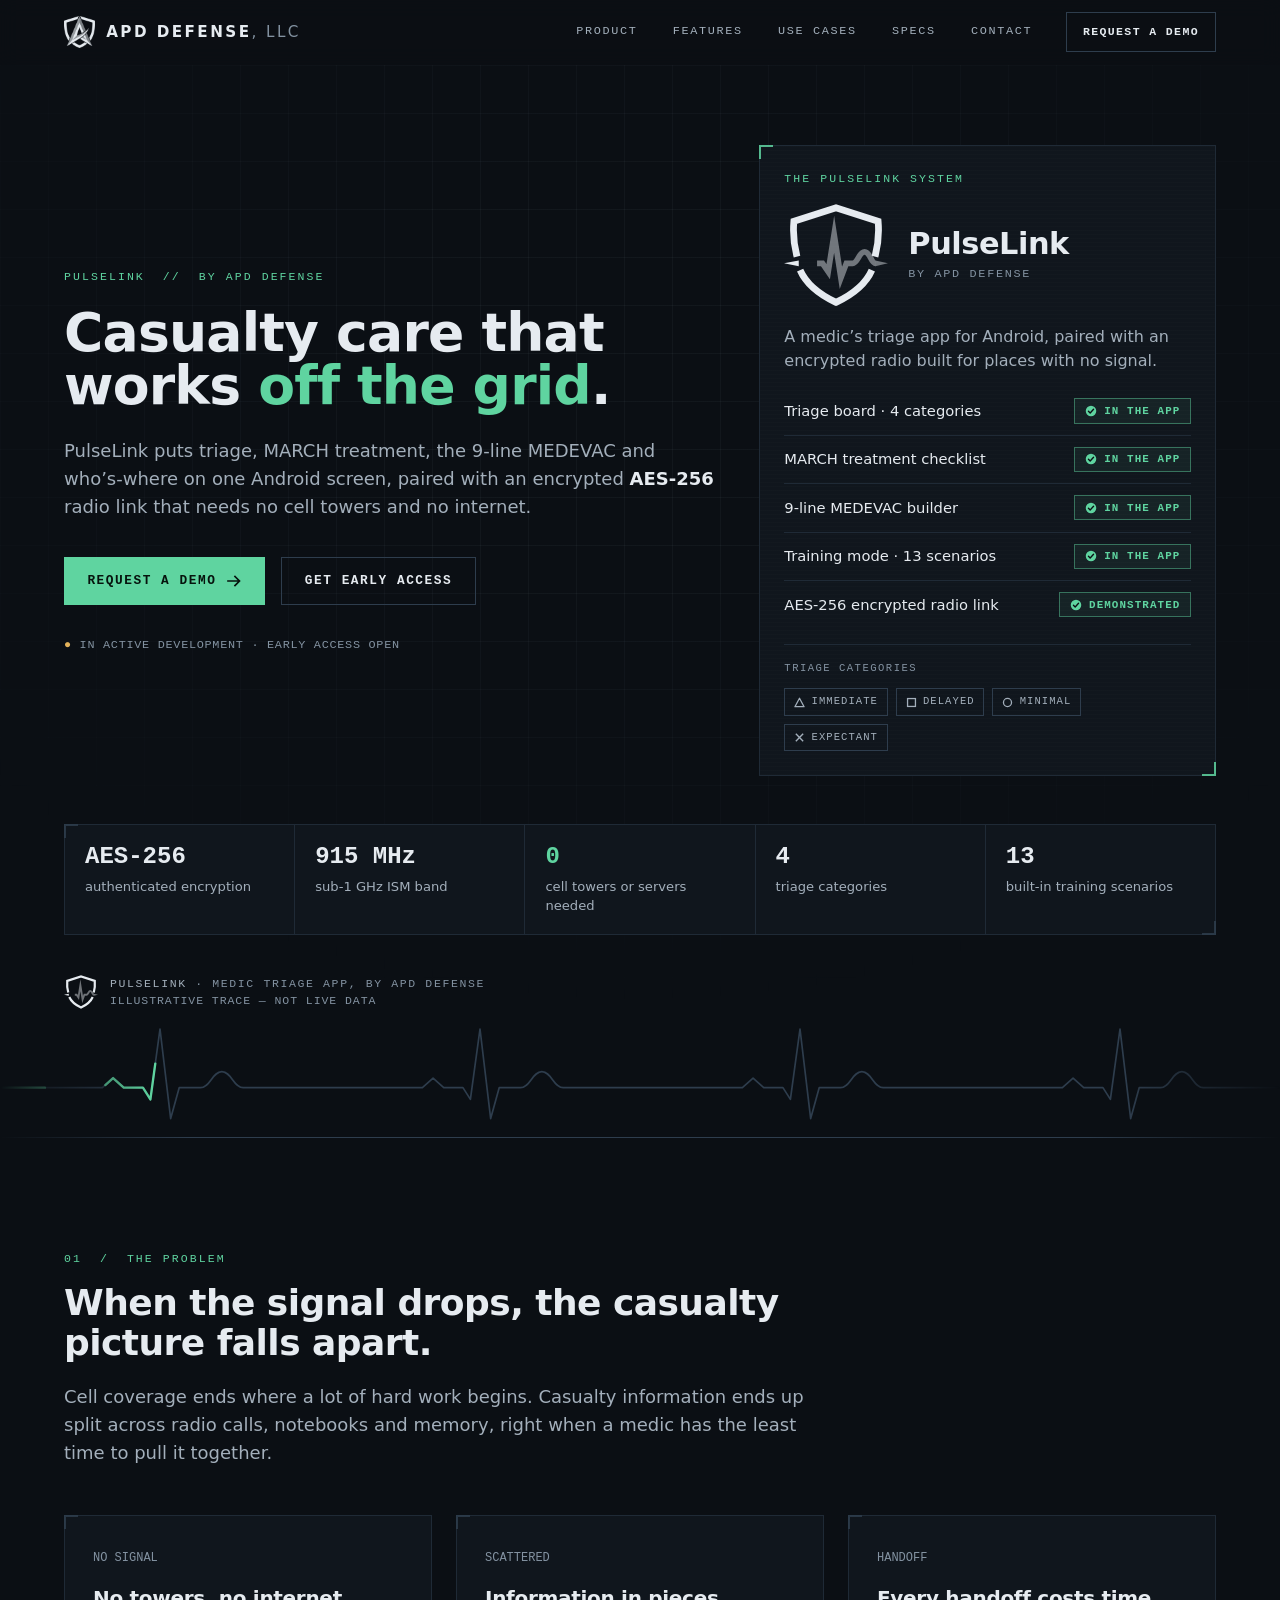
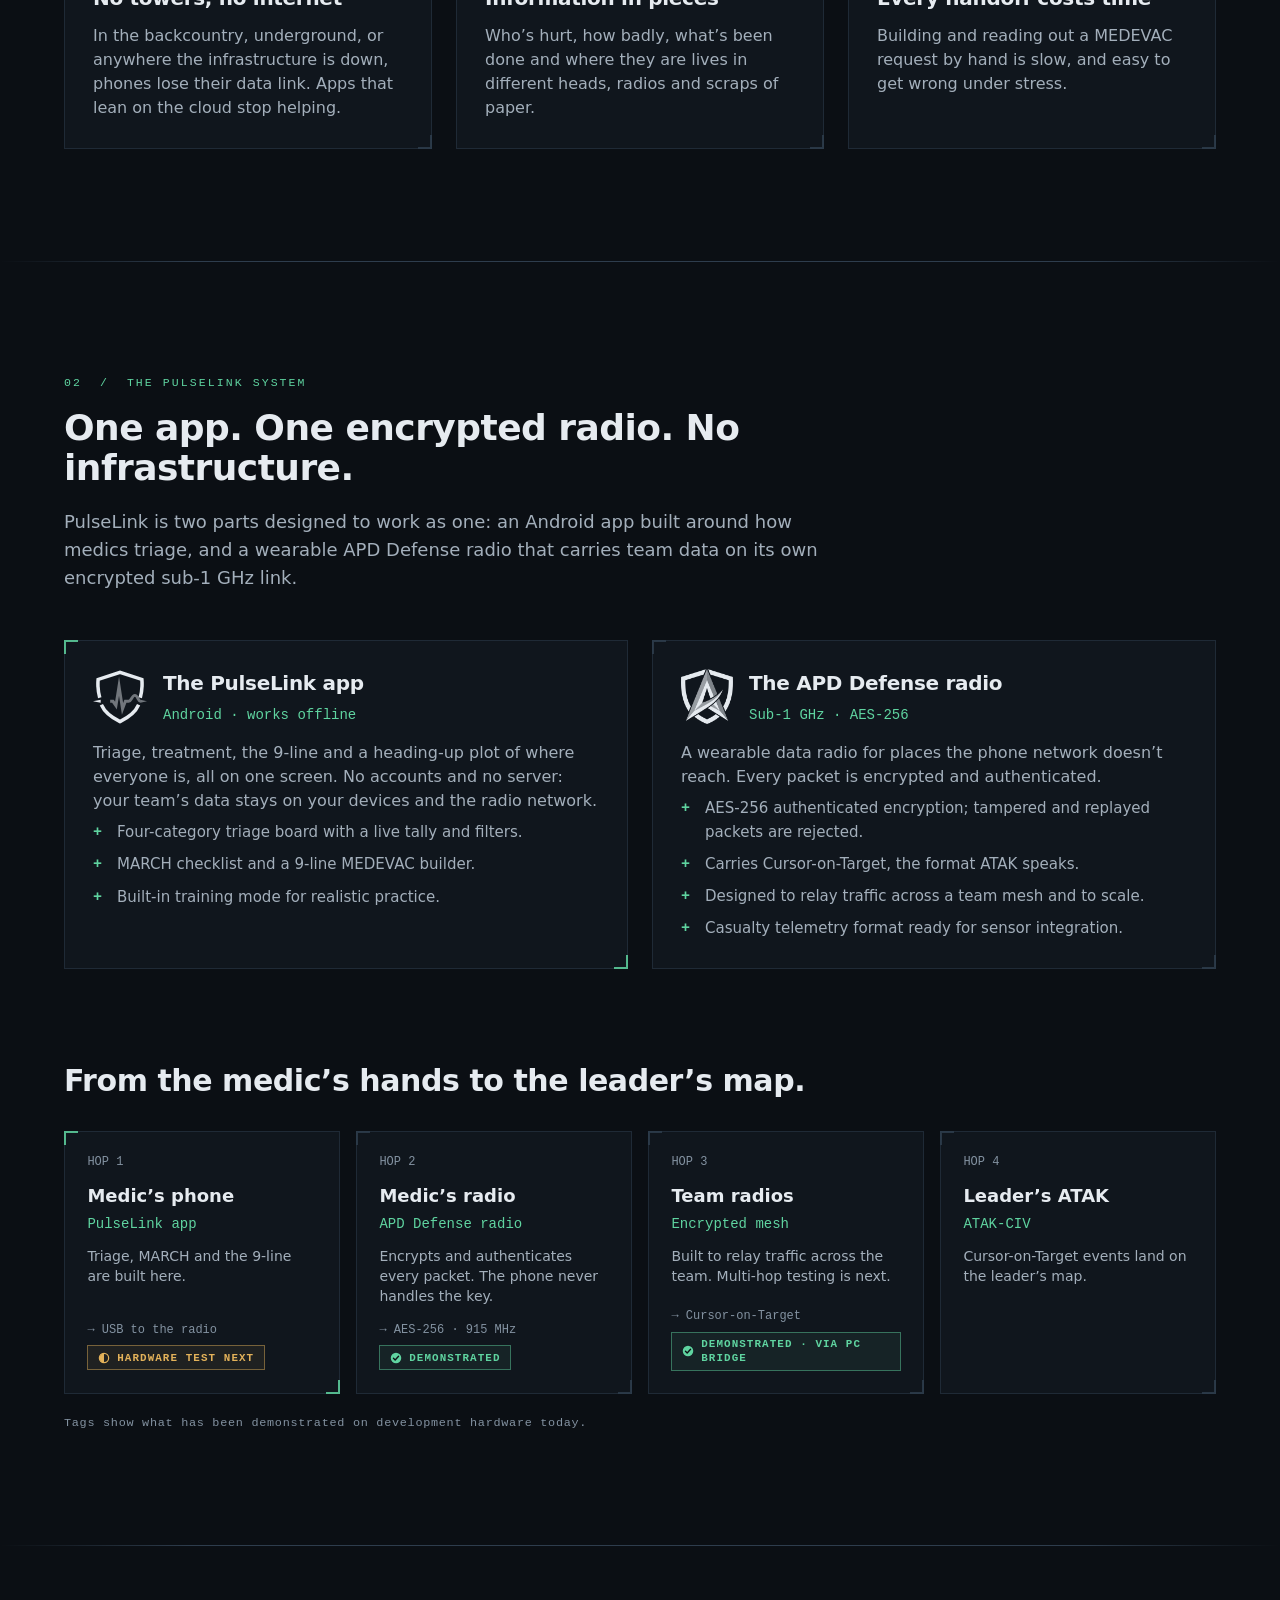
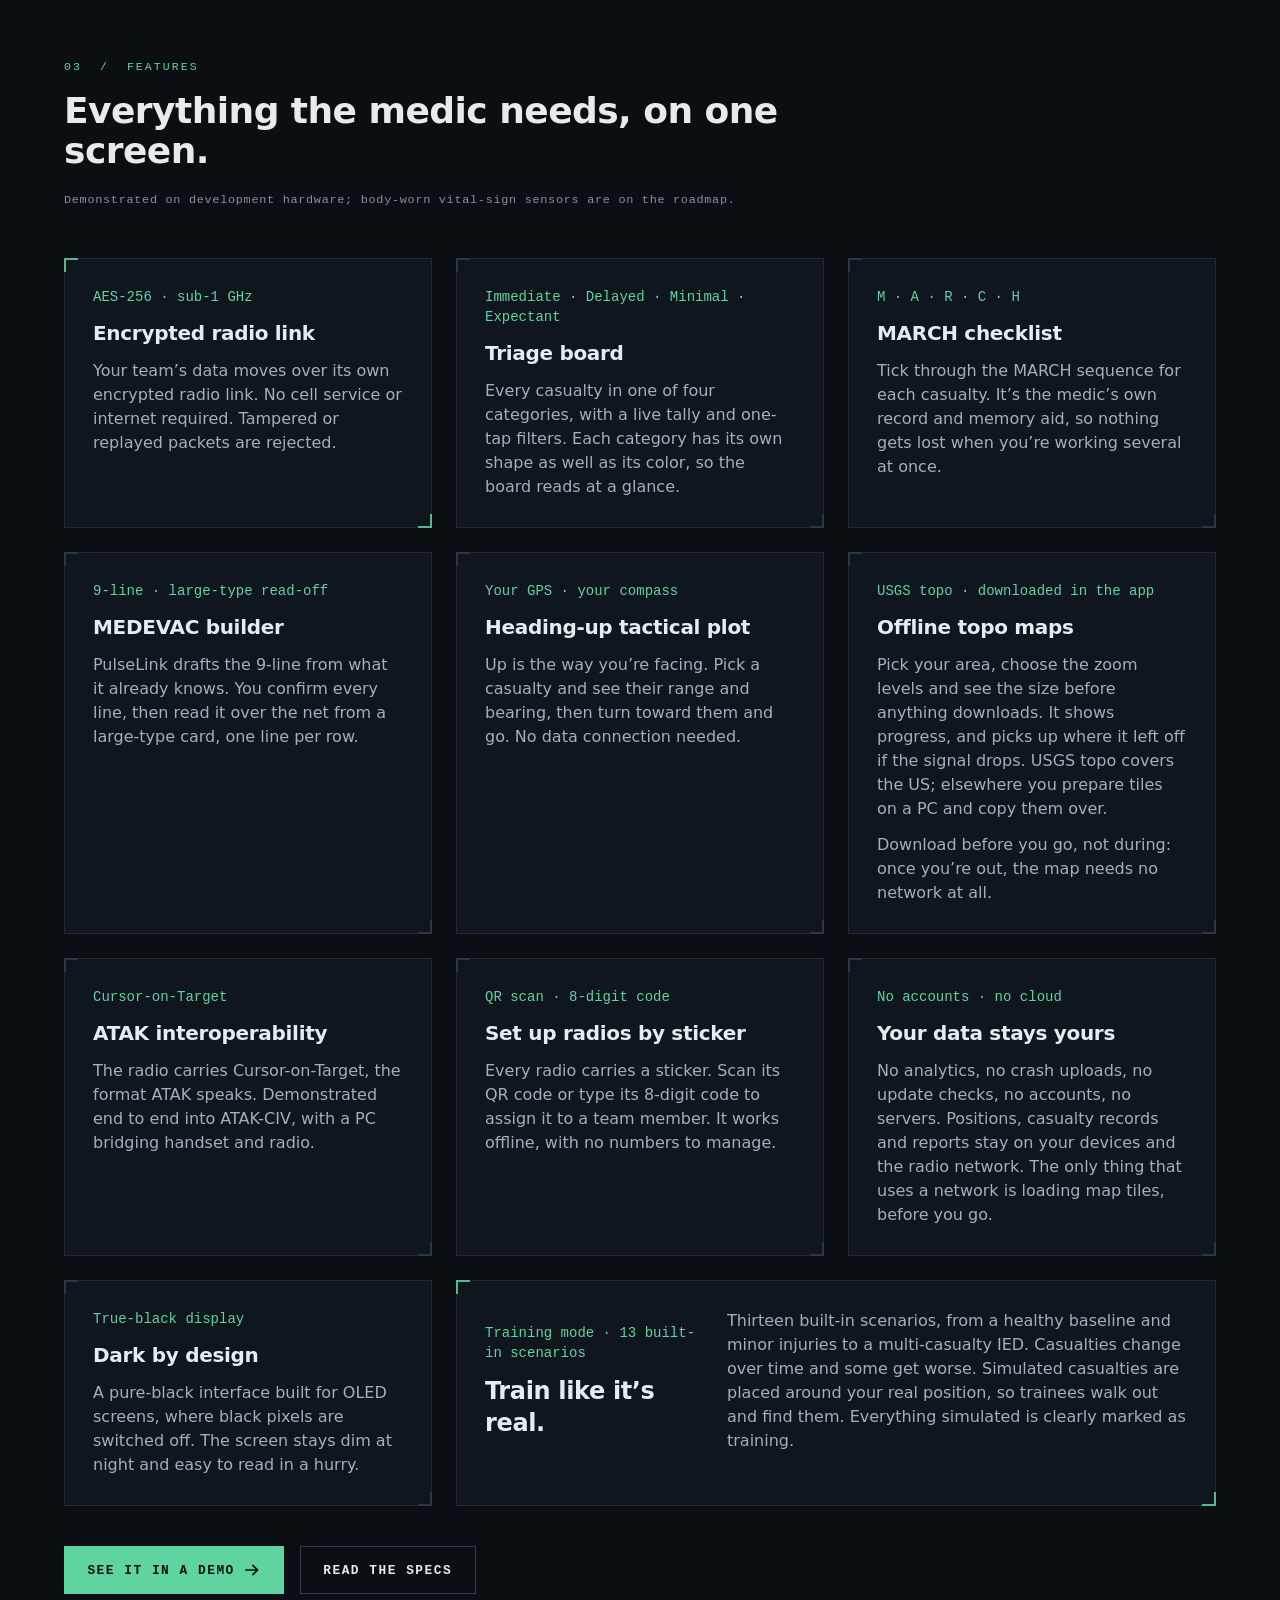
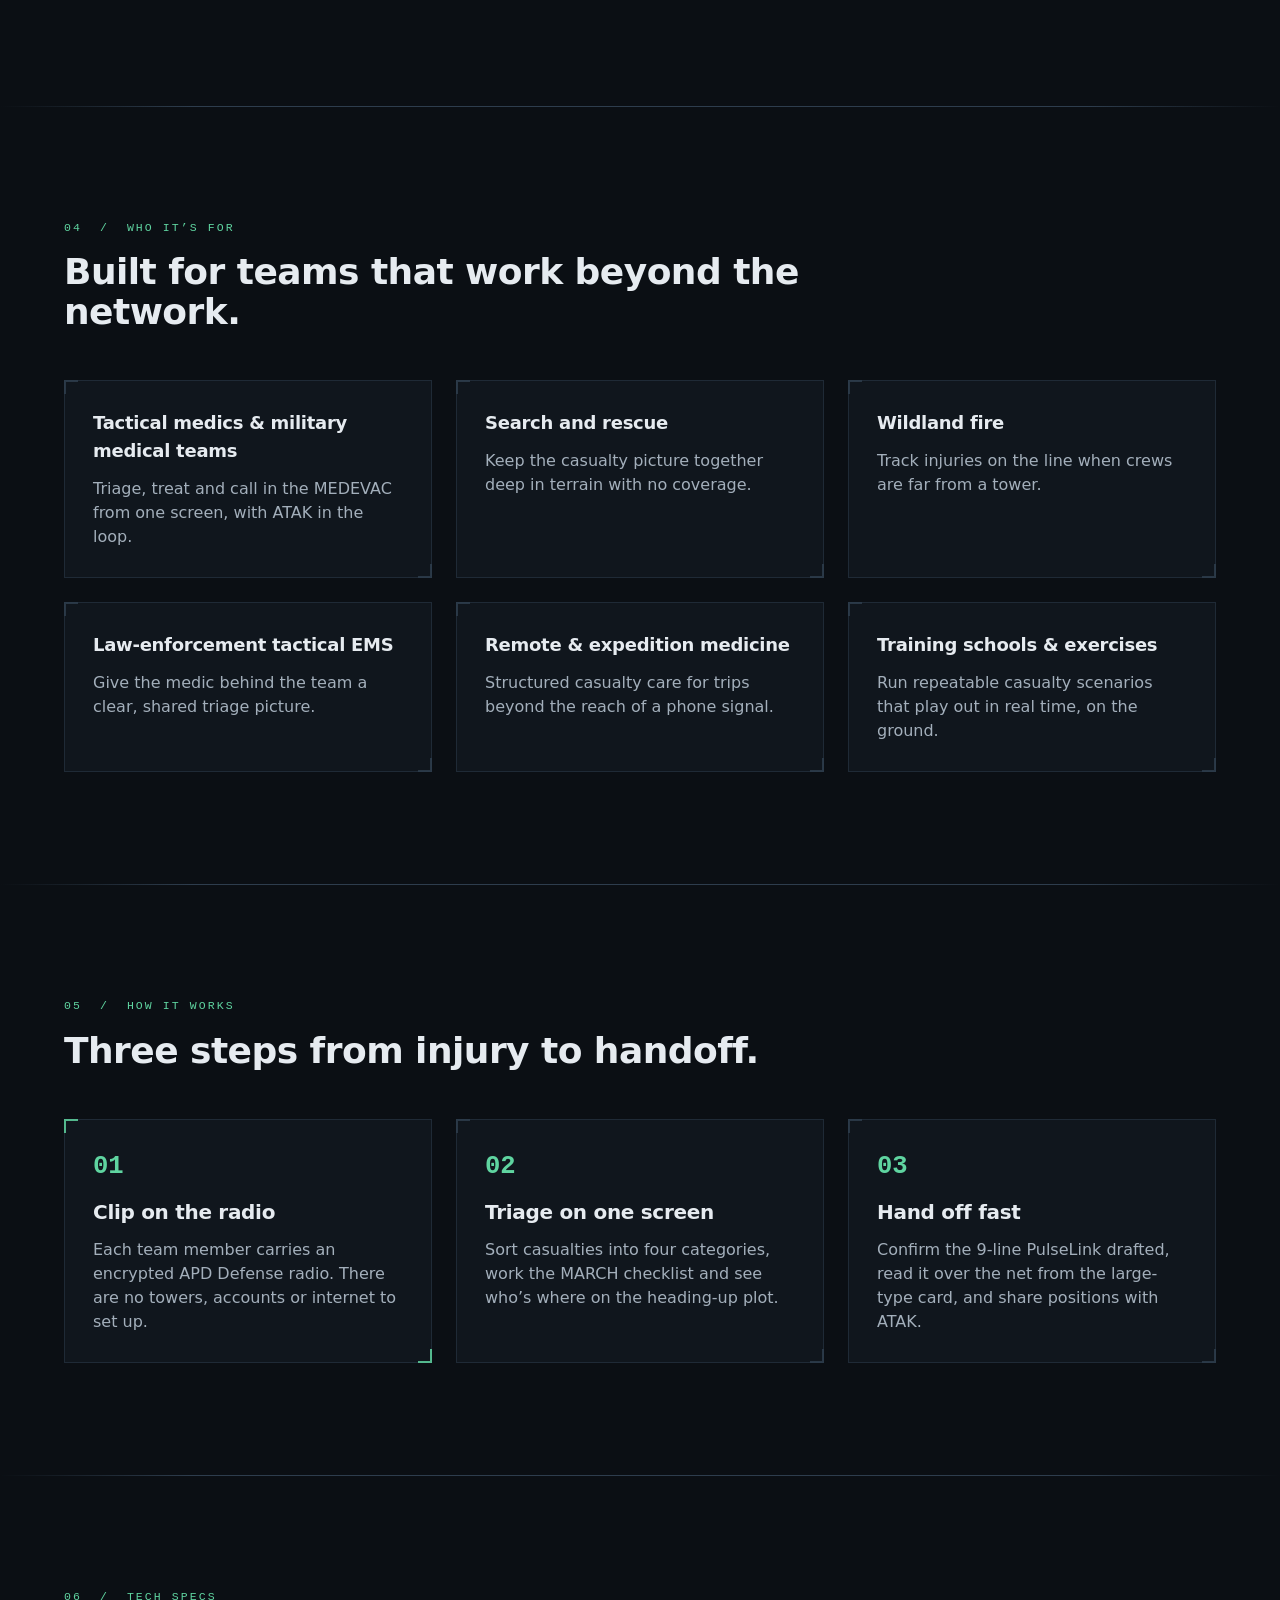
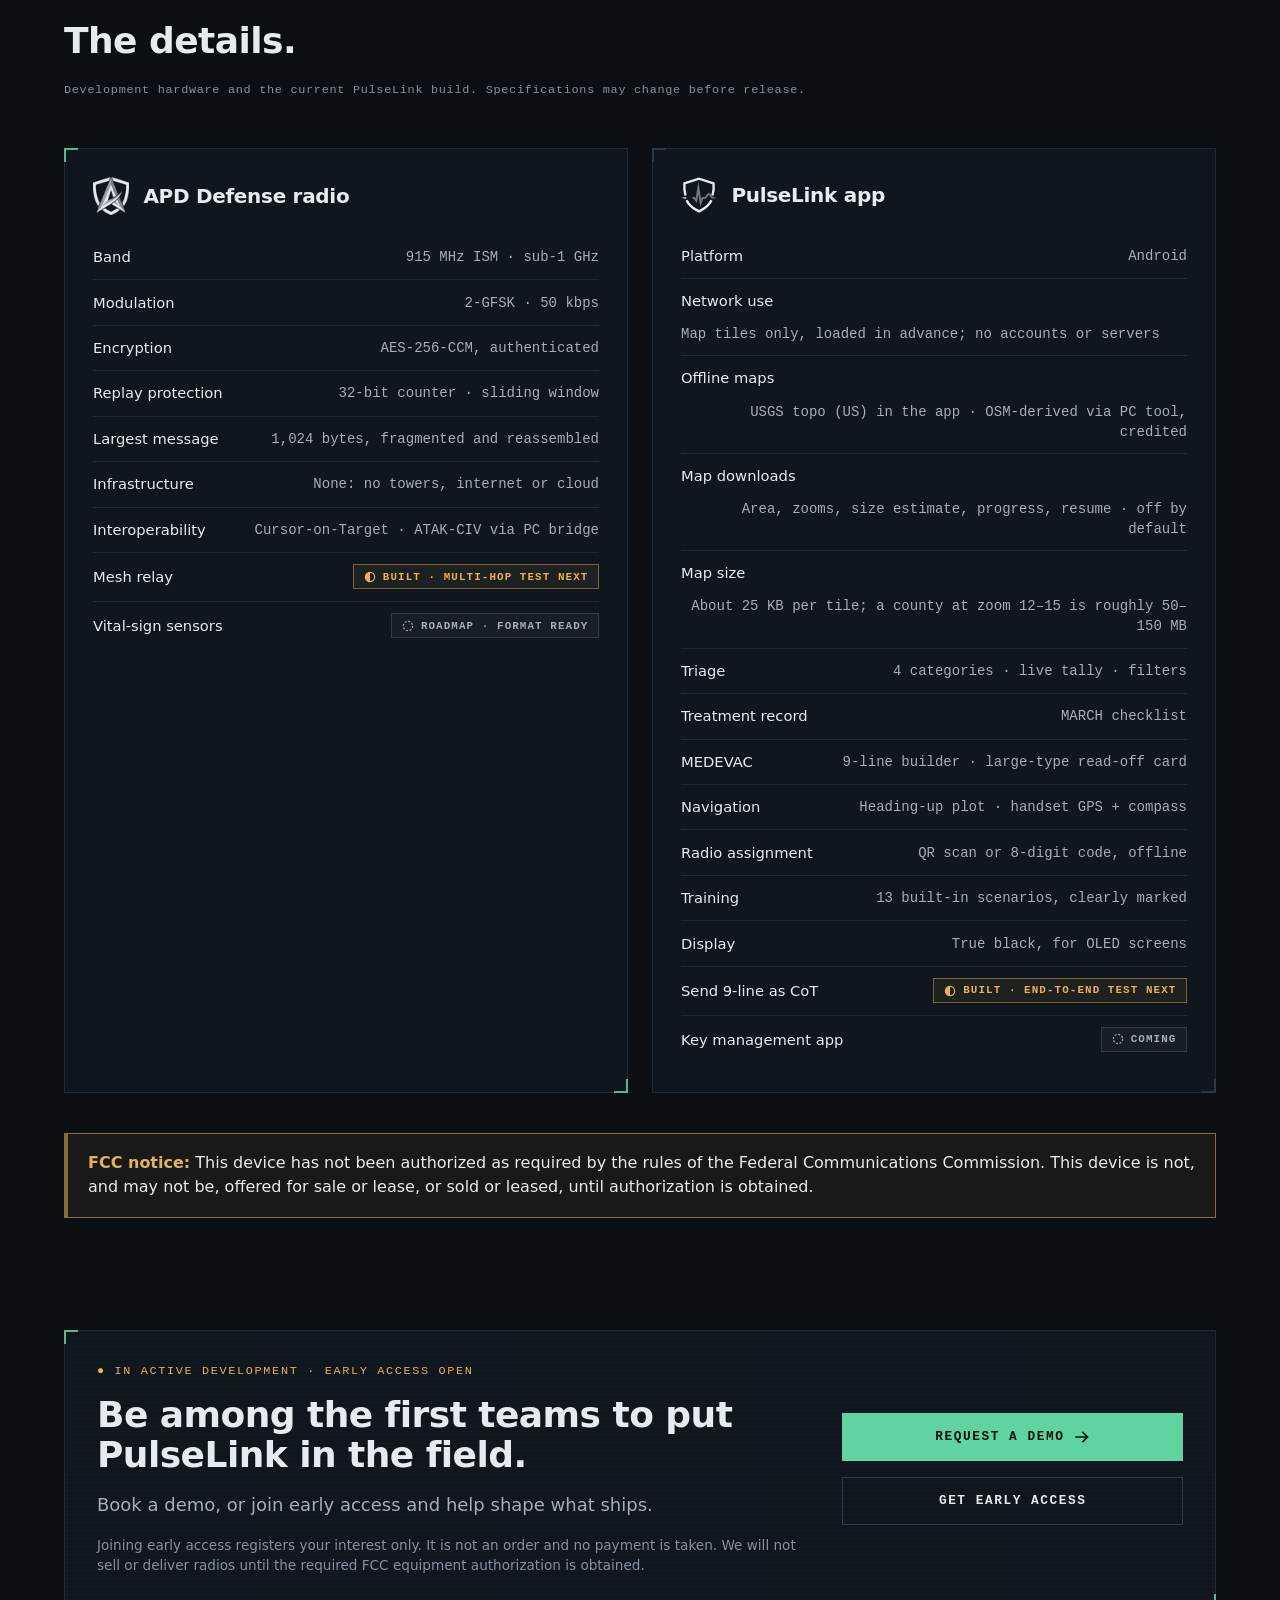
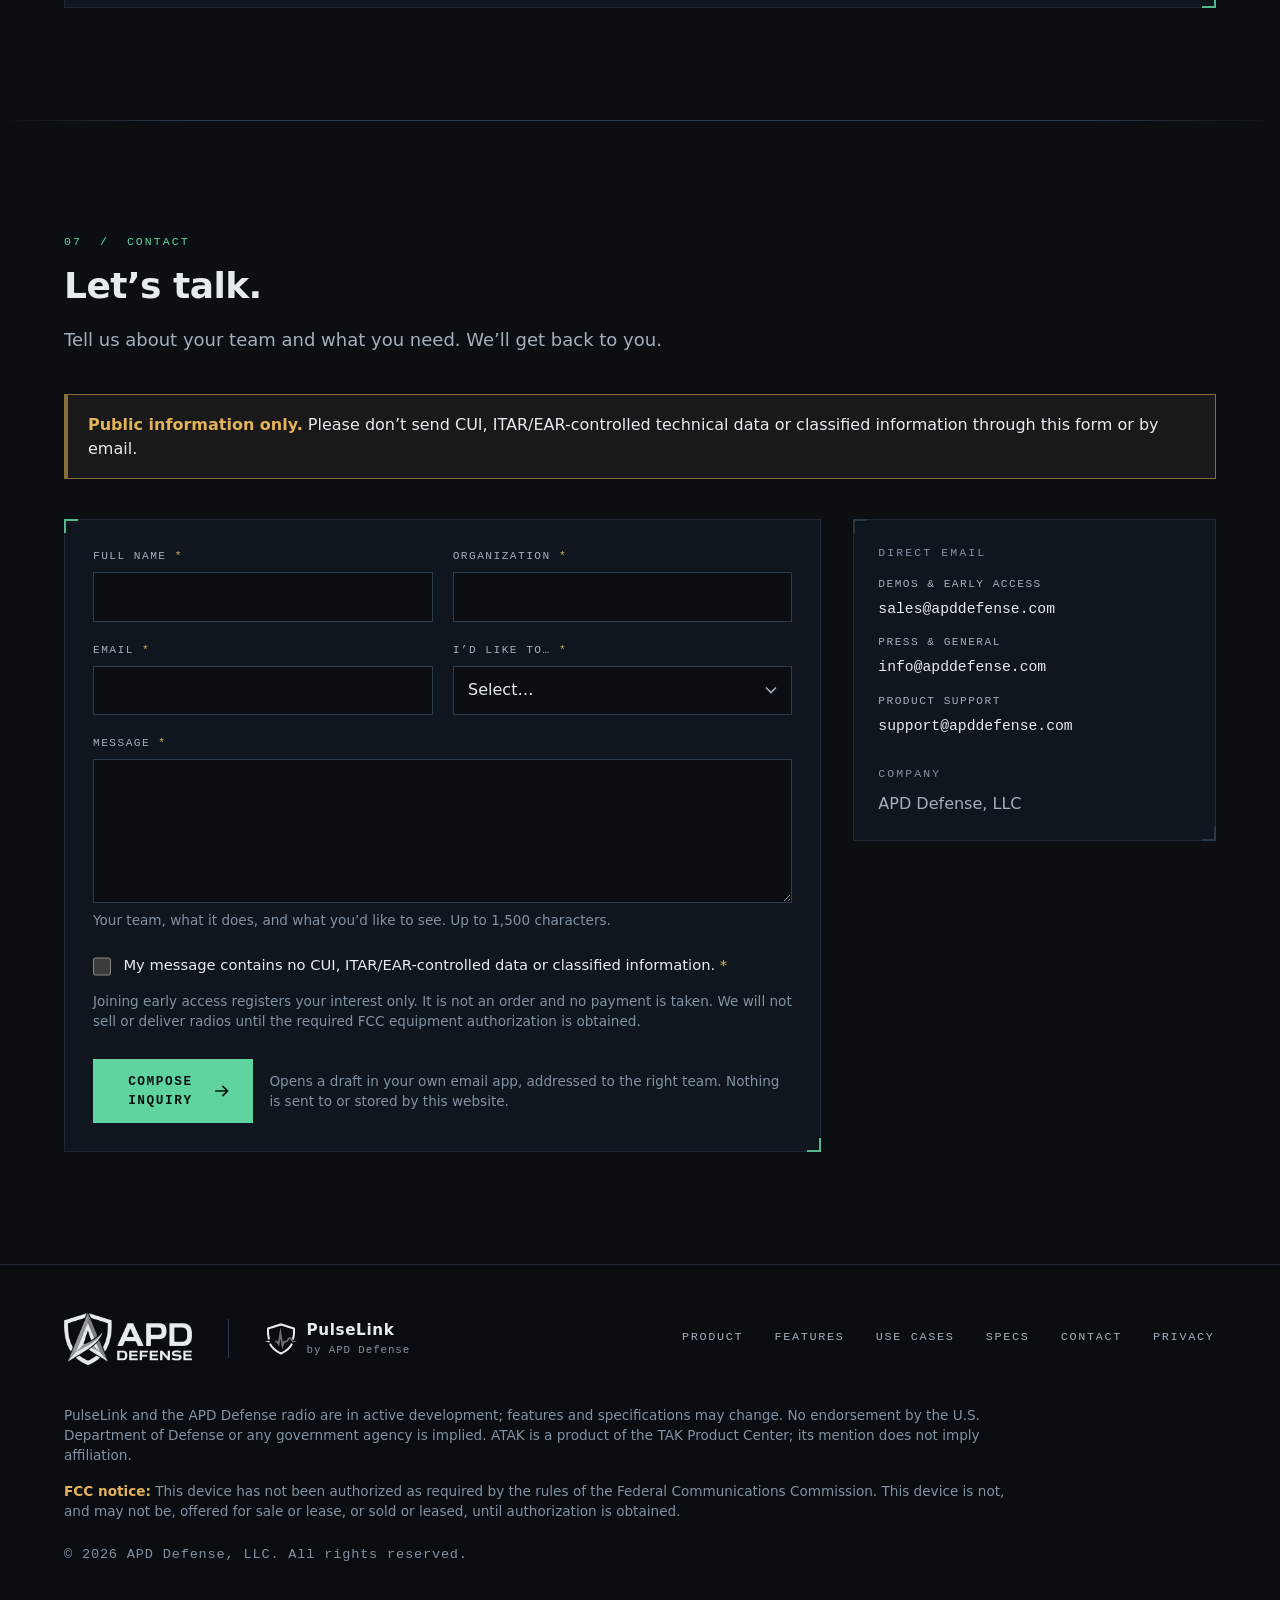
<file: index.html>
<!DOCTYPE html>
<html lang="en">
<head>
<meta charset="utf-8">
<meta name="viewport" content="width=device-width, initial-scale=1">
<title>PulseLink by APD Defense | Casualty Care That Works Off the Grid</title>
<meta name="description" content="PulseLink puts triage, MARCH treatment, the 9-line MEDEVAC and team positions on one Android screen, paired with an encrypted AES-256 radio that needs no cell service. In active development; early access open.">
<meta name="theme-color" content="#0B0F14">
<meta name="color-scheme" content="dark">
<meta name="referrer" content="strict-origin-when-cross-origin">

<!-- Canonical site URL: apddefense.com -->
<link rel="canonical" href="https://apddefense.com/">
<meta property="og:type" content="website">
<meta property="og:site_name" content="APD Defense, LLC">
<meta property="og:title" content="PulseLink by APD Defense | Casualty care that works off the grid">
<meta property="og:description" content="Triage, MARCH, the 9-line MEDEVAC and who's-where on one Android screen, over an encrypted radio link that needs no cell towers or internet. Early access open.">
<meta property="og:url" content="https://apddefense.com/">
<meta property="og:image" content="https://apddefense.com/assets/og-image.png">
<meta property="og:image:width" content="1200">
<meta property="og:image:height" content="630">
<meta property="og:image:alt" content="APD Defense logo">
<meta name="twitter:card" content="summary_large_image">

<!-- Favicon: APD Defense company mark (reversed for dark backgrounds) -->
<link rel="icon" type="image/png" href="assets/favicon.png">
<link rel="apple-touch-icon" href="assets/favicon.png">

<!-- Minimal inline base: if assets/site.css is missing the page still renders light text on a dark background. -->
<style>
  html, body { margin: 0; background: #0B0F14; color: #E6EBF0; font-family: "Segoe UI", system-ui, -apple-system, Roboto, Arial, sans-serif; line-height: 1.6; }
  a { color: #5FD4A0; }
  img, svg { max-width: 100%; }
  [hidden] { display: none !important; }
  /* ANIMATION TIMING - edit here; no rebuild needed EXCEPT where noted.
     PulseLink logo:
       --beat          one heartbeat, in seconds = 60 / bpm.   3s = 20 bpm   (2s = 30 bpm, 1s = 60 bpm)
       --sweep         how long the monitor takes to write the logo trace on each beat (the "scrolling speed").
                       The sweep's "writing finishes here" point is a literal 14% keyframe in
                       tailwind.input.css (= 0.42s of a 3s beat), so retiming the sweep DOES need a rebuild:
                       change --sweep here and the 14% (and the right tip's 13.3%) there together. It stopped
                       being a derived --sweep-end variable in site-v1.4.1, which fixed a Blink-only flash at
                       the loop point. The two shield pulses are pinned to the same 14% window, so they need
                       rescaling then too -- see the shield-beat comment in tailwind.input.css.
       --pulse-atrial  how far the shield swells on the FIRST pulse, as the sweep crosses the P wave (the
                       small early bump). 1 = no movement at all.
       --pulse-ventricular
                       the SECOND pulse, as the sweep crosses the R spike. Deliberately the larger of the
                       two, because the R spike is much the taller feature. These two are the only lub-dub
                       knobs that need no rebuild. WHEN each pulse fires is a percentage of the beat derived
                       from the trace's arc length; moving those would break the alignment they exist to
                       create, so tune presence with these amplitudes (or the decay), never with the timing.
     Page-wide hero EKG trace:
       --strip-period  one loop of the green pulse across the whole strip. Deliberately INDEPENDENT of --beat:
                       the hero traces continuously at its own speed, and retuning one never moves the other. */
  :root { --beat: 3s; --sweep: 0.42s; --strip-period: 2.667s; --pulse-atrial: 1.010; --pulse-ventricular: 1.034; }


</style>
<!-- Compiled Tailwind v3 + site styles (static, self-hosted). Source: tailwind.input.css / tailwind.config.js -->
<link rel="stylesheet" href="assets/site.css">
</head>

<body class="font-sans">
<a class="skip-link" href="#main">Skip to main content</a>

<!-- Reusable SVG symbols -->
<svg width="0" height="0" style="position:absolute" aria-hidden="true" focusable="false">
  <defs>
    <!-- PulseLink PRODUCT mark (shield + vitals), vector redraw of the reversed PulseLink app mark. Not the company logo.
         #pl-mark = static brand form; #pl-mark-sweep = the animated EKG-monitor sweep (used on the page).
         NOTE: only plain class selectors reach inside a <use> instance, so each animated layer has its own class. -->
    <symbol id="pl-mark" viewBox="0 0 100 100">
      <g fill="none" stroke="currentColor" stroke-width="6.5" stroke-linejoin="miter" stroke-miterlimit="8">
        <path d="M12.5 51.5C9.5 40.5 8.5 29 9.5 17.5L50 4.5 90.5 17.5C91.5 29 90.5 40.5 87.5 51.5"/>
        <path d="M15.5 64.5C21 77 33 87.5 50 95.5 67 87.5 79 77 84.5 64.5"/>
      </g>

      <g fill="currentColor" stroke="currentColor"><path fill="none" stroke-width="5.5" stroke-linejoin="miter" stroke-miterlimit="8" d="M14 58H17L22 51.5 27.5 58H37L42.5 66 48.2 30 54.7 72 60 58H66C71 58 72 47 77.5 47S83.5 58 88 58"/><path stroke="none" d="M0 58 14.2 55.25V60.75Z"/><path stroke="none" d="M100 58 87.8 55.25V60.75Z"/></g>
    </symbol>
    <symbol id="pl-mark-sweep" viewBox="0 0 100 100">
      <g fill="none" stroke="currentColor" stroke-width="6.5" stroke-linejoin="miter" stroke-miterlimit="8">
        <path d="M12.5 51.5C9.5 40.5 8.5 29 9.5 17.5L50 4.5 90.5 17.5C91.5 29 90.5 40.5 87.5 51.5"/>
        <path d="M15.5 64.5C21 77 33 87.5 50 95.5 67 87.5 79 77 84.5 64.5"/>
      </g>

      <g fill="currentColor" stroke="currentColor">
        <g class="mark-static"><path fill="none" stroke-width="5.5" stroke-linejoin="miter" stroke-miterlimit="8" d="M14 58H17L22 51.5 27.5 58H37L42.5 66 48.2 30 54.7 72 60 58H66C71 58 72 47 77.5 47S83.5 58 88 58"/><path stroke="none" d="M0 58 14.2 55.25V60.75Z"/><path stroke="none" d="M100 58 87.8 55.25V60.75Z"/></g>
        <path class="mark-old" pathLength="1" fill="none" stroke-width="5.5" stroke-linejoin="miter" stroke-miterlimit="8" d="M14 58H17L22 51.5 27.5 58H37L42.5 66 48.2 30 54.7 72 60 58H66C71 58 72 47 77.5 47S83.5 58 88 58"/>
        <path class="mark-new" pathLength="1" fill="none" stroke-width="5.5" stroke-linejoin="miter" stroke-miterlimit="8" d="M14 58H17L22 51.5 27.5 58H37L42.5 66 48.2 30 54.7 72 60 58H66C71 58 72 47 77.5 47S83.5 58 88 58"/>
        <path class="mark-tip-l" stroke="none" d="M0 58 14.2 55.25V60.75Z"/><path class="mark-tip-r" stroke="none" d="M100 58 87.8 55.25V60.75Z"/>
      </g>
    </symbol>


    <symbol id="i-verified" viewBox="0 0 16 16"><circle cx="8" cy="8" r="7" fill="currentColor"/><path d="M4.6 8.3l2.3 2.3 4.5-4.9" fill="none" stroke="#0B0F14" stroke-width="1.8" stroke-linecap="round" stroke-linejoin="round"/></symbol>
    <symbol id="i-partial" viewBox="0 0 16 16"><circle cx="8" cy="8" r="6.2" fill="none" stroke="currentColor" stroke-width="1.6"/><path d="M8 1.8a6.2 6.2 0 0 0 0 12.4z" fill="currentColor"/></symbol>
    <symbol id="i-intent" viewBox="0 0 16 16"><path d="M8 1.6 14 4v4.2c0 3-2.3 5.2-6 6.3-3.7-1.1-6-3.3-6-6.3V4z" fill="none" stroke="currentColor" stroke-width="1.5" stroke-linejoin="round"/></symbol>
    <symbol id="i-roadmap" viewBox="0 0 16 16"><circle cx="8" cy="8" r="6.2" fill="none" stroke="currentColor" stroke-width="1.6" stroke-dasharray="2.6 2.2"/></symbol>
    <symbol id="i-arrow" viewBox="0 0 16 16"><path d="M2 8h11M9 3.5 13.5 8 9 12.5" fill="none" stroke="currentColor" stroke-width="1.7" stroke-linecap="square"/></symbol>
  </defs>
</svg>

<!-- Preview ribbon: hidden in the markup; the script shows it only while SITE_CONFIG.PREVIEW_MODE is true -->
<div class="preview-ribbon" id="preview-ribbon" role="note" hidden>
  Preview draft &mdash; not yet approved for publication
</div>

<!-- ============================ HEADER / NAV ============================ -->
<header class="site-header" id="site-header">
  <div class="wrap flex items-center justify-between h-16">
    <a href="#top" class="brand" aria-label="APD Defense, LLC - home">
      <img src="assets/apd-defense-mark.png" width="31" height="32" alt="" decoding="async">
      <span class="brand-name">APD&nbsp;Defense<span class="hidden sm:inline">, LLC</span></span>
    </a>

    <nav aria-label="Primary" class="hidden md:flex items-center gap-8">
      <a class="nav-link" href="#system">Product</a>
      <a class="nav-link" href="#features">Features</a>
      <a class="nav-link" href="#use-cases">Use cases</a>
      <a class="nav-link" href="#specs">Specs</a>
      <a class="nav-link" href="#contact">Contact</a>
      <a class="btn btn-ghost" style="min-height:2.5rem;padding:.5rem 1rem;font-size:.72rem" href="#contact" data-inquiry="demo">Request a Demo</a>
    </nav>

    <button type="button" class="icon-btn md:hidden" id="nav-toggle" aria-expanded="false" aria-controls="mobile-nav">
      <span class="sr-only" style="position:absolute;width:1px;height:1px;overflow:hidden;clip:rect(0,0,0,0)">Menu</span>
      <svg width="20" height="20" viewBox="0 0 20 20" aria-hidden="true" focusable="false"><path id="nav-toggle-icon" d="M2 5h16M2 10h16M2 15h16" fill="none" stroke="currentColor" stroke-width="1.7"/></svg>
    </button>
  </div>

  <nav aria-label="Mobile" id="mobile-nav" class="md:hidden" hidden>
    <div class="wrap flex flex-col gap-1 pb-5 pt-1" style="border-top:1px solid var(--line)">
      <a class="nav-link" style="padding:.9rem 0" href="#system">Product</a>
      <a class="nav-link" style="padding:.9rem 0" href="#features">Features</a>
      <a class="nav-link" style="padding:.9rem 0" href="#use-cases">Use cases</a>
      <a class="nav-link" style="padding:.9rem 0" href="#how-it-works">How it works</a>
      <a class="nav-link" style="padding:.9rem 0" href="#specs">Specs</a>
      <a class="nav-link" style="padding:.9rem 0" href="#contact" data-inquiry="demo">Request a Demo</a>
    </div>
  </nav>
</header>

<main id="main">

<!-- ================================ HERO ================================ -->
<section id="top" class="relative overflow-hidden !pt-14 !pb-0 sm:!pt-20" style="position:relative" aria-labelledby="hero-title">
  <div class="grid-tex" aria-hidden="true"></div>

  <div class="wrap relative grid gap-12 lg:grid-cols-12 lg:gap-10 items-center" style="position:relative">
    <div class="lg:col-span-7">
      <p class="eyebrow reveal">PulseLink &nbsp;//&nbsp; by APD Defense</p>

      <h1 id="hero-title" class="reveal mt-5 text-[2rem] sm:text-5xl lg:text-[3.35rem] font-semibold text-fg" style="--d:60ms">
        Casualty care that works <span style="color:var(--accent)">off the grid</span>.
      </h1>

      <p class="lede reveal mt-6 text-lg max-w-2xl" style="--d:120ms">
        PulseLink puts triage, MARCH treatment, the 9-line MEDEVAC and who&rsquo;s-where on one Android screen,
        paired with an encrypted <strong class="text-fg" style="color:var(--text)">AES-256</strong> radio link that needs no cell towers and no internet.
      </p>

      <div class="reveal mt-9 flex flex-col sm:flex-row gap-4" style="--d:180ms">
        <a class="btn btn-primary" href="#contact" data-inquiry="demo">Request a Demo
          <svg width="16" height="16" aria-hidden="true" focusable="false"><use href="#i-arrow"/></svg></a>
        <a class="btn btn-ghost" href="#contact" data-inquiry="early">Get Early Access</a>
      </div>

      <p class="reveal mt-8 mono text-xs" style="--d:240ms;color:var(--dim);font-size:.74rem;letter-spacing:.06em">
        <span class="blink" style="color:var(--amber)" aria-hidden="true">&#9679;</span>
        IN ACTIVE DEVELOPMENT &middot; EARLY ACCESS OPEN
      </p>
    </div>

    <!-- PulseLink system card: keeps the animated mark -->
    <aside class="lg:col-span-5 reveal" style="--d:200ms" aria-labelledby="pl-title">
      <div class="panel brk p-6 sm:p-7" style="padding:1.5rem">
        <div class="scanlines" aria-hidden="true"></div>
        <div class="relative" style="position:relative">
          <p class="eyebrow" style="margin:0">The PulseLink system</p>
          <div style="display:flex;align-items:center;gap:1.25rem;margin-top:1rem">
            <svg class="pl-mark" width="104" height="104" style="color:var(--text)" role="img" aria-label="PulseLink logo"><use href="#pl-mark-sweep"/></svg>
            <div>
              <h2 id="pl-title" class="font-semibold" style="margin:0;font-size:1.9rem;line-height:1.1">PulseLink</h2>
              <p class="mono" style="margin:.35rem 0 0;color:var(--dim);font-size:.74rem;letter-spacing:.14em;text-transform:uppercase">by APD Defense</p>
            </div>
          </div>
          <p style="margin:1.1rem 0 0;color:var(--muted)">A medic&rsquo;s triage app for Android, paired with an encrypted radio built for places with no signal.</p>

          <div style="margin-top:.9rem">
            <div class="status-row"><span class="status-name">Triage board &middot; 4 categories</span>
              <span class="tag tag-verified"><svg width="12" height="12" aria-hidden="true"><use href="#i-verified"/></svg>In the app</span></div>
            <div class="status-row"><span class="status-name">MARCH treatment checklist</span>
              <span class="tag tag-verified"><svg width="12" height="12" aria-hidden="true"><use href="#i-verified"/></svg>In the app</span></div>
            <div class="status-row"><span class="status-name">9-line MEDEVAC builder</span>
              <span class="tag tag-verified"><svg width="12" height="12" aria-hidden="true"><use href="#i-verified"/></svg>In the app</span></div>
            <div class="status-row"><span class="status-name">Training mode &middot; 13 scenarios</span>
              <span class="tag tag-verified"><svg width="12" height="12" aria-hidden="true"><use href="#i-verified"/></svg>In the app</span></div>
            <div class="status-row"><span class="status-name">AES-256 encrypted radio link</span>
              <span class="tag tag-verified"><svg width="12" height="12" aria-hidden="true"><use href="#i-verified"/></svg>Demonstrated</span></div>
          </div>

          <div style="margin-top:1rem;padding-top:1rem;border-top:1px solid var(--line)">
            <p class="mono" style="margin:0;font-size:.66rem;letter-spacing:.14em;text-transform:uppercase;color:var(--dim)">Triage categories</p>
            <ul class="idme" aria-label="Triage categories used in PulseLink">
              <li><svg width="11" height="11" viewBox="0 0 12 12" aria-hidden="true"><path d="M6 1.4 11 10.6H1z" fill="none" stroke="currentColor" stroke-width="1.4" stroke-linejoin="round"/></svg>Immediate</li>
              <li><svg width="11" height="11" viewBox="0 0 12 12" aria-hidden="true"><rect x="1.7" y="1.7" width="8.6" height="8.6" fill="none" stroke="currentColor" stroke-width="1.4"/></svg>Delayed</li>
              <li><svg width="11" height="11" viewBox="0 0 12 12" aria-hidden="true"><circle cx="6" cy="6" r="4.4" fill="none" stroke="currentColor" stroke-width="1.4"/></svg>Minimal</li>
              <li><svg width="11" height="11" viewBox="0 0 12 12" aria-hidden="true"><path d="M2 2l8 8M10 2l-8 8" fill="none" stroke="currentColor" stroke-width="1.5"/></svg>Expectant</li>
            </ul>
          </div>
        </div>
      </div>
    </aside>

  </div>

  <!-- Spec strip. Every figure traces to a source file; see website-marketing-research.md. -->
  <div class="wrap" style="margin-top:3rem;position:relative">
    <ul class="panel brk brk-slate reveal grid grid-cols-2 lg:grid-cols-5" style="list-style:none;margin:0;padding:0;gap:1px;background:var(--line)" aria-label="Key specifications">
      <li style="background:var(--panel);padding:1.1rem 1.25rem"><span class="mono" style="display:block;font-size:1.5rem;font-weight:700;color:var(--text);line-height:1.2">AES-256</span><span style="display:block;margin-top:.3rem;font-size:.82rem;color:var(--muted)">authenticated encryption</span></li>
      <li style="background:var(--panel);padding:1.1rem 1.25rem"><span class="mono" style="display:block;font-size:1.5rem;font-weight:700;color:var(--text);line-height:1.2">915&nbsp;MHz</span><span style="display:block;margin-top:.3rem;font-size:.82rem;color:var(--muted)">sub-1&nbsp;GHz ISM band</span></li>
      <li style="background:var(--panel);padding:1.1rem 1.25rem"><span class="mono" style="display:block;font-size:1.5rem;font-weight:700;color:var(--accent);line-height:1.2">0</span><span style="display:block;margin-top:.3rem;font-size:.82rem;color:var(--muted)">cell towers or servers needed</span></li>
      <li style="background:var(--panel);padding:1.1rem 1.25rem"><span class="mono" style="display:block;font-size:1.5rem;font-weight:700;color:var(--text);line-height:1.2">4</span><span style="display:block;margin-top:.3rem;font-size:.82rem;color:var(--muted)">triage categories</span></li>
      <li class="col-span-2 lg:col-span-1" style="background:var(--panel);padding:1.1rem 1.25rem"><span class="mono" style="display:block;font-size:1.5rem;font-weight:700;color:var(--text);line-height:1.2">13</span><span style="display:block;margin-top:.3rem;font-size:.82rem;color:var(--muted)">built-in training scenarios</span></li>
    </ul>
  </div>

  <!-- Animated vitals trace: the PulseLink product motif -->
  <div class="wrap" style="margin-top:2.5rem">

    <div class="reveal" style="display:flex;align-items:center;gap:.75rem">
      <svg class="pl-mark" width="34" height="34" style="color:var(--text)" role="img" aria-label="PulseLink logo"><use href="#pl-mark-sweep"/></svg>
      <p class="mono" style="margin:0;font-size:.72rem;letter-spacing:.14em;text-transform:uppercase;color:var(--muted);line-height:1.5">PulseLink <span style="color:var(--dim)">&middot; medic triage app, by APD Defense</span><br><span style="color:var(--dim);letter-spacing:.08em">Illustrative trace &mdash; not live data</span></p>
    </div>
  </div>
  <div class="relative" style="position:relative;margin-top:.5rem" aria-hidden="true">
    <svg class="ecg" viewBox="0 0 1200 120" preserveAspectRatio="xMidYMid slice" focusable="false">
      <defs>
        <linearGradient id="ecg-fade" x1="0" x2="1" y1="0" y2="0">
          <stop offset="0" stop-color="#fff" stop-opacity="0"/><stop offset=".12" stop-color="#fff"/>
          <stop offset=".88" stop-color="#fff"/><stop offset="1" stop-color="#fff" stop-opacity="0"/>
        </linearGradient>
        <mask id="ecg-mask"><rect width="1200" height="120" fill="url(#ecg-fade)"/></mask>
        <path id="ecg-path" pathLength="1000" d="M0 70H96l10-9 10 9h18l7 11 9-66 10 84 8-29h20c9 0 11-15 20-15s11 15 20 15H396l10-9 10 9h18l7 11 9-66 10 84 8-29h20c9 0 11-15 20-15s11 15 20 15H696l10-9 10 9h18l7 11 9-66 10 84 8-29h20c9 0 11-15 20-15s11 15 20 15H996l10-9 10 9h18l7 11 9-66 10 84 8-29h20c9 0 11-15 20-15s11 15 20 15h72"/>
      </defs>
      <g mask="url(#ecg-mask)" fill="none" stroke-width="1.6" stroke-linejoin="round" stroke-linecap="round">
        <use href="#ecg-path" class="ecg-base"/>
        <use href="#ecg-path" class="ecg-pulse" stroke-width="2.2"/>
      </g>
    </svg>
  </div>
  <hr class="rule">
</section>

<!-- ============================== PROBLEM ============================== -->
<section id="problem" class="!py-20 sm:!py-28" aria-labelledby="problem-title">
  <div class="wrap">
    <div class="max-w-3xl">
      <p class="eyebrow reveal">01 &nbsp;/&nbsp; The problem</p>
      <h2 id="problem-title" class="reveal mt-4 text-3xl sm:text-4xl font-semibold" style="--d:60ms">When the signal drops, the casualty picture falls apart.</h2>
      <p class="lede reveal mt-5 text-lg" style="--d:120ms">
        Cell coverage ends where a lot of hard work begins. Casualty information ends up split across radio calls,
        notebooks and memory, right when a medic has the least time to pull it together.
      </p>
    </div>

    <div class="mt-12 grid gap-6 lg:grid-cols-3">
      <article class="panel brk brk-slate card reveal p-7" style="padding:1.75rem" aria-labelledby="p1-title">
        <span class="mono text-xs" style="color:var(--dim)">NO&nbsp;SIGNAL</span>
        <h3 id="p1-title" class="mt-4 text-xl font-semibold">No towers, no internet</h3>
        <p class="mt-3" style="color:var(--muted)">In the backcountry, underground, or anywhere the infrastructure is down, phones lose their data link. Apps that lean on the cloud stop helping.</p>
      </article>
      <article class="panel brk brk-slate card reveal p-7" style="padding:1.75rem;--d:90ms" aria-labelledby="p2-title">
        <span class="mono text-xs" style="color:var(--dim)">SCATTERED</span>
        <h3 id="p2-title" class="mt-4 text-xl font-semibold">Information in pieces</h3>
        <p class="mt-3" style="color:var(--muted)">Who&rsquo;s hurt, how badly, what&rsquo;s been done and where they are lives in different heads, radios and scraps of paper.</p>
      </article>
      <article class="panel brk brk-slate card reveal p-7" style="padding:1.75rem;--d:180ms" aria-labelledby="p3-title">
        <span class="mono text-xs" style="color:var(--dim)">HANDOFF</span>
        <h3 id="p3-title" class="mt-4 text-xl font-semibold">Every handoff costs time</h3>
        <p class="mt-3" style="color:var(--muted)">Building and reading out a MEDEVAC request by hand is slow, and easy to get wrong under stress.</p>
      </article>
    </div>
  </div>
</section>

<hr class="rule">

<!-- ============================== SYSTEM ============================== -->
<section id="system" class="!py-20 sm:!py-28" aria-labelledby="system-title">
  <div class="wrap">
    <div class="max-w-3xl">
      <p class="eyebrow reveal">02 &nbsp;/&nbsp; The PulseLink system</p>
      <h2 id="system-title" class="reveal mt-4 text-3xl sm:text-4xl font-semibold" style="--d:60ms">One app. One encrypted radio. No infrastructure.</h2>
      <p class="lede reveal mt-5 text-lg" style="--d:120ms">
        PulseLink is two parts designed to work as one: an Android app built around how medics triage,
        and a wearable APD Defense radio that carries team data on its own encrypted sub-1&nbsp;GHz link.
      </p>
    </div>

    <div class="mt-12 grid gap-6 lg:grid-cols-2">
      <article class="panel brk card reveal p-7" style="padding:1.75rem" aria-labelledby="s1-title">
        <div style="display:flex;align-items:center;gap:1rem">
          <svg class="pl-mark" width="54" height="54" style="color:var(--text)" role="img" aria-label="PulseLink logo"><use href="#pl-mark-sweep"/></svg>
          <div>
            <h3 id="s1-title" class="text-xl font-semibold" style="margin:0">The PulseLink app</h3>
            <p class="mono mt-2 text-sm" style="color:var(--accent);margin-bottom:0">Android &middot; works offline</p>
          </div>
        </div>
        <p class="mt-4" style="color:var(--muted)">Triage, treatment, the 9-line and a heading-up plot of where everyone is, all on one screen. No accounts and no server: your team&rsquo;s data stays on your devices and the radio network.</p>
        <ul class="facts built">
          <li>Four-category triage board with a live tally and filters.</li>
          <li>MARCH checklist and a 9-line MEDEVAC builder.</li>
          <li>Built-in training mode for realistic practice.</li>
        </ul>
      </article>

      <article class="panel brk brk-slate card reveal p-7" style="padding:1.75rem;--d:90ms" aria-labelledby="s2-title">
        <div style="display:flex;align-items:center;gap:1rem">
          <img src="assets/apd-defense-mark.png" width="52" height="54" alt="" loading="lazy" decoding="async">
          <div>
            <h3 id="s2-title" class="text-xl font-semibold" style="margin:0">The APD Defense radio</h3>
            <p class="mono mt-2 text-sm" style="color:var(--accent);margin-bottom:0">Sub-1&nbsp;GHz &middot; AES-256</p>
          </div>
        </div>
        <p class="mt-4" style="color:var(--muted)">A wearable data radio for places the phone network doesn&rsquo;t reach. Every packet is encrypted and authenticated.</p>
        <ul class="facts built">
          <li>AES-256 authenticated encryption; tampered and replayed packets are rejected.</li>
          <li>Carries Cursor-on-Target, the format ATAK speaks.</li>
          <li>Designed to relay traffic across a team mesh and to scale.</li>
          <li>Casualty telemetry format ready for sensor integration.</li>
        </ul>
      </article>
    </div>

    <!-- How the data flows. Each hop's tag states what has actually been demonstrated. -->
    <div class="mt-16" style="margin-top:4rem">
      <p class="eyebrow dim reveal" style="margin:0">How the data flows</p>
      <h3 class="reveal mt-3 text-2xl sm:text-3xl font-semibold" style="--d:60ms">From the medic&rsquo;s hands to the leader&rsquo;s map.</h3>
      <ol class="mt-8 grid gap-4 sm:grid-cols-2 lg:grid-cols-4" style="list-style:none;padding:0;margin-bottom:0" aria-label="Data path, hop by hop">
        <li class="panel brk card reveal p-6 flex flex-col" style="padding:1.4rem">
          <span class="mono text-xs" style="color:var(--dim)">HOP&nbsp;1</span>
          <h4 class="mt-3 text-lg font-semibold" style="margin-bottom:0">Medic&rsquo;s phone</h4>
          <p class="mono text-sm" style="margin:.25rem 0 0;color:var(--accent)">PulseLink app</p>
          <p class="mt-3 text-sm" style="color:var(--muted);margin-bottom:0">Triage, MARCH and the 9-line are built here.</p>
          <div class="mt-auto" style="padding-top:1rem;margin-top:auto">
            <p class="mono text-xs" style="margin:0 0 .45rem;color:var(--dim)">&rarr; USB to the radio</p>
            <span class="tag tag-partial"><svg width="12" height="12" aria-hidden="true"><use href="#i-partial"/></svg>Hardware test next</span>
          </div>
        </li>
        <li class="panel brk brk-slate card reveal p-6 flex flex-col" style="padding:1.4rem;--d:90ms">
          <span class="mono text-xs" style="color:var(--dim)">HOP&nbsp;2</span>
          <h4 class="mt-3 text-lg font-semibold" style="margin-bottom:0">Medic&rsquo;s radio</h4>
          <p class="mono text-sm" style="margin:.25rem 0 0;color:var(--accent)">APD Defense radio</p>
          <p class="mt-3 text-sm" style="color:var(--muted);margin-bottom:0">Encrypts and authenticates every packet. The phone never handles the key.</p>
          <div class="mt-auto" style="padding-top:1rem;margin-top:auto">
            <p class="mono text-xs" style="margin:0 0 .45rem;color:var(--dim)">&rarr; AES-256 &middot; 915&nbsp;MHz</p>
            <span class="tag tag-verified"><svg width="12" height="12" aria-hidden="true"><use href="#i-verified"/></svg>Demonstrated</span>
          </div>
        </li>
        <li class="panel brk brk-slate card reveal p-6 flex flex-col" style="padding:1.4rem;--d:180ms">
          <span class="mono text-xs" style="color:var(--dim)">HOP&nbsp;3</span>
          <h4 class="mt-3 text-lg font-semibold" style="margin-bottom:0">Team radios</h4>
          <p class="mono text-sm" style="margin:.25rem 0 0;color:var(--accent)">Encrypted mesh</p>
          <p class="mt-3 text-sm" style="color:var(--muted);margin-bottom:0">Built to relay traffic across the team. Multi-hop testing is next.</p>
          <div class="mt-auto" style="padding-top:1rem;margin-top:auto">
            <p class="mono text-xs" style="margin:0 0 .45rem;color:var(--dim)">&rarr; Cursor-on-Target</p>
            <span class="tag tag-verified"><svg width="12" height="12" aria-hidden="true"><use href="#i-verified"/></svg>Demonstrated &middot; via PC bridge</span>
          </div>
        </li>
        <li class="panel brk brk-slate card reveal p-6 flex flex-col" style="padding:1.4rem;--d:270ms">
          <span class="mono text-xs" style="color:var(--dim)">HOP&nbsp;4</span>
          <h4 class="mt-3 text-lg font-semibold" style="margin-bottom:0">Leader&rsquo;s ATAK</h4>
          <p class="mono text-sm" style="margin:.25rem 0 0;color:var(--accent)">ATAK-CIV</p>
          <p class="mt-3 text-sm" style="color:var(--muted);margin-bottom:0">Cursor-on-Target events land on the leader&rsquo;s map.</p>
        </li>
      </ol>
      <p class="reveal mt-5 mono text-xs" style="color:var(--dim);font-size:.74rem;letter-spacing:.06em;line-height:1.6">
        Tags show what has been demonstrated on development hardware today.
      </p>
    </div>
  </div>
</section>

<hr class="rule">

<!-- ============================== FEATURES ============================== -->
<section id="features" class="!py-20 sm:!py-28" aria-labelledby="features-title">
  <div class="wrap">
    <div class="max-w-3xl">
      <p class="eyebrow reveal">03 &nbsp;/&nbsp; Features</p>
      <h2 id="features-title" class="reveal mt-4 text-3xl sm:text-4xl font-semibold" style="--d:60ms">Everything the medic needs, on one screen.</h2>
      <p class="reveal mt-5 mono text-xs" style="--d:120ms;color:var(--dim);font-size:.74rem;letter-spacing:.06em;line-height:1.6">
        Demonstrated on development hardware; body-worn vital-sign sensors are on the roadmap.
      </p>
    </div>

    <div class="mt-12 grid gap-6 sm:grid-cols-2 lg:grid-cols-3">
      <article class="panel brk card reveal p-7" style="padding:1.75rem" aria-labelledby="f1-title">
        <p class="mono text-sm" style="margin:0;color:var(--accent)">AES-256 &middot; sub-1&nbsp;GHz</p>
        <h3 id="f1-title" class="mt-3 text-xl font-semibold">Encrypted radio link</h3>
        <p class="mt-3" style="color:var(--muted)">Your team&rsquo;s data moves over its own encrypted radio link. No cell service or internet required. Tampered or replayed packets are rejected.</p>
      </article>

      <article class="panel brk brk-slate card reveal p-7" style="padding:1.75rem;--d:90ms" aria-labelledby="f2-title">
        <p class="mono text-sm" style="margin:0;color:var(--accent)">Immediate &middot; Delayed &middot; Minimal &middot; Expectant</p>
        <h3 id="f2-title" class="mt-3 text-xl font-semibold">Triage board</h3>
        <p class="mt-3" style="color:var(--muted)">Every casualty in one of four categories, with a live tally and one-tap filters. Each category has its own shape as well as its color, so the board reads at a glance.</p>
      </article>

      <article class="panel brk brk-slate card reveal p-7" style="padding:1.75rem;--d:180ms" aria-labelledby="f3-title">
        <p class="mono text-sm" style="margin:0;color:var(--accent)">M &middot; A &middot; R &middot; C &middot; H</p>
        <h3 id="f3-title" class="mt-3 text-xl font-semibold">MARCH checklist</h3>
        <p class="mt-3" style="color:var(--muted)">Tick through the MARCH sequence for each casualty. It&rsquo;s the medic&rsquo;s own record and memory aid, so nothing gets lost when you&rsquo;re working several at once.</p>
      </article>

      <article class="panel brk brk-slate card reveal p-7" style="padding:1.75rem" aria-labelledby="f4-title">
        <p class="mono text-sm" style="margin:0;color:var(--accent)">9-line &middot; large-type read-off</p>
        <h3 id="f4-title" class="mt-3 text-xl font-semibold">MEDEVAC builder</h3>
        <p class="mt-3" style="color:var(--muted)">PulseLink drafts the 9-line from what it already knows. You confirm every line, then read it over the net from a large-type card, one line per row.</p>
      </article>

      <article class="panel brk brk-slate card reveal p-7" style="padding:1.75rem;--d:90ms" aria-labelledby="f5-title">
        <p class="mono text-sm" style="margin:0;color:var(--accent)">Your GPS &middot; your compass</p>
        <h3 id="f5-title" class="mt-3 text-xl font-semibold">Heading-up tactical plot</h3>
        <p class="mt-3" style="color:var(--muted)">Up is the way you&rsquo;re facing. Pick a casualty and see their range and bearing, then turn toward them and go. No data connection needed.</p>
      </article>

      <article class="panel brk brk-slate card reveal p-7 flex flex-col" style="padding:1.75rem;--d:270ms" aria-labelledby="f11-title">
        <p class="mono text-sm" style="margin:0;color:var(--accent)">USGS topo &middot; downloaded in the app</p>
        <h3 id="f11-title" class="mt-3 text-xl font-semibold">Offline topo maps</h3>
        <p class="mt-3" style="color:var(--muted)">Pick your area, choose the zoom levels and see the size before anything downloads. It shows progress, and picks up where it left off if the signal drops. USGS topo covers the US; elsewhere you prepare tiles on a PC and copy them over.</p>
        <p class="mt-3" style="color:var(--muted)">Download before you go, not during: once you&rsquo;re out, the map needs no network at all.</p>
      </article>

      <article class="panel brk brk-slate card reveal p-7" style="padding:1.75rem;--d:180ms" aria-labelledby="f6-title">
        <p class="mono text-sm" style="margin:0;color:var(--accent)">Cursor-on-Target</p>
        <h3 id="f6-title" class="mt-3 text-xl font-semibold">ATAK interoperability</h3>
        <p class="mt-3" style="color:var(--muted)">The radio carries Cursor-on-Target, the format ATAK speaks. Demonstrated end to end into ATAK-CIV, with a PC bridging handset and radio.</p>
      </article>

      <article class="panel brk brk-slate card reveal p-7" style="padding:1.75rem" aria-labelledby="f8-title">
        <p class="mono text-sm" style="margin:0;color:var(--accent)">QR scan &middot; 8-digit code</p>
        <h3 id="f8-title" class="mt-3 text-xl font-semibold">Set up radios by sticker</h3>
        <p class="mt-3" style="color:var(--muted)">Every radio carries a sticker. Scan its QR code or type its 8-digit code to assign it to a team member. It works offline, with no numbers to manage.</p>
      </article>

      <article class="panel brk brk-slate card reveal p-7" style="padding:1.75rem;--d:90ms" aria-labelledby="f9-title">
        <p class="mono text-sm" style="margin:0;color:var(--accent)">No accounts &middot; no cloud</p>
        <h3 id="f9-title" class="mt-3 text-xl font-semibold">Your data stays yours</h3>
        <p class="mt-3" style="color:var(--muted)">No analytics, no crash uploads, no update checks, no accounts, no servers. Positions, casualty records and reports stay on your devices and the radio network. The only thing that uses a network is loading map tiles, before you go.</p>
      </article>

      <article class="panel brk brk-slate card reveal p-7" style="padding:1.75rem;--d:180ms" aria-labelledby="f10-title">
        <p class="mono text-sm" style="margin:0;color:var(--accent)">True-black display</p>
        <h3 id="f10-title" class="mt-3 text-xl font-semibold">Dark by design</h3>
        <p class="mt-3" style="color:var(--muted)">A pure-black interface built for OLED screens, where black pixels are switched off. The screen stays dim at night and easy to read in a hurry.</p>
      </article>

      <article class="panel brk card reveal p-7 sm:col-span-2" style="padding:1.75rem" aria-labelledby="f7-title">
        <div class="grid gap-6 lg:grid-cols-12 items-center">
          <div class="lg:col-span-4">
            <p class="mono text-sm" style="margin:0;color:var(--accent)">Training mode &middot; 13 built-in scenarios</p>
            <h3 id="f7-title" class="mt-3 text-2xl font-semibold">Train like it&rsquo;s real.</h3>
          </div>
          <div class="lg:col-span-8">
            <p style="margin:0;color:var(--muted)">Thirteen built-in scenarios, from a healthy baseline and minor injuries to a multi-casualty IED. Casualties change over time and some get worse. Simulated casualties are placed around your real position, so trainees walk out and find them. Everything simulated is clearly marked as training.</p>
          </div>
        </div>
      </article>
    </div>

    <div class="reveal mt-10 flex flex-col sm:flex-row sm:items-center gap-4" style="margin-top:2.5rem">
      <a class="btn btn-primary" href="#contact" data-inquiry="demo">See it in a demo
        <svg width="16" height="16" aria-hidden="true" focusable="false"><use href="#i-arrow"/></svg></a>
      <a class="btn btn-ghost" href="#specs">Read the specs</a>
    </div>
  </div>
</section>

<hr class="rule">

<!-- ===================== PULSELINK APP GALLERY (hidden slot) =====================
     Stays hidden until SITE_CONFIG.SHOW_APP_GALLERY is true AND SITE_CONFIG.APP_GALLERY lists
     real handset captures. Figures are built by the script; no image is requested while hidden. -->
<section id="pulselink-app" class="!py-20 sm:!py-28" aria-labelledby="app-title" hidden>
  <div class="wrap">
    <div class="max-w-3xl">
      <p class="eyebrow">PulseLink &nbsp;/&nbsp; On the handset</p>
      <h2 id="app-title" class="mt-4 text-3xl sm:text-4xl font-semibold">PulseLink on the medic&rsquo;s handset.</h2>
      <p class="lede mt-5 text-lg">Screens captured from the PulseLink Android app. Any screen showing simulated data carries the app&rsquo;s own training-mode banner and is captioned as such.</p>
    </div>
    <div id="app-gallery" class="app-gallery"></div>
  </div>
  <hr class="rule" style="margin-top:5rem">
</section>

<!-- ============================== USE CASES ============================== -->
<section id="use-cases" class="!py-20 sm:!py-28" aria-labelledby="uses-title">
  <div class="wrap">
    <div class="max-w-3xl">
      <p class="eyebrow reveal">04 &nbsp;/&nbsp; Who it&rsquo;s for</p>
      <h2 id="uses-title" class="reveal mt-4 text-3xl sm:text-4xl font-semibold" style="--d:60ms">Built for teams that work beyond the network.</h2>
    </div>

    <div class="mt-12 grid gap-6 sm:grid-cols-2 lg:grid-cols-3">
      <article class="panel brk brk-slate card reveal p-7" style="padding:1.75rem" aria-labelledby="u1-title">
        <h3 id="u1-title" class="text-lg font-semibold" style="margin:0">Tactical medics &amp; military medical teams</h3>
        <p class="mt-3" style="color:var(--muted)">Triage, treat and call in the MEDEVAC from one screen, with ATAK in the loop.</p>
      </article>
      <article class="panel brk brk-slate card reveal p-7" style="padding:1.75rem;--d:90ms" aria-labelledby="u2-title">
        <h3 id="u2-title" class="text-lg font-semibold" style="margin:0">Search and rescue</h3>
        <p class="mt-3" style="color:var(--muted)">Keep the casualty picture together deep in terrain with no coverage.</p>
      </article>
      <article class="panel brk brk-slate card reveal p-7" style="padding:1.75rem;--d:180ms" aria-labelledby="u3-title">
        <h3 id="u3-title" class="text-lg font-semibold" style="margin:0">Wildland fire</h3>
        <p class="mt-3" style="color:var(--muted)">Track injuries on the line when crews are far from a tower.</p>
      </article>
      <article class="panel brk brk-slate card reveal p-7" style="padding:1.75rem" aria-labelledby="u4-title">
        <h3 id="u4-title" class="text-lg font-semibold" style="margin:0">Law-enforcement tactical EMS</h3>
        <p class="mt-3" style="color:var(--muted)">Give the medic behind the team a clear, shared triage picture.</p>
      </article>
      <article class="panel brk brk-slate card reveal p-7" style="padding:1.75rem;--d:90ms" aria-labelledby="u5-title">
        <h3 id="u5-title" class="text-lg font-semibold" style="margin:0">Remote &amp; expedition medicine</h3>
        <p class="mt-3" style="color:var(--muted)">Structured casualty care for trips beyond the reach of a phone signal.</p>
      </article>
      <article class="panel brk brk-slate card reveal p-7" style="padding:1.75rem;--d:180ms" aria-labelledby="u6-title">
        <h3 id="u6-title" class="text-lg font-semibold" style="margin:0">Training schools &amp; exercises</h3>
        <p class="mt-3" style="color:var(--muted)">Run repeatable casualty scenarios that play out in real time, on the ground.</p>
      </article>
    </div>
  </div>
</section>

<hr class="rule">

<!-- ============================ HOW IT WORKS ============================ -->
<section id="how-it-works" class="!py-20 sm:!py-28" aria-labelledby="how-title">
  <div class="wrap">
    <div class="max-w-3xl">
      <p class="eyebrow reveal">05 &nbsp;/&nbsp; How it works</p>
      <h2 id="how-title" class="reveal mt-4 text-3xl sm:text-4xl font-semibold" style="--d:60ms">Three steps from injury to handoff.</h2>
    </div>

    <ol class="mt-12 grid gap-6 lg:grid-cols-3" style="list-style:none;padding:0;margin-bottom:0">
      <li class="panel brk card reveal p-7" style="padding:1.75rem">
        <span class="mono" style="font-size:1.6rem;font-weight:700;color:var(--accent)">01</span>
        <h3 class="mt-3 text-xl font-semibold">Clip on the radio</h3>
        <p class="mt-3" style="color:var(--muted)">Each team member carries an encrypted APD Defense radio. There are no towers, accounts or internet to set up.</p>
      </li>
      <li class="panel brk brk-slate card reveal p-7" style="padding:1.75rem;--d:90ms">
        <span class="mono" style="font-size:1.6rem;font-weight:700;color:var(--accent)">02</span>
        <h3 class="mt-3 text-xl font-semibold">Triage on one screen</h3>
        <p class="mt-3" style="color:var(--muted)">Sort casualties into four categories, work the MARCH checklist and see who&rsquo;s where on the heading-up plot.</p>
      </li>
      <li class="panel brk brk-slate card reveal p-7" style="padding:1.75rem;--d:180ms">
        <span class="mono" style="font-size:1.6rem;font-weight:700;color:var(--accent)">03</span>
        <h3 class="mt-3 text-xl font-semibold">Hand off fast</h3>
        <p class="mt-3" style="color:var(--muted)">Confirm the 9-line PulseLink drafted, read it over the net from the large-type card, and share positions with ATAK.</p>
      </li>
    </ol>
  </div>
</section>

<hr class="rule">

<!-- ============================== TECH SPECS ==============================
     Every value traces to a source file; see website-marketing-research.md. -->
<section id="specs" class="!py-20 sm:!py-28" aria-labelledby="specs-title">
  <div class="wrap">
    <div class="max-w-3xl">
      <p class="eyebrow reveal">06 &nbsp;/&nbsp; Tech specs</p>
      <h2 id="specs-title" class="reveal mt-4 text-3xl sm:text-4xl font-semibold" style="--d:60ms">The details.</h2>
      <p class="reveal mt-5 mono text-xs" style="--d:120ms;color:var(--dim);font-size:.74rem;letter-spacing:.06em;line-height:1.6">
        Development hardware and the current PulseLink build. Specifications may change before release.
      </p>
    </div>

    <div class="mt-12 grid gap-6 lg:grid-cols-2">
      <article class="panel brk card reveal p-7" style="padding:1.75rem" aria-labelledby="sp1-title">
        <div style="display:flex;align-items:center;gap:.9rem">
          <img src="assets/apd-defense-mark.png" width="36" height="37" alt="" loading="lazy" decoding="async">
          <h3 id="sp1-title" class="text-xl font-semibold" style="margin:0">APD Defense radio</h3>
        </div>
        <dl class="mt-5" style="margin-bottom:0">
          <div class="status-row"><dt class="status-name">Band</dt><dd class="mono text-sm" style="margin:0;color:var(--muted);text-align:right">915&nbsp;MHz ISM &middot; sub-1&nbsp;GHz</dd></div>
          <div class="status-row"><dt class="status-name">Modulation</dt><dd class="mono text-sm" style="margin:0;color:var(--muted);text-align:right">2-GFSK &middot; 50&nbsp;kbps</dd></div>
          <div class="status-row"><dt class="status-name">Encryption</dt><dd class="mono text-sm" style="margin:0;color:var(--muted);text-align:right">AES-256-CCM, authenticated</dd></div>
          <div class="status-row"><dt class="status-name">Replay protection</dt><dd class="mono text-sm" style="margin:0;color:var(--muted);text-align:right">32-bit counter &middot; sliding window</dd></div>
          <div class="status-row"><dt class="status-name">Largest message</dt><dd class="mono text-sm" style="margin:0;color:var(--muted);text-align:right">1,024 bytes, fragmented and reassembled</dd></div>
          <div class="status-row"><dt class="status-name">Infrastructure</dt><dd class="mono text-sm" style="margin:0;color:var(--muted);text-align:right">None: no towers, internet or cloud</dd></div>
          <div class="status-row"><dt class="status-name">Interoperability</dt><dd class="mono text-sm" style="margin:0;color:var(--muted);text-align:right">Cursor-on-Target &middot; ATAK-CIV via PC bridge</dd></div>
          <div class="status-row"><dt class="status-name">Mesh relay</dt><dd style="margin:0;text-align:right"><span class="tag tag-partial"><svg width="12" height="12" aria-hidden="true"><use href="#i-partial"/></svg>Built &middot; multi-hop test next</span></dd></div>
          <div class="status-row"><dt class="status-name">Vital-sign sensors</dt><dd style="margin:0;text-align:right"><span class="tag tag-roadmap"><svg width="12" height="12" aria-hidden="true"><use href="#i-roadmap"/></svg>Roadmap &middot; format ready</span></dd></div>
        </dl>
      </article>

      <article class="panel brk brk-slate card reveal p-7" style="padding:1.75rem;--d:90ms" aria-labelledby="sp2-title">
        <div style="display:flex;align-items:center;gap:.9rem">
          <svg class="pl-mark" width="36" height="36" style="color:var(--text)" role="img" aria-label="PulseLink logo"><use href="#pl-mark-sweep"/></svg>
          <h3 id="sp2-title" class="text-xl font-semibold" style="margin:0">PulseLink app</h3>
        </div>
        <dl class="mt-5" style="margin-bottom:0">
          <div class="status-row"><dt class="status-name">Platform</dt><dd class="mono text-sm" style="margin:0;color:var(--muted);text-align:right">Android</dd></div>
          <div class="status-row"><dt class="status-name">Network use</dt><dd class="mono text-sm" style="margin:0;color:var(--muted);text-align:right">Map tiles only, loaded in advance; no accounts or servers</dd></div>
          <div class="status-row"><dt class="status-name">Offline maps</dt><dd class="mono text-sm" style="margin:0;color:var(--muted);text-align:right">USGS topo (US) in the app &middot; OSM-derived via PC tool, credited</dd></div>
          <div class="status-row"><dt class="status-name">Map downloads</dt><dd class="mono text-sm" style="margin:0;color:var(--muted);text-align:right">Area, zooms, size estimate, progress, resume &middot; off by default</dd></div>
          <div class="status-row"><dt class="status-name">Map size</dt><dd class="mono text-sm" style="margin:0;color:var(--muted);text-align:right">About 25&nbsp;KB per tile; a county at zoom 12&ndash;15 is roughly 50&ndash;150&nbsp;MB</dd></div>
          <div class="status-row"><dt class="status-name">Triage</dt><dd class="mono text-sm" style="margin:0;color:var(--muted);text-align:right">4 categories &middot; live tally &middot; filters</dd></div>
          <div class="status-row"><dt class="status-name">Treatment record</dt><dd class="mono text-sm" style="margin:0;color:var(--muted);text-align:right">MARCH checklist</dd></div>
          <div class="status-row"><dt class="status-name">MEDEVAC</dt><dd class="mono text-sm" style="margin:0;color:var(--muted);text-align:right">9-line builder &middot; large-type read-off card</dd></div>
          <div class="status-row"><dt class="status-name">Navigation</dt><dd class="mono text-sm" style="margin:0;color:var(--muted);text-align:right">Heading-up plot &middot; handset GPS + compass</dd></div>
          <div class="status-row"><dt class="status-name">Radio assignment</dt><dd class="mono text-sm" style="margin:0;color:var(--muted);text-align:right">QR scan or 8-digit code, offline</dd></div>
          <div class="status-row"><dt class="status-name">Training</dt><dd class="mono text-sm" style="margin:0;color:var(--muted);text-align:right">13 built-in scenarios, clearly marked</dd></div>
          <div class="status-row"><dt class="status-name">Display</dt><dd class="mono text-sm" style="margin:0;color:var(--muted);text-align:right">True black, for OLED screens</dd></div>
          <div class="status-row"><dt class="status-name">Send 9-line as CoT</dt><dd style="margin:0;text-align:right"><span class="tag tag-partial"><svg width="12" height="12" aria-hidden="true"><use href="#i-partial"/></svg>Built &middot; end-to-end test next</span></dd></div>
          <div class="status-row"><dt class="status-name">Key management app</dt><dd style="margin:0;text-align:right"><span class="tag tag-roadmap"><svg width="12" height="12" aria-hidden="true"><use href="#i-roadmap"/></svg>Coming</span></dd></div>
        </dl>
      </article>
    </div>

    <!-- FCC pre-authorization notice, 47 CFR 2.803(c)(2)(iii)(A). Must stay conspicuous next to the radio specs. -->
    <div id="fcc-notice" class="notice reveal mt-10" style="margin-top:2.5rem" role="note">
      <p style="margin:0;color:var(--text)"><strong>FCC notice:</strong> This device has not been authorized as required by the rules of the Federal Communications Commission. This device is not, and may not be, offered for sale or lease, or sold or leased, until authorization is obtained.</p>
    </div>
  </div>
</section>

<!-- ============================ EARLY ACCESS ============================ -->
<section id="early-access" class="!pt-0 !pb-20 sm:!pb-28" aria-labelledby="ea-title">
  <div class="wrap">
    <div class="panel brk reveal p-7 sm:p-10" style="padding:2rem">
      <div class="scanlines" aria-hidden="true"></div>
      <div class="relative grid gap-8 lg:grid-cols-12 items-center" style="position:relative">
        <div class="lg:col-span-8">
          <p class="mono text-xs" style="margin:0;color:var(--amber);font-size:.74rem;letter-spacing:.14em">
            <span class="blink" aria-hidden="true">&#9679;</span> IN ACTIVE DEVELOPMENT &middot; EARLY ACCESS OPEN
          </p>
          <h2 id="ea-title" class="mt-4 text-3xl sm:text-4xl font-semibold">Be among the first teams to put PulseLink in the field.</h2>
          <p class="lede mt-4 text-lg" style="margin-bottom:0">Book a demo, or join early access and help shape what ships.</p>
          <p class="text-sm" style="margin:1rem 0 0;color:var(--dim);font-size:.85rem">Joining early access registers your interest only. It is not an order and no payment is taken. We will not sell or deliver radios until the required FCC equipment authorization is obtained.</p>
        </div>
        <div class="lg:col-span-4 flex flex-col gap-4">
          <a class="btn btn-primary" href="#contact" data-inquiry="demo">Request a Demo
            <svg width="16" height="16" aria-hidden="true" focusable="false"><use href="#i-arrow"/></svg></a>
          <a class="btn btn-ghost" href="#contact" data-inquiry="early">Get Early Access</a>
        </div>
      </div>
    </div>
  </div>
</section>

<hr class="rule">

<!-- =============================== CONTACT =============================== -->
<section id="contact" class="relative !py-20 sm:!py-28" aria-labelledby="contact-title">
  <div class="wrap">
    <div class="max-w-3xl">
      <p class="eyebrow reveal">07 &nbsp;/&nbsp; Contact</p>
      <h2 id="contact-title" class="reveal mt-4 text-3xl sm:text-4xl font-semibold" style="--d:60ms">Let&rsquo;s talk.</h2>
      <p class="lede reveal mt-5 text-lg" style="--d:120ms">
        Tell us about your team and what you need. We&rsquo;ll get back to you.
      </p>
    </div>

    <div class="notice reveal mt-10" role="note">
      <p style="margin:0;color:var(--text)"><strong>Public information only.</strong> Please don&rsquo;t send CUI, ITAR/EAR-controlled technical data or classified information through this form or by email.</p>
    </div>

    <div class="mt-10 grid gap-8 lg:grid-cols-12">
      <form id="contact-form" class="panel brk reveal lg:col-span-8 p-6 sm:p-8" style="padding:1.75rem" novalidate>
        <div class="grid gap-5 sm:grid-cols-2">
          <div>
            <label for="f-name">Full name <span aria-hidden="true" style="color:var(--amber)">*</span></label>
            <input class="field" id="f-name" name="name" type="text" autocomplete="name" required maxlength="100">
          </div>
          <div>
            <label for="f-org">Organization <span aria-hidden="true" style="color:var(--amber)">*</span></label>
            <input class="field" id="f-org" name="organization" type="text" autocomplete="organization" required maxlength="120">
          </div>
          <div>
            <label for="f-email">Email <span aria-hidden="true" style="color:var(--amber)">*</span></label>
            <input class="field" id="f-email" name="email" type="email" autocomplete="email" required maxlength="160" inputmode="email">
          </div>
          <div>
            <label for="f-type">I&rsquo;d like to&hellip; <span aria-hidden="true" style="color:var(--amber)">*</span></label>
            <select class="field" id="f-type" name="type" required>
              <option value="">Select&hellip;</option>
              <option data-key="demo" data-route="sales">Request a demo</option>
              <option data-key="early" data-route="sales">Get early access</option>
              <option data-key="partner" data-route="sales">Partnership / reseller</option>
              <option data-key="press" data-route="info">Press</option>
              <option data-key="general" data-route="info">General question</option>
              <option data-key="support" data-route="support">Product support</option>
            </select>
          </div>
        </div>

        <div class="mt-5" style="margin-top:1.25rem">
          <label for="f-msg">Message <span aria-hidden="true" style="color:var(--amber)">*</span></label>
          <textarea class="field" id="f-msg" name="message" required maxlength="1500" aria-describedby="f-msg-help"></textarea>
          <p id="f-msg-help" class="text-sm" style="margin:.45rem 0 0;color:var(--dim);font-size:.85rem">Your team, what it does, and what you&rsquo;d like to see. Up to 1,500 characters.</p>
        </div>

        <div class="mt-6" style="margin-top:1.5rem">
          <label class="check" for="f-ack">
            <input id="f-ack" name="ack" type="checkbox" required>
            <span>My message contains no CUI, ITAR/EAR-controlled data or classified information. <span aria-hidden="true" style="color:var(--amber)">*</span></span>
          </label>
          <p class="text-sm" style="margin:.9rem 0 0;color:var(--dim);font-size:.85rem">Joining early access registers your interest only. It is not an order and no payment is taken. We will not sell or deliver radios until the required FCC equipment authorization is obtained.</p>
        </div>

        <div class="mt-7 flex flex-col sm:flex-row sm:items-center gap-4" style="margin-top:1.75rem">
          <button class="btn btn-primary" type="submit" id="f-submit">Compose inquiry
            <svg width="16" height="16" aria-hidden="true" focusable="false"><use href="#i-arrow"/></svg></button>
          <p id="f-how" class="text-sm" style="margin:0;color:var(--dim);font-size:.85rem">
            Opens a draft in your own email app, addressed to the right team. Nothing is sent to or stored by this website.
          </p>
        </div>

        <div id="form-status" class="form-status mt-6" style="margin-top:1.5rem" role="status" aria-live="polite" hidden></div>
        <noscript><p class="form-status err" style="margin-top:1.5rem">This form needs JavaScript. Please email us directly using the addresses shown beside the form.</p></noscript>
      </form>

      <aside class="lg:col-span-4 reveal" style="--d:90ms" aria-label="Direct contact details">
        <div class="panel brk brk-slate p-6" style="padding:1.5rem">
          <p class="eyebrow dim" style="margin:0">Direct email</p>
          <!-- These mailboxes also appear in SITE_CONFIG.MAILBOXES (script at the bottom of this file) - keep the two in step. -->
          <dl style="margin:.35rem 0 0">
            <dt class="label" style="margin:.9rem 0 .2rem">Demos &amp; early access</dt>
            <dd style="margin:0"><a class="mono" style="font-size:.92rem;overflow-wrap:anywhere" href="mailto:sales@apddefense.com">sales@apddefense.com</a></dd>
            <dt class="label" style="margin:.9rem 0 .2rem">Press &amp; general</dt>
            <dd style="margin:0"><a class="mono" style="font-size:.92rem;overflow-wrap:anywhere" href="mailto:info@apddefense.com">info@apddefense.com</a></dd>
            <dt class="label" style="margin:.9rem 0 .2rem">Product support</dt>
            <dd style="margin:0"><a class="mono" style="font-size:.92rem;overflow-wrap:anywhere" href="mailto:support@apddefense.com">support@apddefense.com</a></dd>
          </dl>

          <p class="eyebrow dim" style="margin:1.75rem 0 0">Company</p>
          <p style="margin:.6rem 0 0;color:var(--muted)">APD Defense, LLC</p>
        </div>
      </aside>
    </div>
  </div>
</section>

</main>

<!-- ================================ FOOTER ================================ -->
<footer id="footer" style="border-top:1px solid var(--line);background:#090C11">
  <div class="wrap py-12" style="padding-top:3rem;padding-bottom:3rem">
    <div class="flex flex-col md:flex-row md:items-center md:justify-between gap-8">
      <div style="display:flex;flex-wrap:wrap;align-items:center;gap:1.5rem 2.25rem">
        <a href="#top" class="brand" aria-label="APD Defense, LLC - back to top">
          <img src="assets/apd-defense-logo.png" width="128" height="52" alt="APD Defense" loading="lazy" decoding="async">
        </a>
        <div class="brand md:border-l md:border-linestrong md:pl-9" style="gap:.6rem">
          <svg class="pl-mark" width="32" height="32" style="color:var(--text)" role="img" aria-label="PulseLink logo"><use href="#pl-mark-sweep"/></svg>
          <span><span style="display:block;font-weight:700;letter-spacing:.04em;font-size:.95rem">PulseLink</span>
            <span class="mono" style="display:block;color:var(--dim);font-size:.68rem;letter-spacing:.08em">by APD Defense</span></span>
        </div>
      </div>
      <nav aria-label="Footer" class="flex flex-wrap gap-x-7 gap-y-3">
        <a class="nav-link" href="#system">Product</a>
        <a class="nav-link" href="#features">Features</a>
        <a class="nav-link" href="#use-cases">Use cases</a>
        <a class="nav-link" href="#specs">Specs</a>
        <a class="nav-link" href="#contact">Contact</a>
        <a class="nav-link" href="privacy.html">Privacy</a>
      </nav>
    </div>

    <div class="mt-10 text-sm" style="margin-top:2.5rem;color:var(--dim);font-size:.85rem;max-width:60rem">
      <p style="margin:0">
        PulseLink and the APD Defense radio are in active development; features and specifications may change.
        No endorsement by the U.S. Department of Defense or any government agency is implied. ATAK is a product of the TAK Product Center; its mention does not imply affiliation.
      </p>
      <p style="margin:1rem 0 0"><strong style="color:var(--amber)">FCC notice:</strong> This device has not been authorized as required by the rules of the Federal Communications Commission. This device is not, and may not be, offered for sale or lease, or sold or leased, until authorization is obtained.</p>
      <p class="mono" style="margin:1.5rem 0 0;letter-spacing:.06em">&copy; 2026 APD Defense, LLC. All rights reserved.</p>
    </div>
  </div>
</footer>


<script>
(function () {
  'use strict';

  /* =====================================================================
     SITE CONFIG - the only values you should need to edit in this script.
     ===================================================================== */
  var SITE_CONFIG = {
    // Inquiry routing. Each <option data-route="..."> in the inquiry-type select names one of
    // these keys; anything unrecognised falls back to "info". The same three addresses are
    // printed in the contact side panel in the HTML - keep the two in step.
    MAILBOXES: {
      info: 'info@apddefense.com',
      sales: 'sales@apddefense.com',
      support: 'support@apddefense.com'
    },

    // PulseLink app gallery. Leave false until REAL handset captures exist. Each entry:
    //   { src: 'assets/app/triage.png', alt: 'what the screen shows', caption: 'short caption', training: true }
    // training: true  => the capture shows simulated data; the site adds a visible
    // "Training mode - simulated data" label. Never list mock-ups or edited screenshots here.
    SHOW_APP_GALLERY: false,
    APP_GALLERY: [],

    // true = show the striped "preview draft" ribbon and enable the ?freeze= still-frame aid. false = published.
    PREVIEW_MODE: false

  };


  var doc = document, root = doc.documentElement;
  function $(id) { return doc.getElementById(id); }

  /* ---- Preview ribbon ---- */
  if (SITE_CONFIG.PREVIEW_MODE) { $('preview-ribbon').hidden = false; }

  /* The "writing finishes here" point used to be derived here into a --sweep-end custom property, which fed
     four linear() easings. That is gone as of site-v1.4.1: the point is now a literal 14% keyframe in
     assets/site.css, because the two-animations-plus-linear() arrangement let Blink paint one frame of the
     completed trace at full brightness at each loop point. Nothing reads --sweep-end any more. */

  /* ---- PulseLink marks: animated sweep symbol normally, static symbol while the tab is hidden ---- */

  function setMarks(symbolId) {
    var uses = doc.querySelectorAll('.pl-mark use');
    for (var i = 0; i < uses.length; i++) { uses[i].setAttribute('href', '#' + symbolId); }
  }

  /* ---- Preview-only: ?freeze=<beats> holds every heartbeat animation at that many beats in (for still frames) ---- */
  if (SITE_CONFIG.PREVIEW_MODE) {
    var fz = /[?&]freeze=(\d*\.?\d+)\b/.exec(window.location.search);
    if (fz) {
      root.style.setProperty('--phase-delay', 'calc(var(--beat) * -' + fz[1] + ')');
      root.style.setProperty('--play', 'paused');
    }
  }




  /* ---- PulseLink app gallery (hidden slot) ---- */
  (function () {
    var shots = SITE_CONFIG.APP_GALLERY || [];
    if (!SITE_CONFIG.SHOW_APP_GALLERY || !shots.length) { return; }
    var host = $('app-gallery');
    shots.forEach(function (s) {
      var fig = doc.createElement('figure'), frame = doc.createElement('div'), img = doc.createElement('img'), cap = doc.createElement('figcaption');
      fig.className = 'device-fig'; frame.className = 'device';
      img.src = s.src; img.alt = s.alt || ''; img.loading = 'lazy'; img.decoding = 'async';
      frame.appendChild(img); fig.appendChild(frame);
      if (s.training) {
        var t = doc.createElement('span'); t.className = 'tag tag-partial'; t.textContent = 'Training mode · simulated data';
        cap.appendChild(t);
      }
      var c = doc.createElement('span'); c.className = 'device-cap'; c.textContent = s.caption || ''; cap.appendChild(c);
      fig.appendChild(cap); host.appendChild(fig);
    });
    $('pulselink-app').hidden = false;
  })();

  /* ---- Pause the heartbeat while the tab is hidden. On return every animation restarts from zero together:
     the marks are rebuilt by the symbol swap, so everything else is rewound to match and stays in one rhythm. ---- */
  doc.addEventListener('visibilitychange', function () {
    root.classList.toggle('tab-hidden', doc.hidden);
    setMarks(doc.hidden ? 'pl-mark' : 'pl-mark-sweep');
    if (!doc.hidden && doc.getAnimations) {
      doc.getAnimations().forEach(function (a) { try { a.currentTime = 0; } catch (e) {} });
    }
  });


  /* ---- Header border on scroll ---- */
  var header = $('site-header');
  function onScroll() { header.classList.toggle('is-scrolled', window.scrollY > 8); }
  window.addEventListener('scroll', onScroll, { passive: true });
  onScroll();

  /* ---- Mobile nav ---- */
  var toggle = $('nav-toggle'), mnav = $('mobile-nav'), icon = $('nav-toggle-icon');
  function setNav(open) {
    mnav.hidden = !open;
    toggle.setAttribute('aria-expanded', String(open));
    icon.setAttribute('d', open ? 'M4 4l12 12M16 4 4 16' : 'M2 5h16M2 10h16M2 15h16');
  }
  toggle.addEventListener('click', function () { setNav(mnav.hidden); });
  mnav.addEventListener('click', function (e) { if (e.target.closest('a')) { setNav(false); } });
  doc.addEventListener('keydown', function (e) { if (e.key === 'Escape' && !mnav.hidden) { setNav(false); toggle.focus(); } });

  /* ---- Scroll reveal + active nav link (progressive enhancement) ---- */
  var reduce = window.matchMedia && window.matchMedia('(prefers-reduced-motion: reduce)').matches;
  if ('IntersectionObserver' in window) {
    if (!reduce) {
      root.classList.add('js-reveal');
      var revealer = new IntersectionObserver(function (entries) {
        entries.forEach(function (en) {
          if (en.isIntersecting) { en.target.classList.add('is-in'); revealer.unobserve(en.target); }
        });
      }, { rootMargin: '0px 0px -8% 0px', threshold: 0.05 });
      var items = doc.querySelectorAll('.reveal');
      for (var i = 0; i < items.length; i++) { revealer.observe(items[i]); }
      // Safety net: never leave content hidden if the observer misbehaves.
      window.setTimeout(function () {
        if (!doc.querySelector('.reveal.is-in')) { root.classList.remove('js-reveal'); }
      }, 3000);
    }

    var links = doc.querySelectorAll('header nav[aria-label="Primary"] .nav-link');
    var spy = new IntersectionObserver(function (entries) {
      entries.forEach(function (en) {
        if (!en.isIntersecting) { return; }
        for (var j = 0; j < links.length; j++) {
          if (links[j].getAttribute('href') === '#' + en.target.id) { links[j].setAttribute('aria-current', 'true'); }
          else { links[j].removeAttribute('aria-current'); }
        }
      });
    }, { rootMargin: '-45% 0px -50% 0px' });
    ['top', 'system', 'features', 'use-cases', 'specs', 'contact'].forEach(function (id) { spy.observe($(id)); });
  }

  /* ---- CTAs that preselect the inquiry type: <a data-inquiry="demo"> picks <option data-key="demo"> ---- */
  doc.addEventListener('click', function (e) {
    var a = e.target.closest ? e.target.closest('[data-inquiry]') : null;
    if (!a) { return; }
    var sel = $('f-type'), want = a.getAttribute('data-inquiry');
    for (var i = 0; i < sel.options.length; i++) {
      if (sel.options[i].getAttribute('data-key') === want) { sel.selectedIndex = i; break; }
    }
  });

  /* ---- Contact form ---- */
  var form = $('contact-form'), statusBox = $('form-status');
  function showStatus(kind, text) {
    statusBox.className = 'form-status ' + kind;
    statusBox.style.marginTop = '1.5rem';
    statusBox.textContent = text;
    statusBox.hidden = false;
  }
  form.addEventListener('submit', function (e) {
    e.preventDefault();
    if (!form.checkValidity()) {
      form.reportValidity();
      showStatus('err', 'Please complete every required field, including the confirmation checkbox.');
      return;
    }
    var v = function (n) { return (form.elements[n].value || '').trim(); };

    var subject = '[Website inquiry] ' + v('type') + ' - ' + v('organization');
    var body = 'Name: ' + v('name') + '\r\nOrganization: ' + v('organization') + '\r\nEmail: ' + v('email') +
               '\r\nInquiry type: ' + v('type') + '\r\n\r\n' + v('message') +
               '\r\n\r\n--\r\nSender confirmed: no CUI, no ITAR/EAR-controlled technical data, no classified information.';
    var sel = form.elements.type, opt = sel.options[sel.selectedIndex];
    var route = (opt && opt.getAttribute('data-route')) || 'info';
    var to = SITE_CONFIG.MAILBOXES[route] || SITE_CONFIG.MAILBOXES.info;
    window.location.href = 'mailto:' + to +
      '?subject=' + encodeURIComponent(subject) + '&body=' + encodeURIComponent(body);
    showStatus('ok', 'A draft should now be open in your email application - review it and press send there. ' +
      'If nothing opened, email ' + to + ' directly.');
  });
})();
</script>
</body>
</html>
</file>
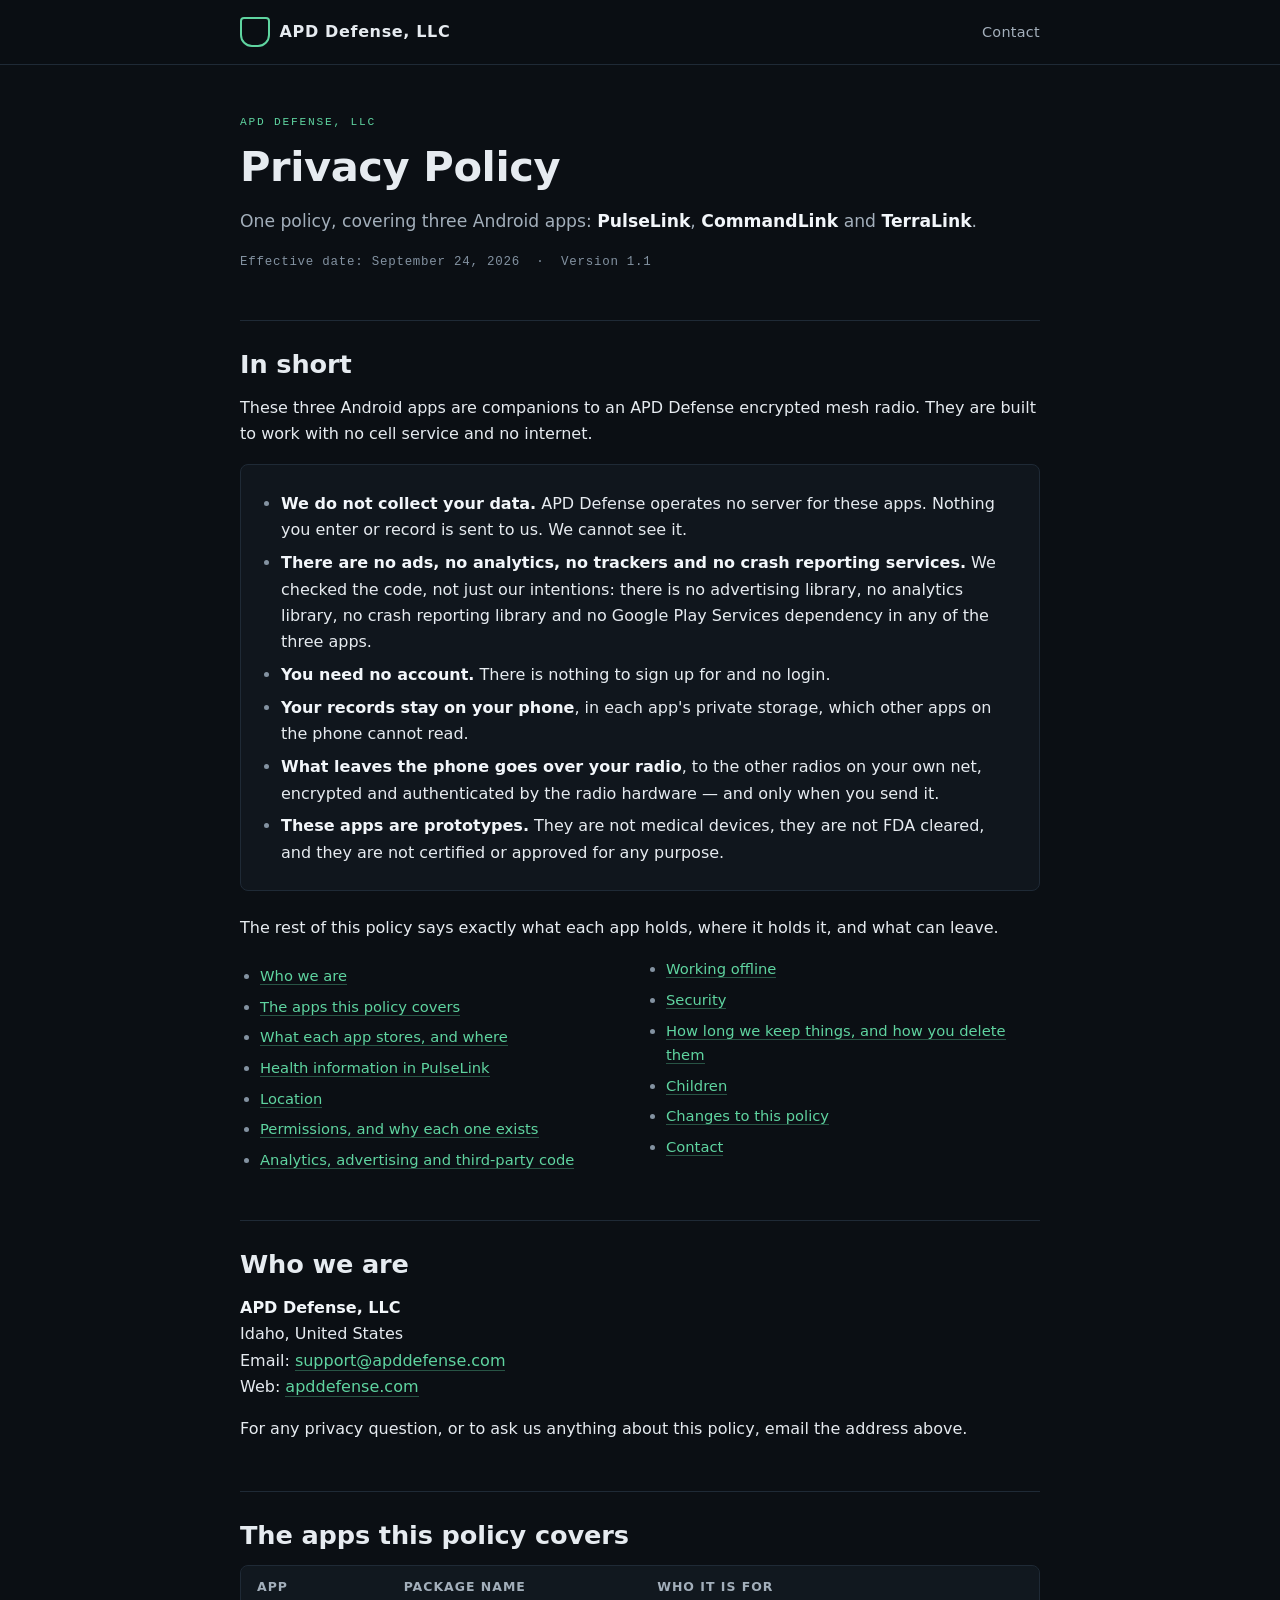
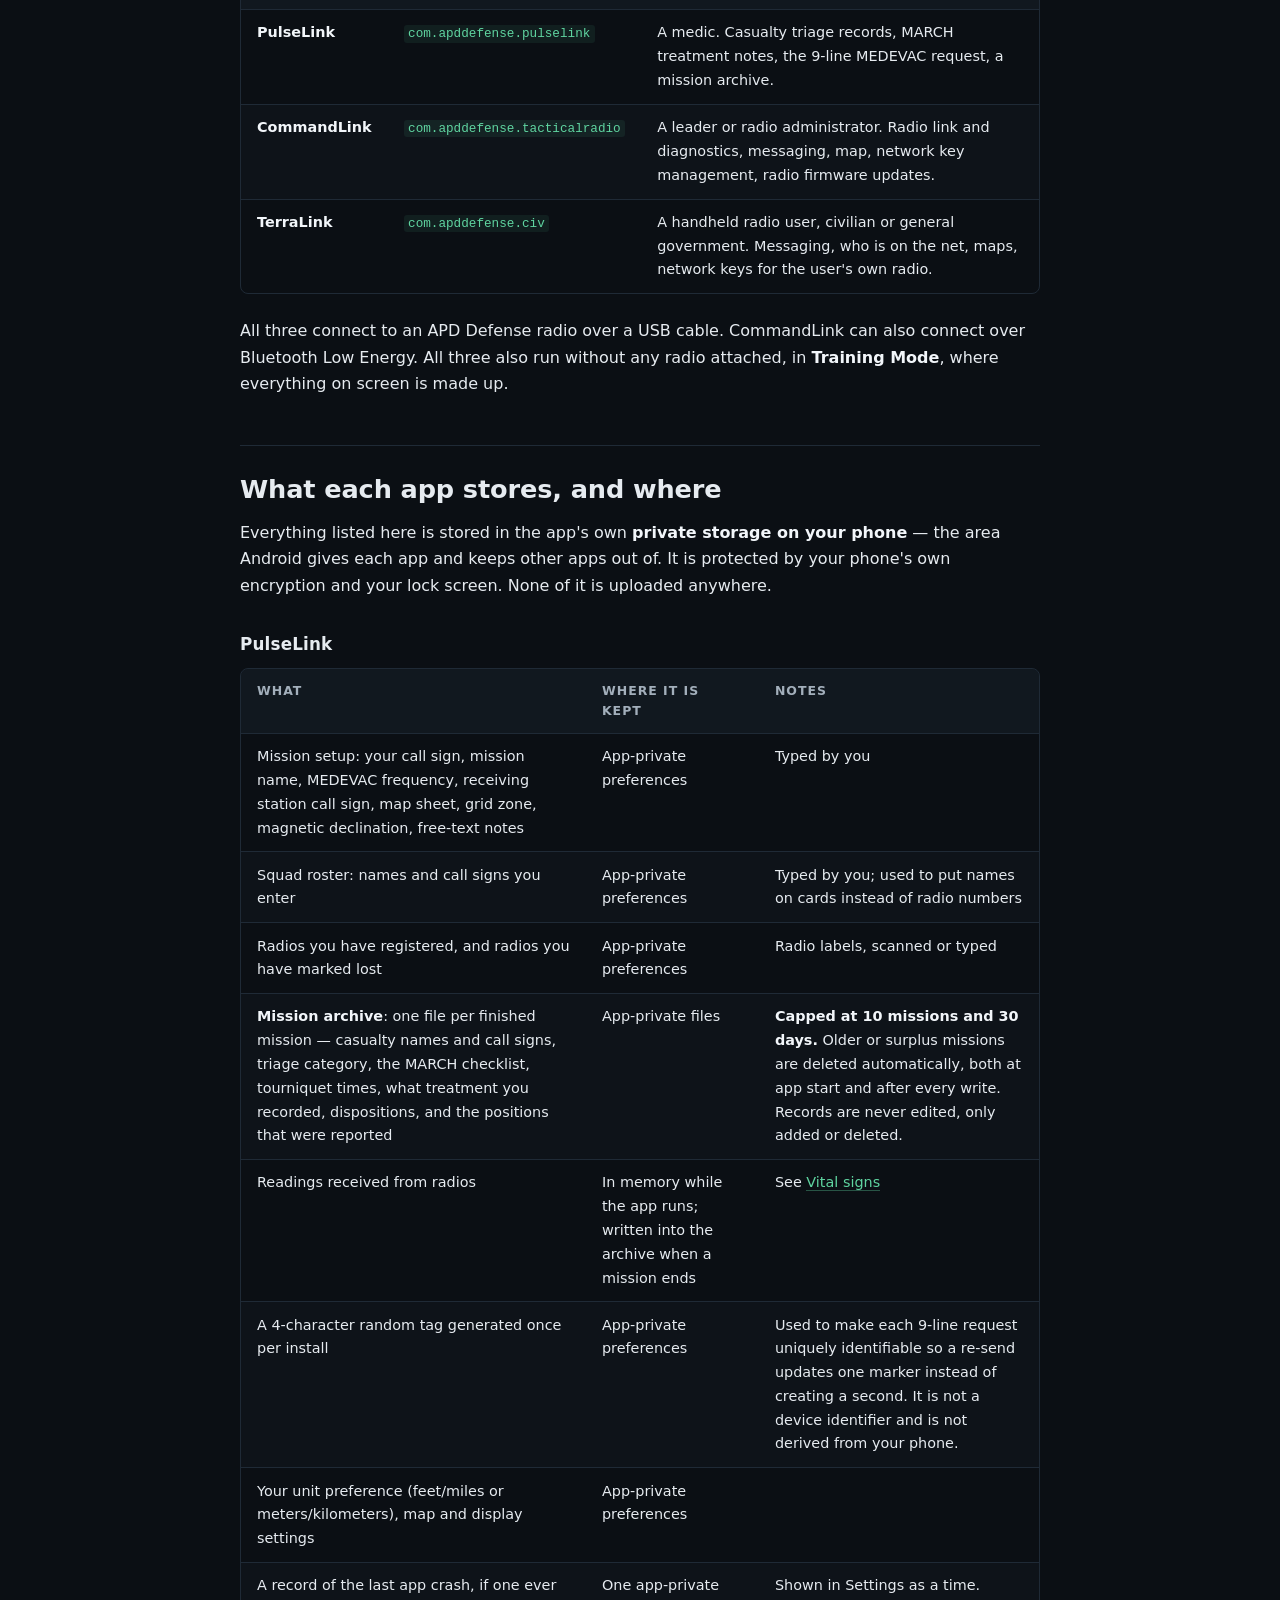
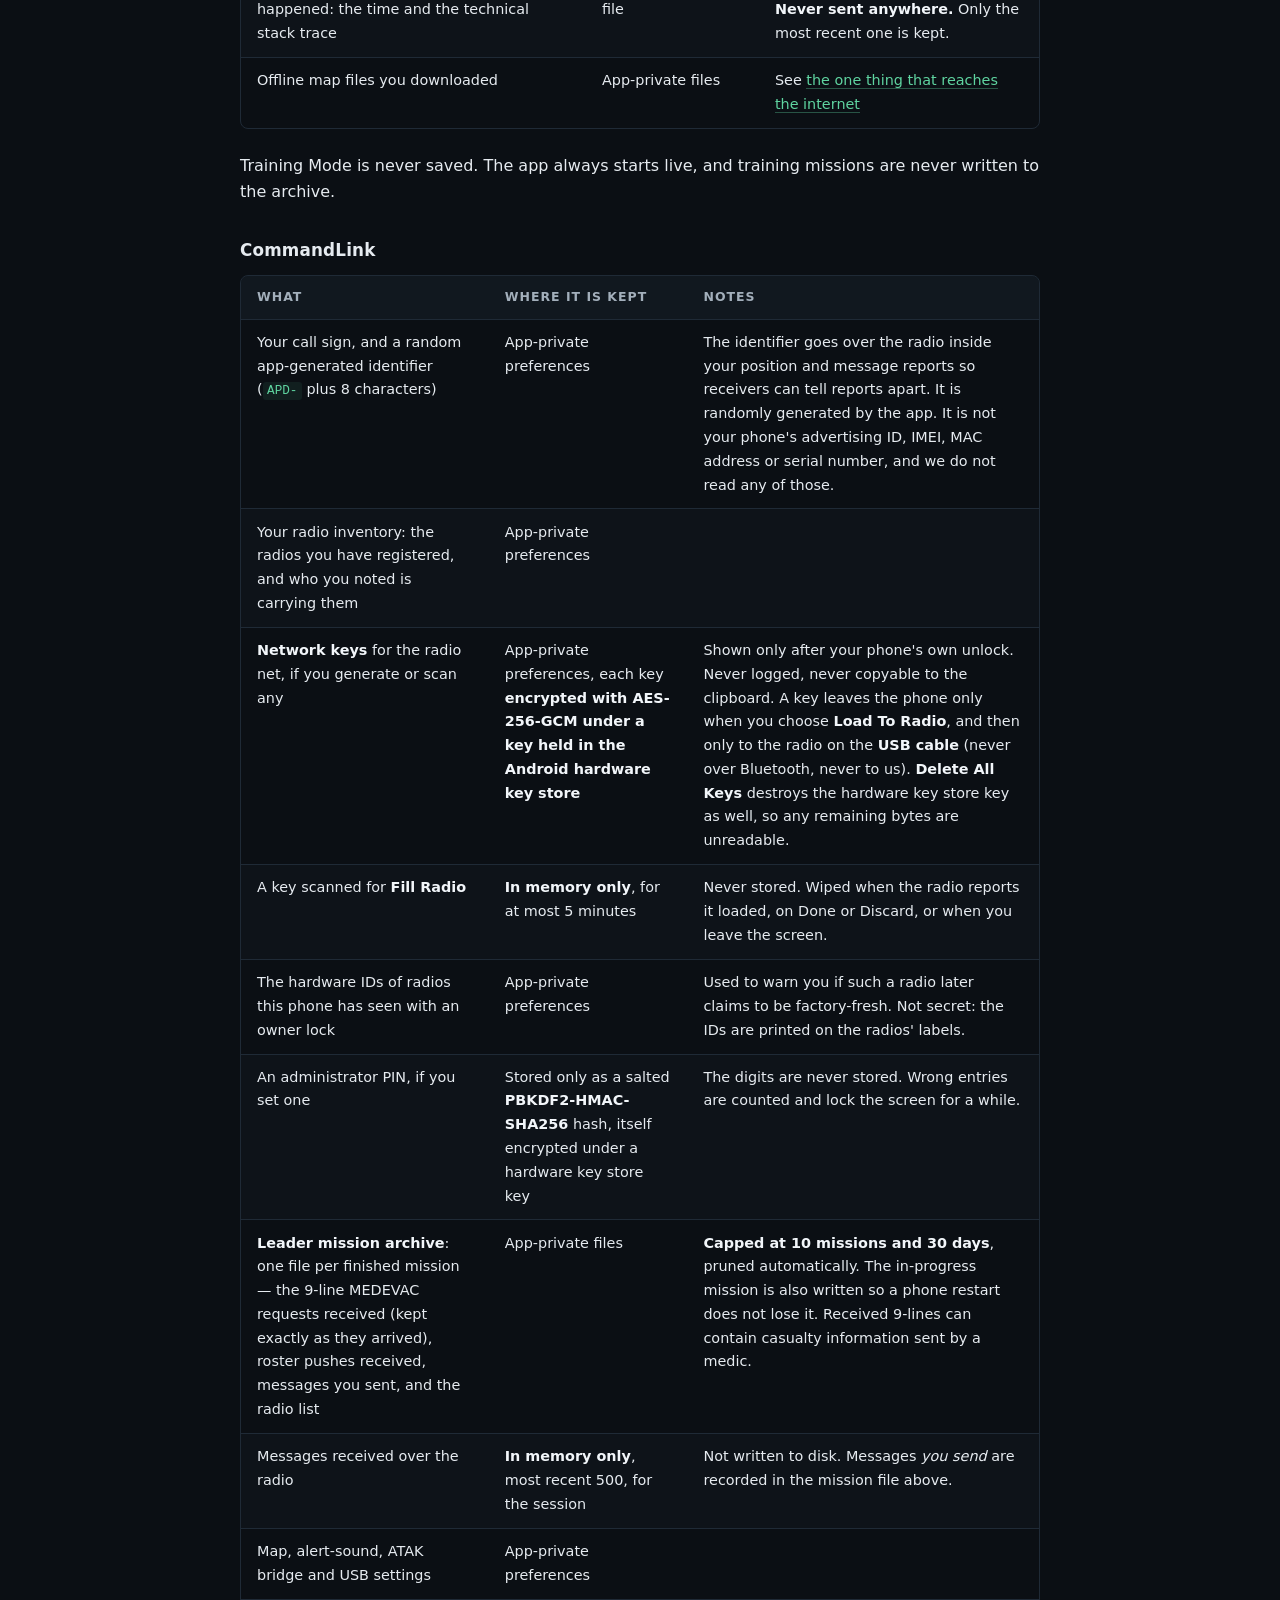
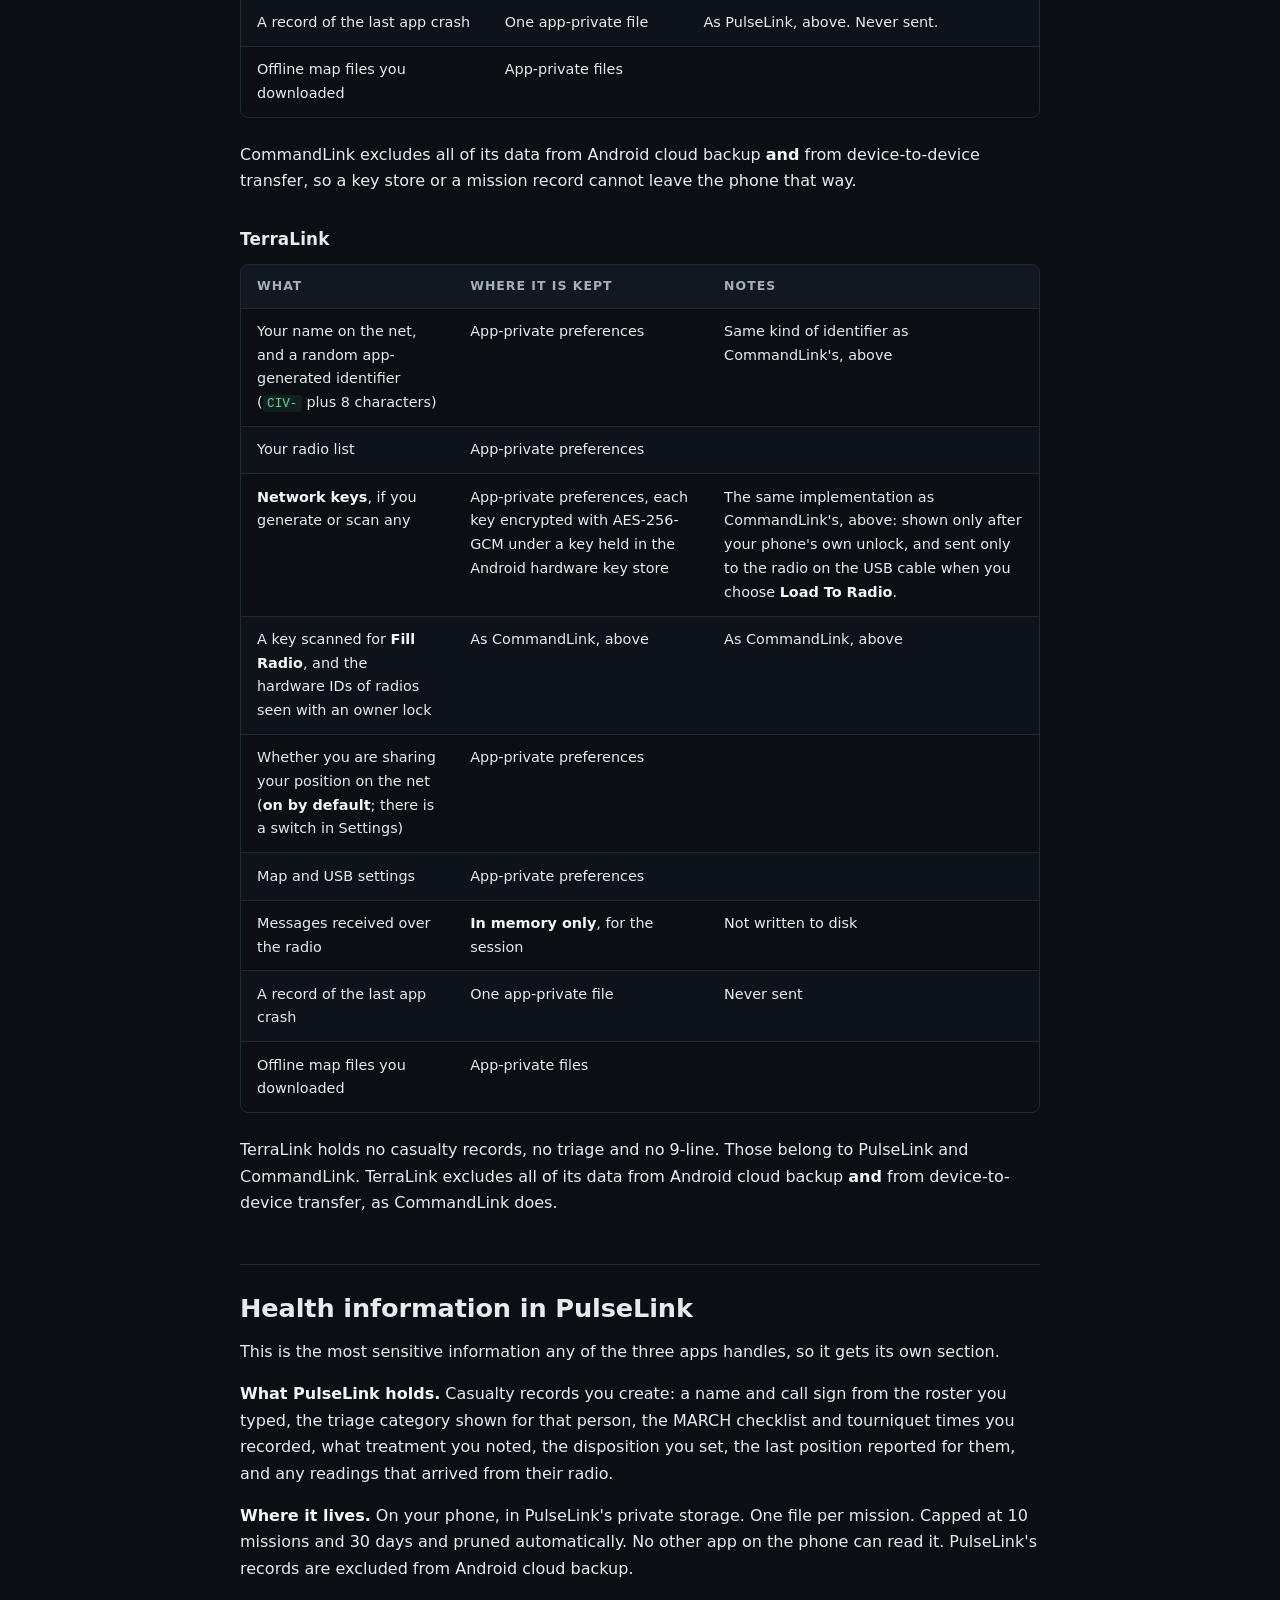
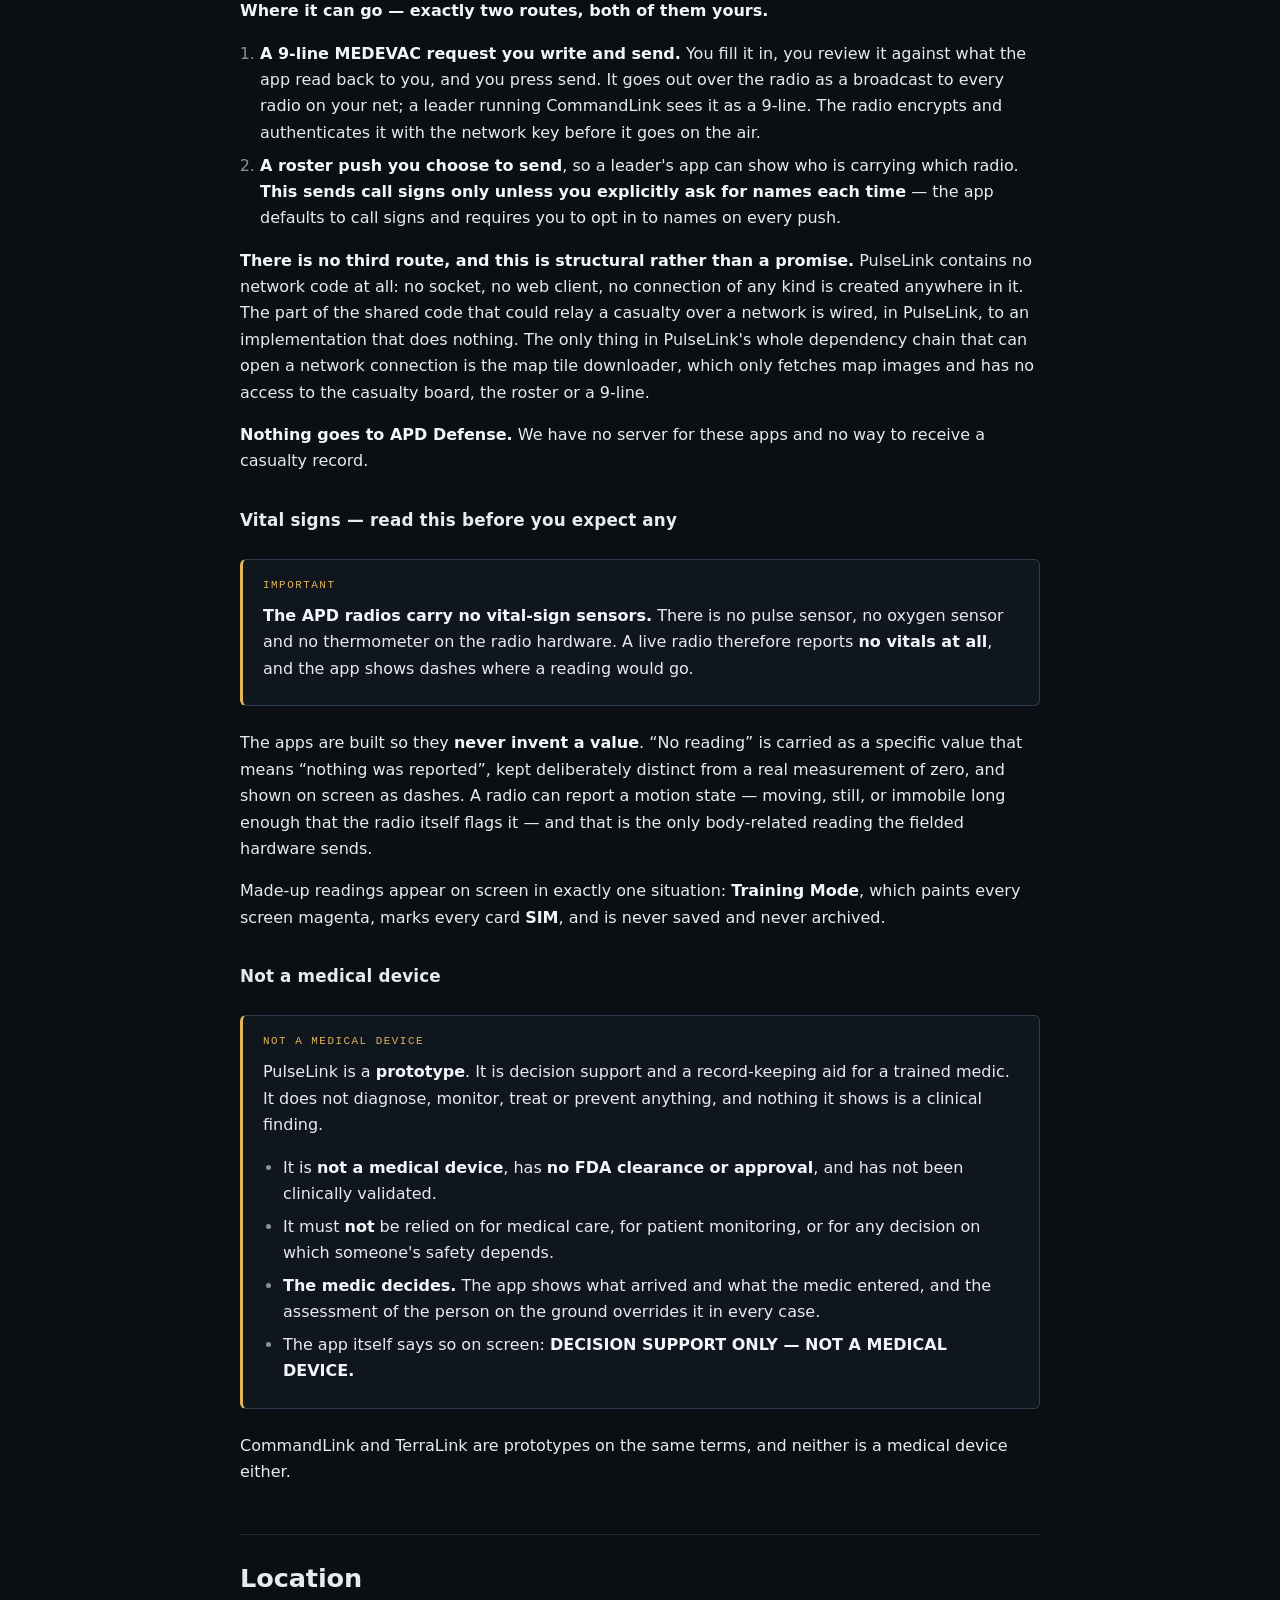
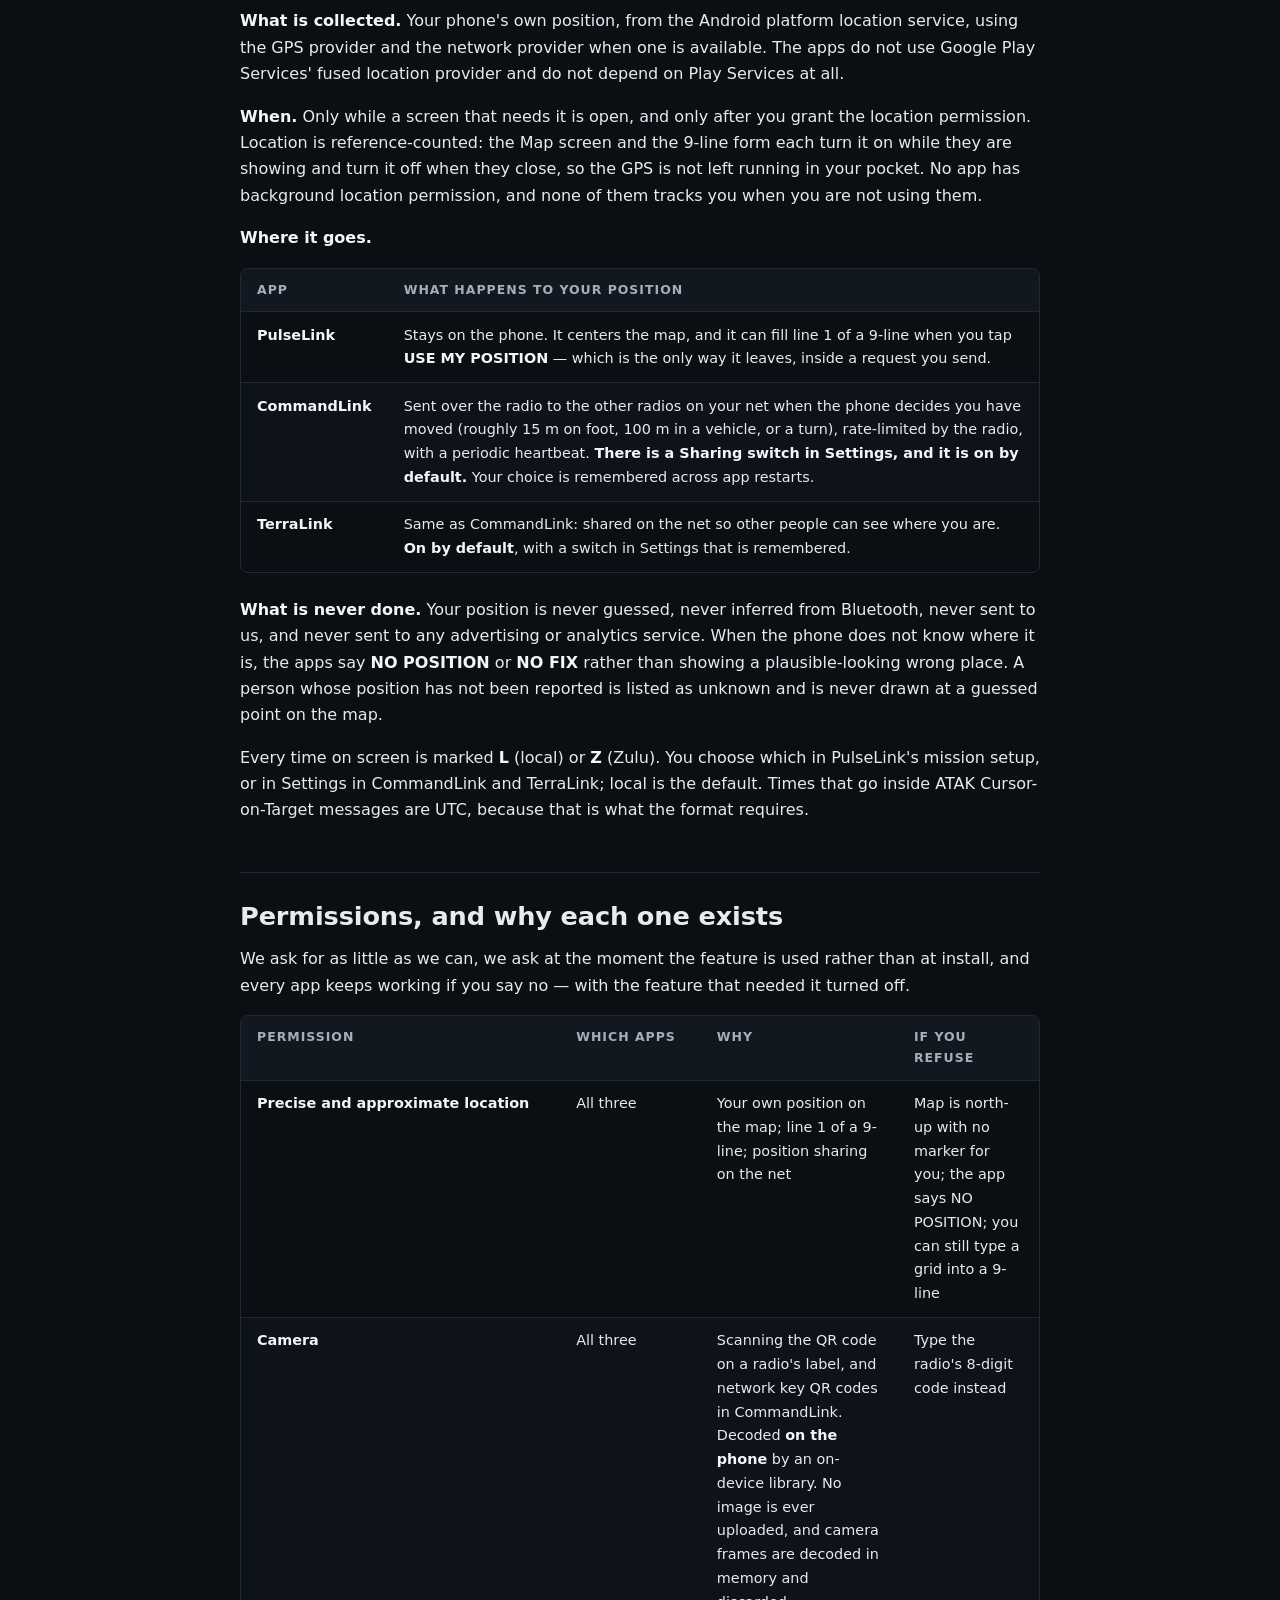
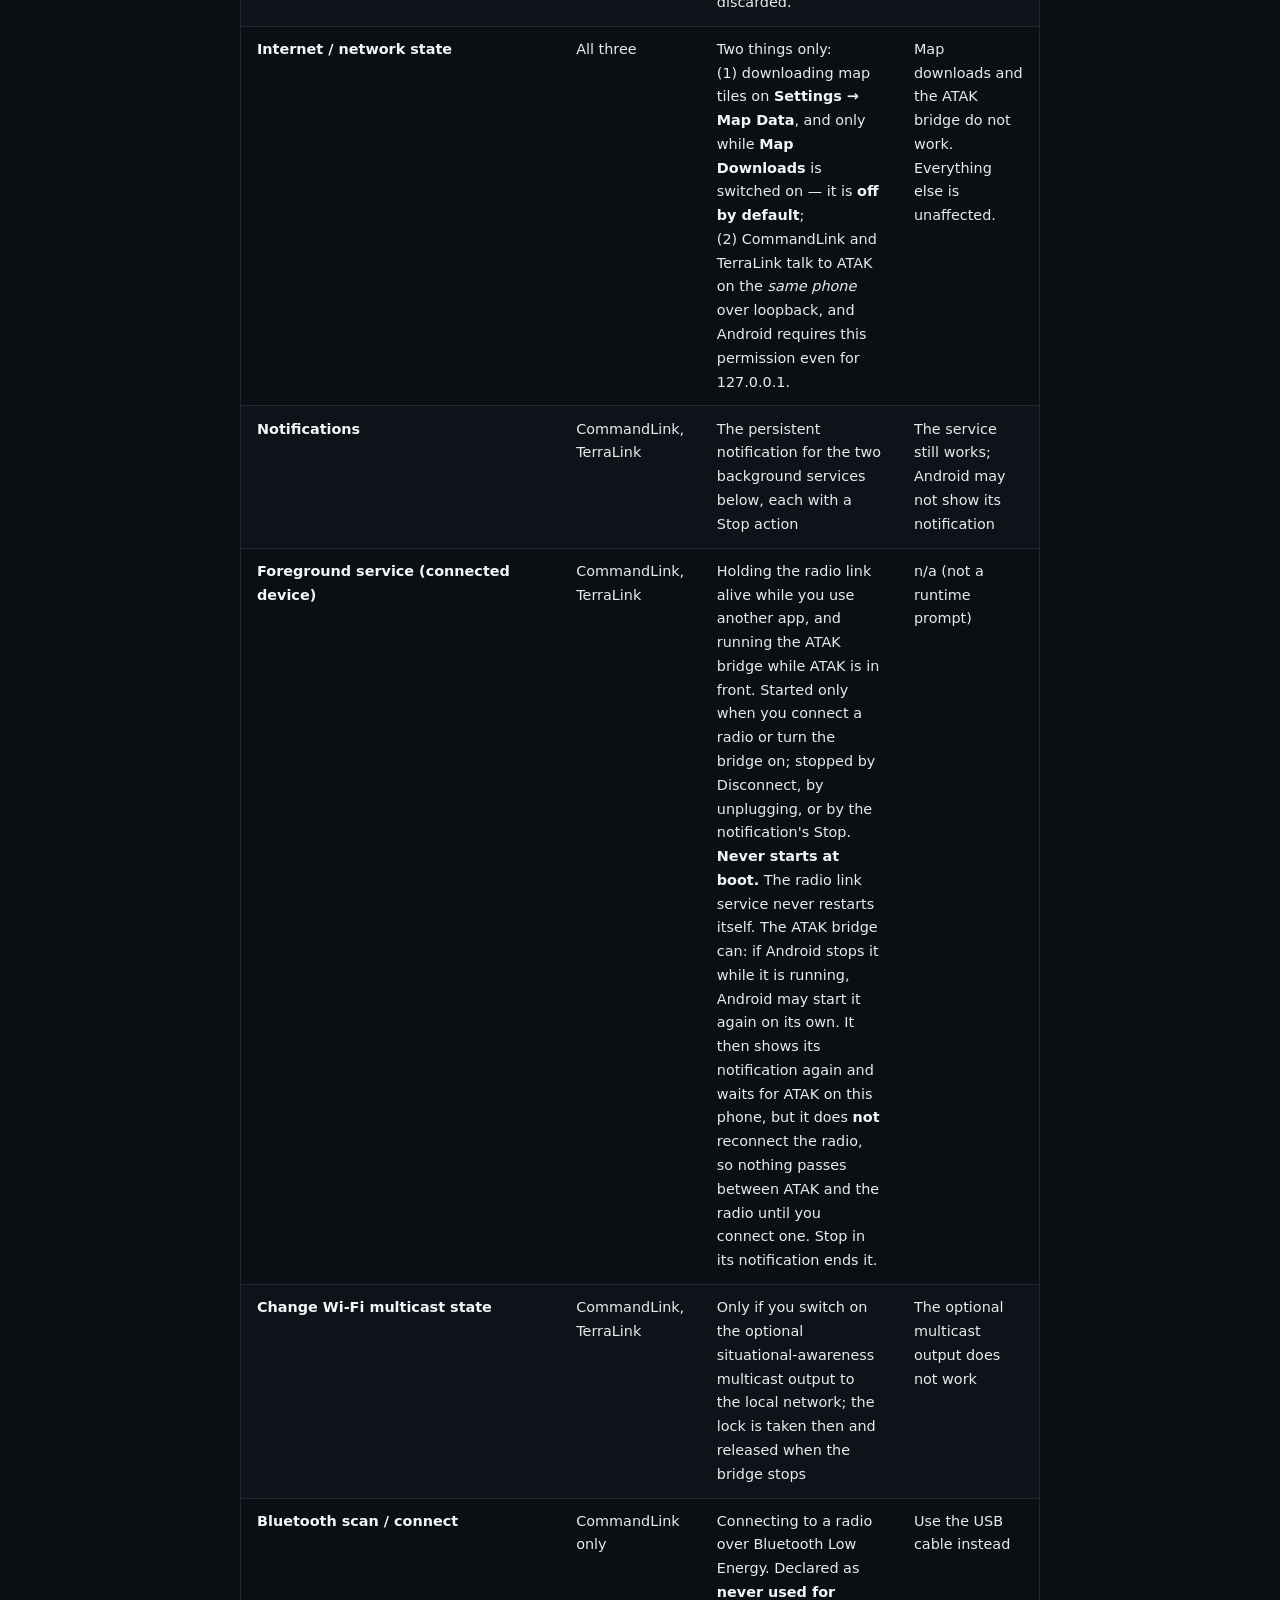
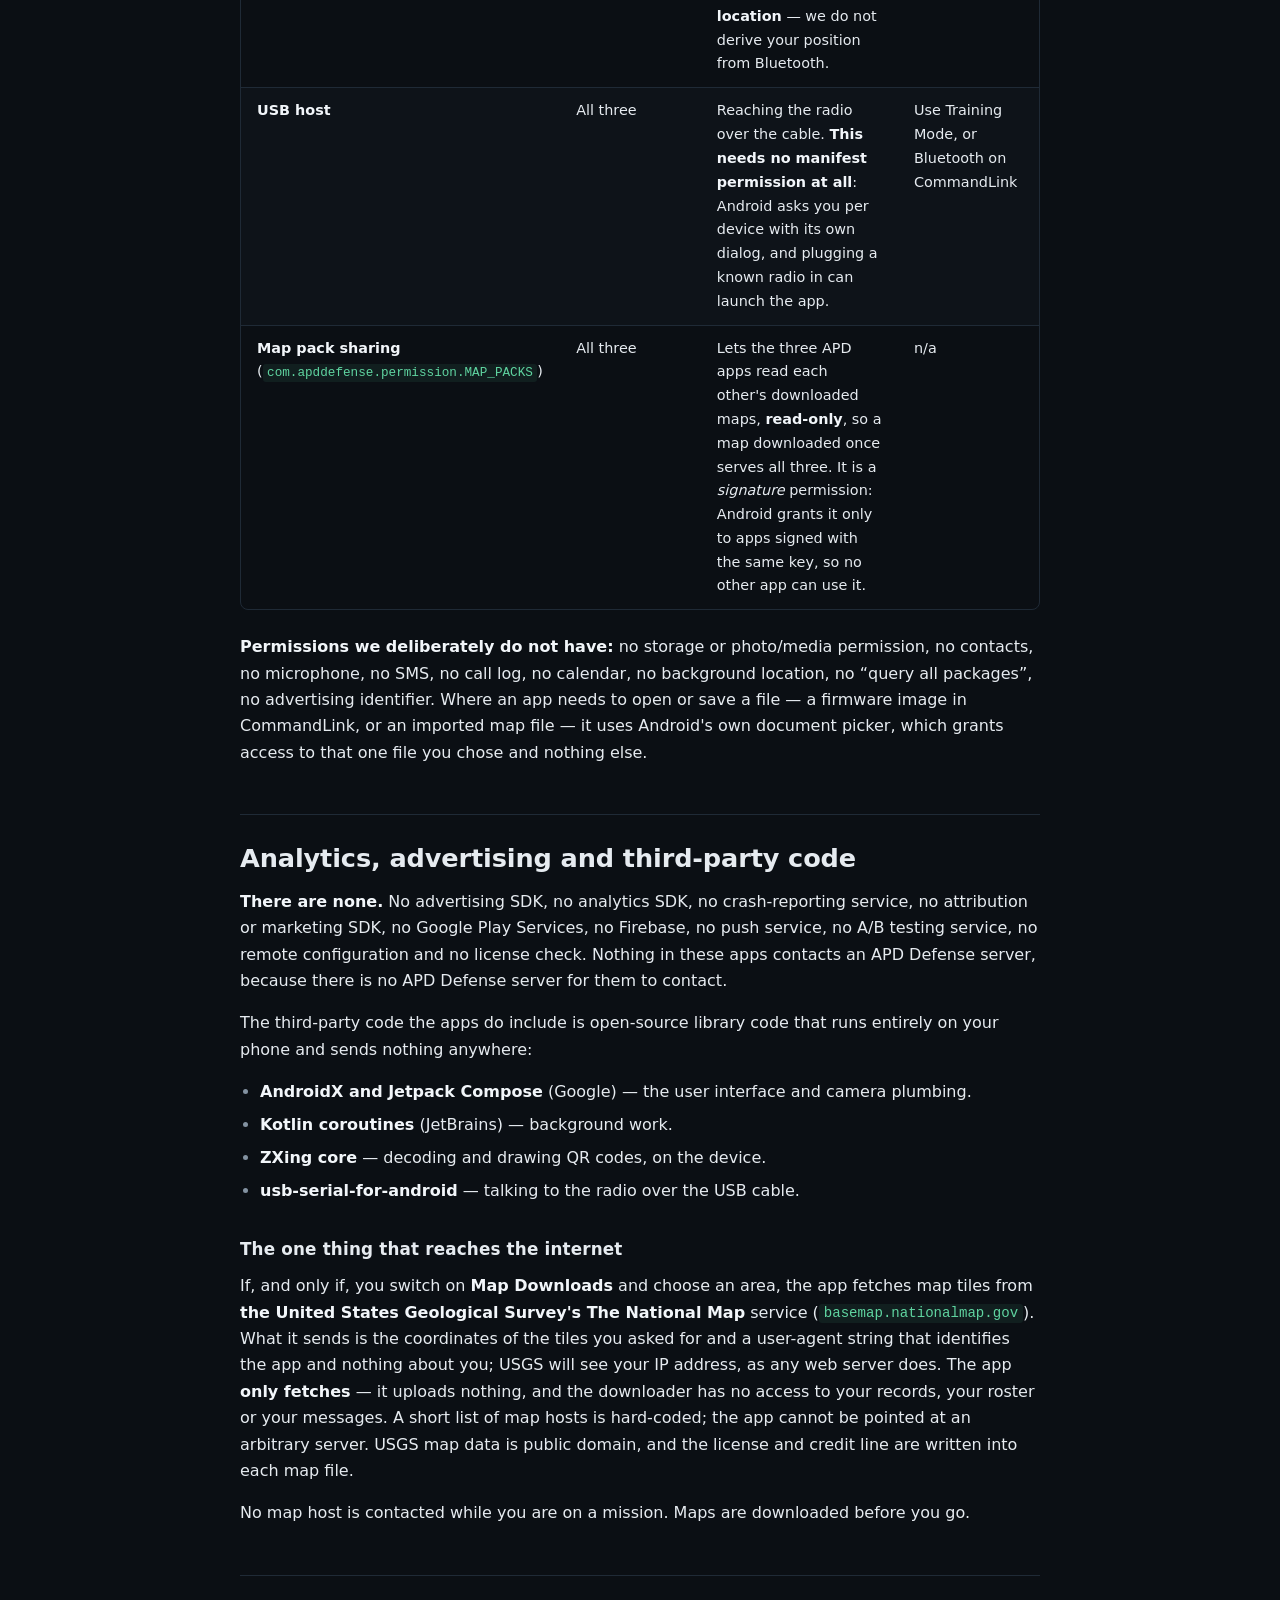
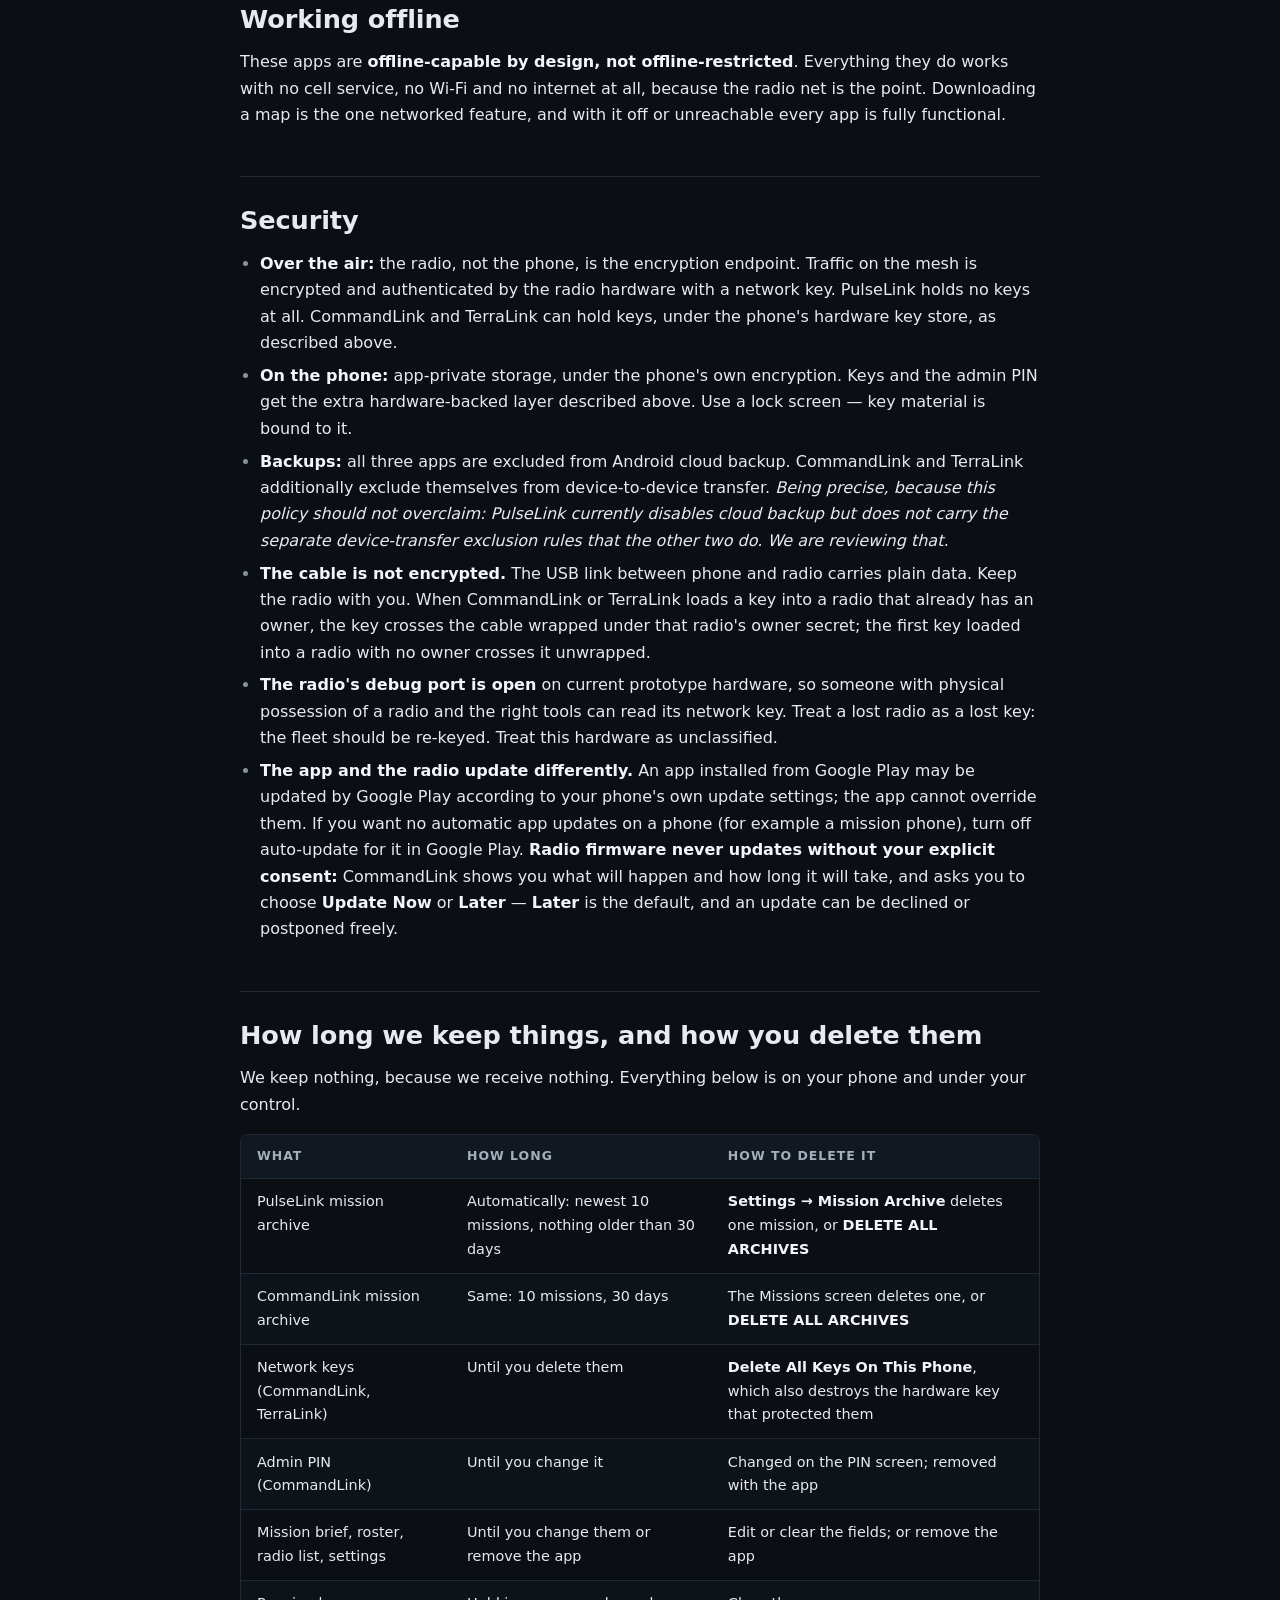
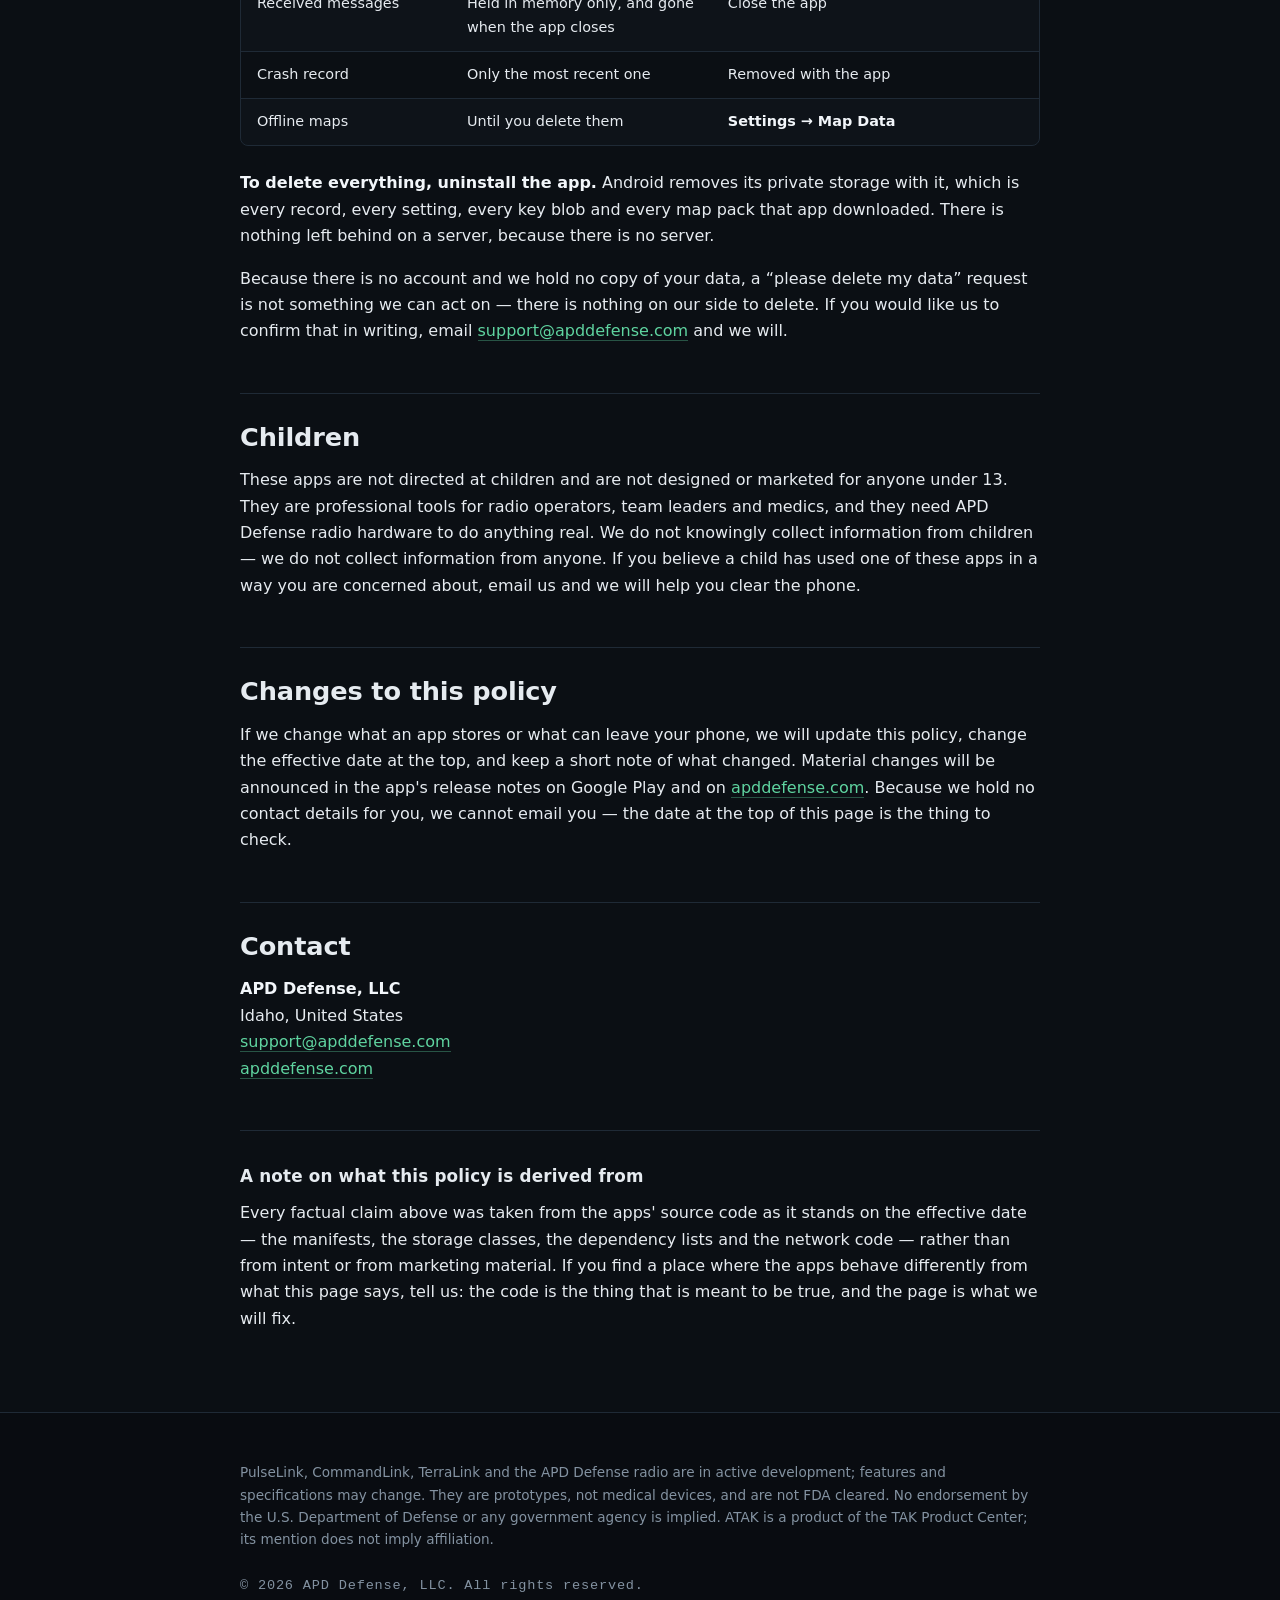
<file: privacy.html>
<!DOCTYPE html>
<html lang="en">
<head>
<meta charset="utf-8">
<meta name="viewport" content="width=device-width, initial-scale=1">
<title>Privacy Policy | APD Defense, LLC</title>
<meta name="description" content="How PulseLink, CommandLink and TerraLink handle your data. APD Defense operates no server for these apps: your records stay on your phone.">
<meta name="theme-color" content="#0B0F14">
<meta name="color-scheme" content="dark">
<meta name="referrer" content="strict-origin-when-cross-origin">
<meta name="robots" content="index,follow">


<style>
  :root {
    --ink:#0B0F14; --panel:#10161D; --line:#1F2A36; --linestrong:#2E3D4D;
    --fg:#E6EBF0; --muted:#A3AFBB; --dim:#8392A1; --accent:#5FD4A0; --amber:#E3B25A;
    --sans: "Segoe UI Variable Display","Segoe UI",system-ui,-apple-system,"Helvetica Neue",Roboto,Arial,sans-serif;
    --mono: ui-monospace,"Cascadia Mono","SF Mono","JetBrains Mono",Consolas,"Liberation Mono",Menlo,monospace;
  }
  *,*::before,*::after { box-sizing:border-box; }
  html { -webkit-text-size-adjust:100%; }
  body {
    margin:0; background:var(--ink); color:var(--fg);
    font-family:var(--sans); line-height:1.65; font-size:1rem;
  }
  a { color:var(--accent); text-decoration:none; border-bottom:1px solid rgba(95,212,160,.35); }
  a:hover, a:focus { border-bottom-color:var(--accent); }
  .skip-link {
    position:absolute; left:-9999px; top:0; background:var(--panel); color:var(--fg);
    padding:.75rem 1rem; border:1px solid var(--linestrong); z-index:50;
  }
  .skip-link:focus { left:.5rem; top:.5rem; }
  .wrap { width:100%; max-width:52rem; margin:0 auto; padding:0 16px; }

  header.site-header {
    border-bottom:1px solid var(--line); background:rgba(11,15,20,.92);
    position:sticky; top:0; backdrop-filter:blur(6px); z-index:20;
  }
  .headrow { display:flex; align-items:center; justify-content:space-between; gap:1rem; height:4rem; }
  .brand { display:flex; align-items:center; gap:.6rem; color:var(--fg); border:0; }
  .brand-name { font-weight:700; letter-spacing:.04em; font-size:1rem; }
  .brand-mark {
    width:30px; height:30px; flex:0 0 auto; border:2px solid var(--accent);
    border-radius:4px 4px 12px 12px;
  }
  .nav-link { color:var(--muted); border:0; font-size:.9rem; letter-spacing:.02em; }
  .nav-link:hover { color:var(--fg); }

  main { padding:3rem 0 4rem; }
  .eyebrow {
    font-family:var(--mono); font-size:.7rem; letter-spacing:.16em; text-transform:uppercase;
    color:var(--accent); margin:0 0 .75rem;
  }
  h1 { font-size:clamp(1.8rem,5vw,2.6rem); line-height:1.15; margin:0 0 1rem; letter-spacing:-.01em; }
  h2 {
    font-size:clamp(1.25rem,3.4vw,1.6rem); line-height:1.25; margin:3rem 0 .85rem;
    padding-top:1.75rem; border-top:1px solid var(--line); letter-spacing:-.005em;
  }
  h3 { font-size:1.05rem; margin:2rem 0 .6rem; color:var(--fg); letter-spacing:.01em; }
  p, ul, ol { margin:0 0 1rem; }
  ul, ol { padding-left:1.25rem; }
  li { margin:.4rem 0; }
  li::marker { color:var(--dim); }
  strong { color:#F2F6FA; font-weight:650; }
  .lede { color:var(--muted); font-size:1.075rem; }
  .stamp {
    font-family:var(--mono); font-size:.78rem; letter-spacing:.06em; color:var(--dim);
    margin:0 0 2rem;
  }
  .panel {
    background:var(--panel); border:1px solid var(--line); border-radius:8px;
    padding:1.25rem 1.25rem .5rem; margin:0 0 1.5rem;
  }
  .panel > :last-child { margin-bottom:1rem; }
  .callout {
    background:var(--panel); border:1px solid var(--linestrong); border-left:3px solid var(--amber);
    border-radius:6px; padding:1.1rem 1.25rem .35rem; margin:1.5rem 0;
  }
  .callout > :last-child { margin-bottom:1.1rem; }
  .callout .label {
    font-family:var(--mono); font-size:.68rem; letter-spacing:.14em; text-transform:uppercase;
    color:var(--amber); display:block; margin-bottom:.5rem;
  }
  .tableWrap { overflow-x:auto; margin:0 0 1.5rem; border:1px solid var(--line); border-radius:8px; }
  table { border-collapse:collapse; width:100%; min-width:34rem; font-size:.9rem; }
  caption {
    text-align:left; padding:.85rem 1rem .1rem; color:var(--dim);
    font-family:var(--mono); font-size:.7rem; letter-spacing:.12em; text-transform:uppercase;
  }
  th, td { text-align:left; vertical-align:top; padding:.7rem 1rem; border-top:1px solid var(--line); }
  thead th {
    color:var(--muted); font-weight:600; font-size:.78rem; letter-spacing:.08em;
    text-transform:uppercase; border-top:0; background:rgba(31,42,54,.35);
  }
  tbody tr:nth-child(even) { background:rgba(31,42,54,.18); }
  code, .mono { font-family:var(--mono); font-size:.88em; }
  code { color:var(--accent); background:rgba(95,212,160,.08); padding:.1em .35em; border-radius:3px; }
  .toc { columns:2; column-gap:2rem; font-size:.92rem; }
  .toc li { break-inside:avoid; }
  @media (max-width:36rem) { .toc { columns:1; } }
  hr.rule { border:0; border-top:1px solid var(--line); margin:3rem 0 0; }

  footer.site-footer { border-top:1px solid var(--line); background:#090C11; padding:3rem 0; }
  footer .small { color:var(--dim); font-size:.85rem; max-width:52rem; }
  footer .copy { font-family:var(--mono); letter-spacing:.06em; margin:1.5rem 0 0; }

  @media print {
    body { background:#fff; color:#111; }
    header.site-header, .skip-link { display:none; }
    a { color:#111; border:0; }
    .panel, .callout, .tableWrap { border-color:#bbb; background:#fff; }
    thead th, tbody tr:nth-child(even) { background:#f2f2f2; }
    code { color:#111; background:#eee; }
  }
</style>
</head>

<body>
<a class="skip-link" href="#main">Skip to main content</a>

<header class="site-header">
  <div class="wrap headrow">
    <a class="brand" href="/" aria-label="APD Defense, LLC - home">
      <span class="brand-mark" aria-hidden="true"></span>
      <span class="brand-name">APD&nbsp;Defense, LLC</span>
    </a>
    <nav aria-label="Primary">
      <a class="nav-link" href="mailto:support@apddefense.com">Contact</a>
    </nav>
  </div>
</header>

<main id="main">
<div class="wrap">

  <p class="eyebrow">APD Defense, LLC</p>
  <h1>Privacy Policy</h1>
  <p class="lede">One policy, covering three Android apps: <strong>PulseLink</strong>,
    <strong>CommandLink</strong> and <strong>TerraLink</strong>.</p>
  <p class="stamp">Effective date: September&nbsp;24,&nbsp;2026 &nbsp;·&nbsp; Version 1.1</p>

  <h2 id="short">In short</h2>
  <p>These three Android apps are companions to an APD Defense encrypted mesh radio. They are built
    to work with no cell service and no internet.</p>
  <div class="panel">
    <ul>
      <li><strong>We do not collect your data.</strong> APD Defense operates no server for these
        apps. Nothing you enter or record is sent to us. We cannot see it.</li>
      <li><strong>There are no ads, no analytics, no trackers and no crash reporting
        services.</strong> We checked the code, not just our intentions: there is no advertising
        library, no analytics library, no crash reporting library and no Google Play Services
        dependency in any of the three apps.</li>
      <li><strong>You need no account.</strong> There is nothing to sign up for and no login.</li>
      <li><strong>Your records stay on your phone</strong>, in each app's private storage, which
        other apps on the phone cannot read.</li>
      <li><strong>What leaves the phone goes over your radio</strong>, to the other radios on your
        own net, encrypted and authenticated by the radio hardware &mdash; and only when you send
        it.</li>
      <li><strong>These apps are prototypes.</strong> They are not medical devices, they are not FDA
        cleared, and they are not certified or approved for any purpose.</li>
    </ul>
  </div>
  <p>The rest of this policy says exactly what each app holds, where it holds it, and what can
    leave.</p>

  <ul class="toc">
    <li><a href="#who">Who we are</a></li>
    <li><a href="#apps">The apps this policy covers</a></li>
    <li><a href="#storage">What each app stores, and where</a></li>
    <li><a href="#health">Health information in PulseLink</a></li>
    <li><a href="#location">Location</a></li>
    <li><a href="#permissions">Permissions, and why each one exists</a></li>
    <li><a href="#thirdparty">Analytics, advertising and third-party code</a></li>
    <li><a href="#offline">Working offline</a></li>
    <li><a href="#security">Security</a></li>
    <li><a href="#retention">How long we keep things, and how you delete them</a></li>
    <li><a href="#children">Children</a></li>
    <li><a href="#changes">Changes to this policy</a></li>
    <li><a href="#contact">Contact</a></li>
  </ul>

  <h2 id="who">Who we are</h2>
  <p><strong>APD Defense, LLC</strong><br>
    Idaho, United States<br>
    Email: <a href="mailto:support@apddefense.com">support@apddefense.com</a><br>
    Web: <a href="https://apddefense.com/">apddefense.com</a></p>
  <p>For any privacy question, or to ask us anything about this policy, email the address above.</p>

  <h2 id="apps">The apps this policy covers</h2>
  <div class="tableWrap">
    <table>
      <thead><tr><th>App</th><th>Package name</th><th>Who it is for</th></tr></thead>
      <tbody>
        <tr><td><strong>PulseLink</strong></td><td><code>com.apddefense.pulselink</code></td>
          <td>A medic. Casualty triage records, MARCH treatment notes, the 9-line MEDEVAC request, a
            mission archive.</td></tr>
        <tr><td><strong>CommandLink</strong></td><td><code>com.apddefense.tacticalradio</code></td>
          <td>A leader or radio administrator. Radio link and diagnostics, messaging, map, network
            key management, radio firmware updates.</td></tr>
        <tr><td><strong>TerraLink</strong></td><td><code>com.apddefense.civ</code></td>
          <td>A handheld radio user, civilian or general government. Messaging, who is on the net,
            maps, network keys for the user's own radio.</td></tr>
      </tbody>
    </table>
  </div>
  <p>All three connect to an APD Defense radio over a USB cable. CommandLink can also connect over
    Bluetooth Low Energy. All three also run without any radio attached, in <strong>Training
    Mode</strong>, where everything on screen is made up.</p>

  <h2 id="storage">What each app stores, and where</h2>
  <p>Everything listed here is stored in the app's own <strong>private storage on your phone</strong>
    &mdash; the area Android gives each app and keeps other apps out of. It is protected by your
    phone's own encryption and your lock screen. None of it is uploaded anywhere.</p>

  <h3>PulseLink</h3>
  <div class="tableWrap">
    <table>
      <thead><tr><th>What</th><th>Where it is kept</th><th>Notes</th></tr></thead>
      <tbody>
        <tr><td>Mission setup: your call sign, mission name, MEDEVAC frequency, receiving station
          call sign, map sheet, grid zone, magnetic declination, free-text notes</td>
          <td>App-private preferences</td><td>Typed by you</td></tr>
        <tr><td>Squad roster: names and call signs you enter</td><td>App-private preferences</td>
          <td>Typed by you; used to put names on cards instead of radio numbers</td></tr>
        <tr><td>Radios you have registered, and radios you have marked lost</td>
          <td>App-private preferences</td><td>Radio labels, scanned or typed</td></tr>
        <tr><td><strong>Mission archive</strong>: one file per finished mission &mdash; casualty
          names and call signs, triage category, the MARCH checklist, tourniquet times, what
          treatment you recorded, dispositions, and the positions that were reported</td>
          <td>App-private files</td>
          <td><strong>Capped at 10 missions and 30 days.</strong> Older or surplus missions are
            deleted automatically, both at app start and after every write. Records are never
            edited, only added or deleted.</td></tr>
        <tr><td>Readings received from radios</td>
          <td>In memory while the app runs; written into the archive when a mission ends</td>
          <td>See <a href="#vitals">Vital signs</a></td></tr>
        <tr><td>A 4-character random tag generated once per install</td>
          <td>App-private preferences</td>
          <td>Used to make each 9-line request uniquely identifiable so a re-send updates one marker
            instead of creating a second. It is not a device identifier and is not derived from your
            phone.</td></tr>
        <tr><td>Your unit preference (feet/miles or meters/kilometers), map and display settings</td>
          <td>App-private preferences</td><td></td></tr>
        <tr><td>A record of the last app crash, if one ever happened: the time and the technical
          stack trace</td><td>One app-private file</td>
          <td>Shown in Settings as a time. <strong>Never sent anywhere.</strong> Only the most recent
            one is kept.</td></tr>
        <tr><td>Offline map files you downloaded</td><td>App-private files</td>
          <td>See <a href="#thirdparty">the one thing that reaches the internet</a></td></tr>
      </tbody>
    </table>
  </div>
  <p>Training Mode is never saved. The app always starts live, and training missions are never
    written to the archive.</p>

  <h3>CommandLink</h3>
  <div class="tableWrap">
    <table>
      <thead><tr><th>What</th><th>Where it is kept</th><th>Notes</th></tr></thead>
      <tbody>
        <tr><td>Your call sign, and a random app-generated identifier (<code>APD-</code> plus 8
          characters)</td><td>App-private preferences</td>
          <td>The identifier goes over the radio inside your position and message reports so
            receivers can tell reports apart. It is randomly generated by the app. It is not your
            phone's advertising ID, IMEI, MAC address or serial number, and we do not read any of
            those.</td></tr>
        <tr><td>Your radio inventory: the radios you have registered, and who you noted is carrying
          them</td><td>App-private preferences</td><td></td></tr>
        <tr><td><strong>Network keys</strong> for the radio net, if you generate or scan any</td>
          <td>App-private preferences, each key <strong>encrypted with AES-256-GCM under a key held
            in the Android hardware key store</strong></td>
          <td>Shown only after your phone's own unlock. Never logged, never copyable to the
            clipboard. A key leaves the phone only when you choose <strong>Load To
            Radio</strong>, and then only to the radio on the <strong>USB cable</strong> (never over
            Bluetooth, never to us). <strong>Delete All Keys</strong> destroys the hardware
            key store key as well, so any remaining bytes are unreadable.</td></tr>
        <tr><td>A key scanned for <strong>Fill Radio</strong></td>
          <td><strong>In memory only</strong>, for at most 5 minutes</td>
          <td>Never stored. Wiped when the radio reports it loaded, on Done or Discard, or when you
            leave the screen.</td></tr>
        <tr><td>The hardware IDs of radios this phone has seen with an owner lock</td>
          <td>App-private preferences</td>
          <td>Used to warn you if such a radio later claims to be factory-fresh. Not secret: the IDs
            are printed on the radios' labels.</td></tr>
        <tr><td>An administrator PIN, if you set one</td>
          <td>Stored only as a salted <strong>PBKDF2-HMAC-SHA256</strong> hash, itself encrypted
            under a hardware key store key</td>
          <td>The digits are never stored. Wrong entries are counted and lock the screen for a
            while.</td></tr>
        <tr><td><strong>Leader mission archive</strong>: one file per finished mission &mdash; the
          9-line MEDEVAC requests received (kept exactly as they arrived), roster pushes received,
          messages you sent, and the radio list</td><td>App-private files</td>
          <td><strong>Capped at 10 missions and 30 days</strong>, pruned automatically. The
            in-progress mission is also written so a phone restart does not lose it. Received
            9-lines can contain casualty information sent by a medic.</td></tr>
        <tr><td>Messages received over the radio</td>
          <td><strong>In memory only</strong>, most recent 500, for the session</td>
          <td>Not written to disk. Messages <em>you send</em> are recorded in the mission file
            above.</td></tr>
        <tr><td>Map, alert-sound, ATAK bridge and USB settings</td><td>App-private preferences</td>
          <td></td></tr>
        <tr><td>A record of the last app crash</td><td>One app-private file</td>
          <td>As PulseLink, above. Never sent.</td></tr>
        <tr><td>Offline map files you downloaded</td><td>App-private files</td><td></td></tr>
      </tbody>
    </table>
  </div>
  <p>CommandLink excludes all of its data from Android cloud backup <strong>and</strong> from
    device-to-device transfer, so a key store or a mission record cannot leave the phone that
    way.</p>

  <h3>TerraLink</h3>
  <div class="tableWrap">
    <table>
      <thead><tr><th>What</th><th>Where it is kept</th><th>Notes</th></tr></thead>
      <tbody>
        <tr><td>Your name on the net, and a random app-generated identifier (<code>CIV-</code> plus 8
          characters)</td><td>App-private preferences</td>
          <td>Same kind of identifier as CommandLink's, above</td></tr>
        <tr><td>Your radio list</td><td>App-private preferences</td><td></td></tr>
        <tr><td><strong>Network keys</strong>, if you generate or scan any</td>
          <td>App-private preferences, each key encrypted with AES-256-GCM under a key held in the
            Android hardware key store</td>
          <td>The same implementation as CommandLink's, above: shown only after your phone's own
            unlock, and sent only to the radio on the USB cable when you choose <strong>Load To
            Radio</strong>.</td></tr>
        <tr><td>A key scanned for <strong>Fill Radio</strong>, and the hardware IDs of radios seen
          with an owner lock</td><td>As CommandLink, above</td><td>As CommandLink, above</td></tr>
        <tr><td>Whether you are sharing your position on the net (<strong>on by default</strong>;
          there is a switch in Settings)</td><td>App-private preferences</td><td></td></tr>
        <tr><td>Map and USB settings</td><td>App-private preferences</td><td></td></tr>
        <tr><td>Messages received over the radio</td><td><strong>In memory only</strong>, for the
          session</td><td>Not written to disk</td></tr>
        <tr><td>A record of the last app crash</td><td>One app-private file</td>
          <td>Never sent</td></tr>
        <tr><td>Offline map files you downloaded</td><td>App-private files</td><td></td></tr>
      </tbody>
    </table>
  </div>
  <p>TerraLink holds no casualty records, no triage and no 9-line. Those belong to PulseLink and
    CommandLink. TerraLink excludes all of its data from Android cloud backup <strong>and</strong>
    from device-to-device transfer, as CommandLink does.</p>

  <h2 id="health">Health information in PulseLink</h2>
  <p>This is the most sensitive information any of the three apps handles, so it gets its own
    section.</p>
  <p><strong>What PulseLink holds.</strong> Casualty records you create: a name and call sign from
    the roster you typed, the triage category shown for that person, the MARCH checklist and
    tourniquet times you recorded, what treatment you noted, the disposition you set, the last
    position reported for them, and any readings that arrived from their radio.</p>
  <p><strong>Where it lives.</strong> On your phone, in PulseLink's private storage. One file per
    mission. Capped at 10 missions and 30 days and pruned automatically. No other app on the phone
    can read it. PulseLink's records are excluded from Android cloud backup.</p>
  <p><strong>Where it can go &mdash; exactly two routes, both of them yours.</strong></p>
  <ol>
    <li><strong>A 9-line MEDEVAC request you write and send.</strong> You fill it in, you review it
      against what the app read back to you, and you press send. It goes out over the radio as a
      broadcast to every radio on your net; a leader running CommandLink sees it as a 9-line. The
      radio encrypts and authenticates it with the network key before it goes on the air.</li>
    <li><strong>A roster push you choose to send</strong>, so a leader's app can show who is carrying
      which radio. <strong>This sends call signs only unless you explicitly ask for names each
      time</strong> &mdash; the app defaults to call signs and requires you to opt in to names on
      every push.</li>
  </ol>
  <p><strong>There is no third route, and this is structural rather than a promise.</strong>
    PulseLink contains no network code at all: no socket, no web client, no connection of any kind is
    created anywhere in it. The part of the shared code that could relay a casualty over a network is
    wired, in PulseLink, to an implementation that does nothing. The only thing in PulseLink's whole
    dependency chain that can open a network connection is the map tile downloader, which only
    fetches map images and has no access to the casualty board, the roster or a 9-line.</p>
  <p><strong>Nothing goes to APD Defense.</strong> We have no server for these apps and no way to
    receive a casualty record.</p>

  <h3 id="vitals">Vital signs &mdash; read this before you expect any</h3>
  <div class="callout">
    <span class="label">Important</span>
    <p><strong>The APD radios carry no vital-sign sensors.</strong> There is no pulse sensor, no
      oxygen sensor and no thermometer on the radio hardware. A live radio therefore reports
      <strong>no vitals at all</strong>, and the app shows dashes where a reading would go.</p>
  </div>
  <p>The apps are built so they <strong>never invent a value</strong>. &ldquo;No reading&rdquo; is
    carried as a specific value that means &ldquo;nothing was reported&rdquo;, kept deliberately
    distinct from a real measurement of zero, and shown on screen as dashes. A radio can report a
    motion state &mdash; moving, still, or immobile long enough that the radio itself flags it
    &mdash; and that is the only body-related reading the fielded hardware sends.</p>
  <p>Made-up readings appear on screen in exactly one situation: <strong>Training Mode</strong>,
    which paints every screen magenta, marks every card <strong>SIM</strong>, and is never saved and
    never archived.</p>

  <h3 id="notdevice">Not a medical device</h3>
  <div class="callout">
    <span class="label">Not a medical device</span>
    <p>PulseLink is a <strong>prototype</strong>. It is decision support and a record-keeping aid for
      a trained medic. It does not diagnose, monitor, treat or prevent anything, and nothing it shows
      is a clinical finding.</p>
    <ul>
      <li>It is <strong>not a medical device</strong>, has <strong>no FDA clearance or
        approval</strong>, and has not been clinically validated.</li>
      <li>It must <strong>not</strong> be relied on for medical care, for patient monitoring, or for
        any decision on which someone's safety depends.</li>
      <li><strong>The medic decides.</strong> The app shows what arrived and what the medic entered,
        and the assessment of the person on the ground overrides it in every case.</li>
      <li>The app itself says so on screen: <strong>DECISION SUPPORT ONLY &mdash; NOT A MEDICAL
        DEVICE.</strong></li>
    </ul>
  </div>
  <p>CommandLink and TerraLink are prototypes on the same terms, and neither is a medical device
    either.</p>

  <h2 id="location">Location</h2>
  <p><strong>What is collected.</strong> Your phone's own position, from the Android platform
    location service, using the GPS provider and the network provider when one is available. The apps
    do not use Google Play Services' fused location provider and do not depend on Play Services at
    all.</p>
  <p><strong>When.</strong> Only while a screen that needs it is open, and only after you grant the
    location permission. Location is reference-counted: the Map screen and the 9-line form each turn
    it on while they are showing and turn it off when they close, so the GPS is not left running in
    your pocket. No app has background location permission, and none of them tracks you when you are
    not using them.</p>
  <p><strong>Where it goes.</strong></p>
  <div class="tableWrap">
    <table>
      <thead><tr><th>App</th><th>What happens to your position</th></tr></thead>
      <tbody>
        <tr><td><strong>PulseLink</strong></td>
          <td>Stays on the phone. It centers the map, and it can fill line 1 of a 9-line when you tap
            <strong>USE MY POSITION</strong> &mdash; which is the only way it leaves, inside a
            request you send.</td></tr>
        <tr><td><strong>CommandLink</strong></td>
          <td>Sent over the radio to the other radios on your net when the phone decides you have
            moved (roughly 15&nbsp;m on foot, 100&nbsp;m in a vehicle, or a turn), rate-limited by
            the radio, with a periodic heartbeat. <strong>There is a Sharing switch in Settings, and
            it is on by default.</strong> Your choice is remembered across app restarts.</td></tr>
        <tr><td><strong>TerraLink</strong></td>
          <td>Same as CommandLink: shared on the net so other people can see where you are.
            <strong>On by default</strong>, with a switch in Settings that is
            remembered.</td></tr>
      </tbody>
    </table>
  </div>
  <p><strong>What is never done.</strong> Your position is never guessed, never inferred from
    Bluetooth, never sent to us, and never sent to any advertising or analytics service. When the
    phone does not know where it is, the apps say <strong>NO POSITION</strong> or <strong>NO
    FIX</strong> rather than showing a plausible-looking wrong place. A person whose position has not
    been reported is listed as unknown and is never drawn at a guessed point on the map.</p>
  <p>Every time on screen is marked <strong>L</strong> (local) or <strong>Z</strong> (Zulu). You choose
    which in PulseLink's mission setup, or in Settings in CommandLink and TerraLink; local is the
    default. Times that go inside ATAK Cursor-on-Target messages are UTC, because that is what the
    format requires.</p>

  <h2 id="permissions">Permissions, and why each one exists</h2>
  <p>We ask for as little as we can, we ask at the moment the feature is used rather than at install,
    and every app keeps working if you say no &mdash; with the feature that needed it turned off.</p>
  <div class="tableWrap">
    <table>
      <thead><tr><th>Permission</th><th>Which apps</th><th>Why</th><th>If you refuse</th></tr></thead>
      <tbody>
        <tr><td><strong>Precise and approximate location</strong></td><td>All three</td>
          <td>Your own position on the map; line 1 of a 9-line; position sharing on the net</td>
          <td>Map is north-up with no marker for you; the app says NO POSITION; you can still type a
            grid into a 9-line</td></tr>
        <tr><td><strong>Camera</strong></td><td>All three</td>
          <td>Scanning the QR code on a radio's label, and network key QR codes in CommandLink.
            Decoded <strong>on the phone</strong> by an on-device library. No image is ever uploaded,
            and camera frames are decoded in memory and discarded.</td>
          <td>Type the radio's 8-digit code instead</td></tr>
        <tr><td><strong>Internet / network state</strong></td><td>All three</td>
          <td>Two things only: (1)&nbsp;downloading map tiles on <strong>Settings &rarr; Map
            Data</strong>, and only while <strong>Map Downloads</strong> is switched on &mdash; it is
            <strong>off by default</strong>; (2)&nbsp;CommandLink and TerraLink talk to ATAK on the
            <em>same phone</em> over loopback, and Android requires this permission even for
            127.0.0.1.</td>
          <td>Map downloads and the ATAK bridge do not work. Everything else is unaffected.</td></tr>
        <tr><td><strong>Notifications</strong></td><td>CommandLink, TerraLink</td>
          <td>The persistent notification for the two background services below, each with a Stop
            action</td>
          <td>The service still works; Android may not show its notification</td></tr>
        <tr><td><strong>Foreground service (connected device)</strong></td>
          <td>CommandLink, TerraLink</td>
          <td>Holding the radio link alive while you use another app, and running the ATAK bridge
            while ATAK is in front. Started only when you connect a radio or turn the bridge on;
            stopped by Disconnect, by unplugging, or by the notification's Stop. <strong>Never starts
            at boot.</strong> The radio link service never restarts itself. The ATAK bridge can: if
            Android stops it while it is running, Android may start it again on its own. It then shows
            its notification again and waits for ATAK on this phone, but it does <strong>not</strong>
            reconnect the radio, so nothing passes between ATAK and the radio until you connect one.
            Stop in its notification ends it.</td>
          <td>n/a (not a runtime prompt)</td></tr>
        <tr><td><strong>Change Wi-Fi multicast state</strong></td><td>CommandLink, TerraLink</td>
          <td>Only if you switch on the optional situational-awareness multicast output to the local
            network; the lock is taken then and released when the bridge stops</td>
          <td>The optional multicast output does not work</td></tr>
        <tr><td><strong>Bluetooth scan / connect</strong></td><td>CommandLink only</td>
          <td>Connecting to a radio over Bluetooth Low Energy. Declared as <strong>never used for
            location</strong> &mdash; we do not derive your position from Bluetooth.</td>
          <td>Use the USB cable instead</td></tr>
        <tr><td><strong>USB host</strong></td><td>All three</td>
          <td>Reaching the radio over the cable. <strong>This needs no manifest permission at
            all</strong>: Android asks you per device with its own dialog, and plugging a known radio
            in can launch the app.</td>
          <td>Use Training Mode, or Bluetooth on CommandLink</td></tr>
        <tr><td><strong>Map pack sharing</strong>
          (<code>com.apddefense.permission.MAP_PACKS</code>)</td><td>All three</td>
          <td>Lets the three APD apps read each other's downloaded maps, <strong>read-only</strong>,
            so a map downloaded once serves all three. It is a <em>signature</em> permission: Android
            grants it only to apps signed with the same key, so no other app can use it.</td>
          <td>n/a</td></tr>
      </tbody>
    </table>
  </div>
  <p><strong>Permissions we deliberately do not have:</strong> no storage or photo/media permission,
    no contacts, no microphone, no SMS, no call log, no calendar, no background location, no
    &ldquo;query all packages&rdquo;, no advertising identifier. Where an app needs to open or save a
    file &mdash; a firmware image in CommandLink, or an imported map file &mdash; it uses Android's
    own document picker, which grants access to that one file you chose and nothing else.</p>

  <h2 id="thirdparty">Analytics, advertising and third-party code</h2>
  <p><strong>There are none.</strong> No advertising SDK, no analytics SDK, no crash-reporting
    service, no attribution or marketing SDK, no Google Play Services, no Firebase, no push service,
    no A/B testing service, no remote configuration and no license check. Nothing in these apps
    contacts an APD Defense server, because there is no APD Defense server for them to contact.</p>
  <p>The third-party code the apps do include is open-source library code that runs entirely on your
    phone and sends nothing anywhere:</p>
  <ul>
    <li><strong>AndroidX and Jetpack Compose</strong> (Google) &mdash; the user interface and camera
      plumbing.</li>
    <li><strong>Kotlin coroutines</strong> (JetBrains) &mdash; background work.</li>
    <li><strong>ZXing core</strong> &mdash; decoding and drawing QR codes, on the device.</li>
    <li><strong>usb-serial-for-android</strong> &mdash; talking to the radio over the USB cable.</li>
  </ul>
  <h3>The one thing that reaches the internet</h3>
  <p>If, and only if, you switch on <strong>Map Downloads</strong> and choose an area, the app
    fetches map tiles from <strong>the United States Geological Survey's The National Map</strong>
    service (<code>basemap.nationalmap.gov</code>). What it sends is the coordinates of the tiles you
    asked for and a user-agent string that identifies the app and nothing about you; USGS will see
    your IP address, as any web server does. The app <strong>only fetches</strong> &mdash; it uploads
    nothing, and the downloader has no access to your records, your roster or your messages. A short
    list of map hosts is hard-coded; the app cannot be pointed at an arbitrary server. USGS map data
    is public domain, and the license and credit line are written into each map file.</p>
  <p>No map host is contacted while you are on a mission. Maps are downloaded before you go.</p>

  <h2 id="offline">Working offline</h2>
  <p>These apps are <strong>offline-capable by design, not offline-restricted</strong>. Everything
    they do works with no cell service, no Wi-Fi and no internet at all, because the radio net is the
    point. Downloading a map is the one networked feature, and with it off or unreachable every app
    is fully functional.</p>

  <h2 id="security">Security</h2>
  <ul>
    <li><strong>Over the air:</strong> the radio, not the phone, is the encryption endpoint. Traffic
      on the mesh is encrypted and authenticated by the radio hardware with a network key. PulseLink
      holds no keys at all. CommandLink and TerraLink can hold keys, under the phone's hardware key
      store, as described above.</li>
    <li><strong>On the phone:</strong> app-private storage, under the phone's own encryption. Keys
      and the admin PIN get the extra hardware-backed layer described above. Use a lock screen
      &mdash; key material is bound to it.</li>
    <li><strong>Backups:</strong> all three apps are excluded from Android cloud backup. CommandLink
      and TerraLink additionally exclude themselves from device-to-device transfer. <em>Being
      precise, because this policy should not overclaim: PulseLink currently disables cloud backup
      but does not carry the separate device-transfer exclusion rules that the other two do. We are
      reviewing that.</em></li>
    <li><strong>The cable is not encrypted.</strong> The USB link between phone and radio carries
      plain data. Keep the radio with you. When CommandLink or TerraLink loads a key into a radio that
      already has an owner, the key crosses the cable wrapped under that radio's owner secret; the
      first key loaded into a radio with no owner crosses it unwrapped.</li>
    <li><strong>The radio's debug port is open</strong> on current prototype hardware, so someone
      with physical possession of a radio and the right tools can read its network key. Treat a lost
      radio as a lost key: the fleet should be re-keyed. Treat this hardware as unclassified.</li>
    <li><strong>The app and the radio update differently.</strong> An app installed from Google
      Play may be updated by Google Play according to your phone's own update settings; the app
      cannot override them. If you want no automatic app updates on a phone (for example a mission
      phone), turn off auto-update for it in Google Play. <strong>Radio firmware never updates
      without your explicit consent:</strong> CommandLink shows you what will happen and how long it
      will take, and asks you to choose <strong>Update Now</strong> or <strong>Later</strong> —
      <strong>Later</strong> is the default, and an update can be declined or postponed
      freely.</li>
  </ul>

  <h2 id="retention">How long we keep things, and how you delete them</h2>
  <p>We keep nothing, because we receive nothing. Everything below is on your phone and under your
    control.</p>
  <div class="tableWrap">
    <table>
      <thead><tr><th>What</th><th>How long</th><th>How to delete it</th></tr></thead>
      <tbody>
        <tr><td>PulseLink mission archive</td>
          <td>Automatically: newest 10 missions, nothing older than 30 days</td>
          <td><strong>Settings &rarr; Mission Archive</strong> deletes one mission, or <strong>DELETE
            ALL ARCHIVES</strong></td></tr>
        <tr><td>CommandLink mission archive</td><td>Same: 10 missions, 30 days</td>
          <td>The Missions screen deletes one, or <strong>DELETE ALL ARCHIVES</strong></td></tr>
        <tr><td>Network keys (CommandLink, TerraLink)</td><td>Until you delete them</td>
          <td><strong>Delete All Keys On This Phone</strong>, which also destroys the hardware key
            that protected them</td></tr>
        <tr><td>Admin PIN (CommandLink)</td><td>Until you change it</td>
          <td>Changed on the PIN screen; removed with the app</td></tr>
        <tr><td>Mission brief, roster, radio list, settings</td>
          <td>Until you change them or remove the app</td>
          <td>Edit or clear the fields; or remove the app</td></tr>
        <tr><td>Received messages</td><td>Held in memory only, and gone when the app closes</td>
          <td>Close the app</td></tr>
        <tr><td>Crash record</td><td>Only the most recent one</td><td>Removed with the app</td></tr>
        <tr><td>Offline maps</td><td>Until you delete them</td>
          <td><strong>Settings &rarr; Map Data</strong></td></tr>
      </tbody>
    </table>
  </div>
  <p><strong>To delete everything, uninstall the app.</strong> Android removes its private storage
    with it, which is every record, every setting, every key blob and every map pack that app
    downloaded. There is nothing left behind on a server, because there is no server.</p>
  <p>Because there is no account and we hold no copy of your data, a &ldquo;please delete my
    data&rdquo; request is not something we can act on &mdash; there is nothing on our side to
    delete. If you would like us to confirm that in writing, email
    <a href="mailto:support@apddefense.com">support@apddefense.com</a> and we will.</p>

  <h2 id="children">Children</h2>
  <p>These apps are not directed at children and are not designed or marketed for anyone under 13.
    They are professional tools for radio operators, team leaders and medics, and they need APD
    Defense radio hardware to do anything real. We do not knowingly collect information from children
    &mdash; we do not collect information from anyone. If you believe a child has used one of these
    apps in a way you are concerned about, email us and we will help you clear the phone.</p>

  <h2 id="changes">Changes to this policy</h2>
  <p>If we change what an app stores or what can leave your phone, we will update this policy, change
    the effective date at the top, and keep a short note of what changed. Material changes will be
    announced in the app's release notes on Google Play and on
    <a href="https://apddefense.com/">apddefense.com</a>. Because we hold no contact details for you,
    we cannot email you &mdash; the date at the top of this page is the thing to check.</p>

  <h2 id="contact">Contact</h2>
  <p><strong>APD Defense, LLC</strong><br>
    Idaho, United States<br>
    <a href="mailto:support@apddefense.com">support@apddefense.com</a><br>
    <a href="https://apddefense.com/">apddefense.com</a></p>

  <hr class="rule">
  <h3>A note on what this policy is derived from</h3>
  <p>Every factual claim above was taken from the apps' source code as it stands on the effective
    date &mdash; the manifests, the storage classes, the dependency lists and the network code
    &mdash; rather than from intent or from marketing material. If you find a place where the apps
    behave differently from what this page says, tell us: the code is the thing that is meant to be
    true, and the page is what we will fix.</p>

</div>
</main>

<footer class="site-footer">
  <div class="wrap">
    <p class="small">PulseLink, CommandLink, TerraLink and the APD Defense radio are in active
      development; features and specifications may change. They are prototypes, not medical devices,
      and are not FDA cleared. No endorsement by the U.S. Department of Defense or any government
      agency is implied. ATAK is a product of the TAK Product Center; its mention does not imply
      affiliation.</p>
    <p class="small copy">&copy; 2026 APD Defense, LLC. All rights reserved.</p>
  </div>
</footer>

</body>
</html>
</file>
<file: assets/site.css>
:root{--bg:#0b0f14;--panel:#10161d;--panel-2:#141b24;--line:#1f2a36;--line-strong:#2e3d4d;--text:#e6ebf0;--muted:#a3afbb;--dim:#8392a1;--accent:#5fd4a0;--accent-ink:#06130d;--amber:#e3b25a;--sans:"Segoe UI Variable Display","Segoe UI",system-ui,-apple-system,"Helvetica Neue",Roboto,Arial,sans-serif;--mono:ui-monospace,"Cascadia Mono","SF Mono","JetBrains Mono",Consolas,"Liberation Mono",Menlo,monospace}html{color-scheme:dark;-webkit-text-size-adjust:100%}body,html{background:var(--bg)}body{color:var(--text);font-family:var(--sans);line-height:1.6;-webkit-font-smoothing:antialiased;overflow-x:hidden;text-rendering:optimizeLegibility}[hidden]{display:none!important}a{color:var(--accent)}h1,h2,h3{letter-spacing:-.015em;line-height:1.15}footer[id],section[id]{scroll-margin-top:5.5rem}@media (prefers-reduced-motion:no-preference){html{scroll-behavior:smooth}}:focus-visible{border-radius:2px;outline:2px solid var(--accent);outline-offset:3px}.wrap{margin-left:auto;margin-right:auto;max-width:76rem;padding-left:1.25rem;padding-right:1.25rem}@media (min-width:640px){.wrap{padding-left:2rem;padding-right:2rem}}.skip-link{background:var(--accent);color:var(--accent-ink);font-weight:600;left:1rem;padding:.6rem 1rem;position:absolute;text-decoration:none;top:-4rem;z-index:100}.skip-link:focus{top:1rem}.eyebrow,.mono{font-family:var(--mono)}.eyebrow{color:var(--accent);font-size:.72rem;letter-spacing:.18em;text-transform:uppercase}.eyebrow.dim{color:var(--dim)}.lede{color:var(--muted)}.grid-tex{background-image:linear-gradient(90deg,rgba(148,170,190,.055) 1px,transparent 0),linear-gradient(180deg,rgba(148,170,190,.055) 1px,transparent 0);background-size:48px 48px;-webkit-mask-image:radial-gradient(ellipse 85% 75% at 50% 30%,#000 25%,transparent 78%);mask-image:radial-gradient(ellipse 85% 75% at 50% 30%,#000 25%,transparent 78%)}.grid-tex,.scanlines{inset:0;pointer-events:none;position:absolute}.scanlines{background:repeating-linear-gradient(180deg,hsla(0,0%,100%,.022) 0 1px,transparent 1px 4px);opacity:.5}.panel{background:var(--panel);border:1px solid var(--line);position:relative}.brk:after,.brk:before{border:0 solid var(--accent);content:"";height:14px;opacity:.85;pointer-events:none;position:absolute;width:14px}.brk:before{border-left-width:2px;border-top-width:2px;left:-1px;top:-1px}.brk:after{border-bottom-width:2px;border-right-width:2px;bottom:-1px;right:-1px}.brk-slate:after,.brk-slate:before{border-color:var(--line-strong)}.card{transition:border-color .25s ease,transform .25s ease,background-color .25s ease}.card:hover{background:var(--panel-2);border-color:var(--line-strong)}.rule{background:linear-gradient(to right,transparent,var(--line-strong) 15%,var(--line-strong) 85%,transparent);border:0;height:1px;margin:0}.btn{align-items:center;background:transparent;border:1px solid var(--line-strong);color:var(--text);cursor:pointer;display:inline-flex;font-family:var(--mono);font-size:.8rem;font-weight:600;gap:.6rem;justify-content:center;letter-spacing:.12em;min-height:3rem;padding:.75rem 1.4rem;text-decoration:none;text-transform:uppercase;transition:background-color .2s ease,border-color .2s ease,color .2s ease,transform .2s ease}.btn.btn-primary{background:var(--accent);border-color:var(--accent);color:var(--accent-ink)}.btn.btn-primary:hover{background:#7fe0b6;border-color:#7fe0b6}.btn.btn-ghost:hover{background:rgba(95,212,160,.06);border-color:var(--accent);color:var(--accent)}.btn svg{flex:none}.btn:active{transform:translateY(1px)}.tag{align-items:center;border:1px solid;display:inline-flex;font-family:var(--mono);font-size:.68rem;font-weight:600;gap:.45rem;letter-spacing:.1em;line-height:1.3;padding:.28rem .6rem;text-transform:uppercase;white-space:normal}.tag svg{flex:none}.tag-verified{background:rgba(95,212,160,.07);border-color:rgba(95,212,160,.45);color:var(--accent)}.tag-partial{background:rgba(227,178,90,.07);border-color:rgba(227,178,90,.45);color:var(--amber)}.tag-roadmap{background:rgba(163,175,187,.05);border-color:var(--line-strong);color:var(--muted)}.facts{list-style:none;margin:0;padding:0}.facts li{color:var(--muted);font-size:.94rem;line-height:1.55;margin-top:.55rem;padding-left:1.5rem;position:relative}.facts li:before{font-family:var(--mono);font-weight:700;left:0;position:absolute;top:0}.facts.built li:before{color:var(--accent);content:"+"}.facts.notyet li:before{color:var(--amber);content:"\2013"}.facts-label{color:var(--dim);font-family:var(--mono);font-size:.68rem;letter-spacing:.14em;margin:1.35rem 0 0;text-transform:uppercase}.notice{background:rgba(227,178,90,.06);border:1px solid rgba(227,178,90,.55);border-left-width:4px;padding:1.1rem 1.25rem}.notice strong{color:var(--amber)}.label,label{color:var(--muted);display:block;font-family:var(--mono);font-size:.7rem;letter-spacing:.13em;margin-bottom:.45rem;text-transform:uppercase}.field{background:#0a0e13;border:1px solid var(--line-strong);border-radius:0;color:var(--text);display:block;font:inherit;font-size:1rem;line-height:1.4;padding:.78rem .9rem;transition:border-color .2s ease,box-shadow .2s ease;width:100%}.field::-moz-placeholder{color:#74828f}.field::placeholder{color:#74828f}.field:hover{border-color:#415468}.field:focus{border-color:var(--accent);box-shadow:0 0 0 3px rgba(95,212,160,.22);outline:none}select.field{-moz-appearance:none;appearance:none;-webkit-appearance:none;background-image:url("data:image/svg+xml;charset=utf-8,%3Csvg xmlns='http://www.w3.org/2000/svg' width='12' height='8'%3E%3Cpath fill='none' stroke='%23A3AFBB' stroke-width='1.6' d='m1 1.5 5 5 5-5'/%3E%3C/svg%3E");background-position:right .9rem center;background-repeat:no-repeat;padding-right:2.4rem}select.field option{background:#10161d;color:var(--text)}textarea.field{min-height:9rem;resize:vertical}.check{align-items:flex-start;color:var(--text);display:flex;font-family:var(--sans);font-size:.92rem;gap:.75rem;letter-spacing:0;line-height:1.5;text-transform:none}.check input{accent-color:var(--accent);flex:none;height:1.15rem;margin-top:.2rem;width:1.15rem}.form-status{border:1px solid var(--line-strong);color:var(--text);font-size:.92rem;padding:.8rem 1rem}.form-status.ok{border-color:rgba(95,212,160,.5)}.form-status.err{border-color:rgba(227,178,90,.6)}.site-header{-webkit-backdrop-filter:blur(10px);backdrop-filter:blur(10px);background:rgba(11,15,20,.82);border-bottom:1px solid transparent;position:sticky;top:0;transition:border-color .25s ease,background-color .25s ease;z-index:50}.site-header.is-scrolled{background:rgba(11,15,20,.94);border-bottom-color:var(--line)}.nav-link{border-bottom:1px solid transparent;color:var(--muted);font-family:var(--mono);font-size:.74rem;letter-spacing:.14em;padding:.5rem .1rem;text-decoration:none;text-transform:uppercase;transition:color .2s ease,border-color .2s ease}.nav-link:hover,.nav-link[aria-current=true]{border-bottom-color:var(--accent);color:var(--text)}.brand{align-items:center;color:var(--text);display:inline-flex;gap:.7rem;text-decoration:none}.brand-name{font-size:.95rem;font-weight:700;letter-spacing:.16em;text-transform:uppercase}.brand-name span{color:var(--dim);font-weight:500}.icon-btn{align-items:center;background:transparent;border:1px solid var(--line-strong);color:var(--text);cursor:pointer;display:inline-flex;height:2.75rem;justify-content:center;width:2.75rem}.preview-ribbon{background:repeating-linear-gradient(135deg,#2a2210 0 12px,#1e190c 12px 24px);border-bottom:1px solid rgba(227,178,90,.5);color:#f2d08a;font-family:var(--mono);font-size:.72rem;letter-spacing:.08em;line-height:1.5;padding:.5rem 1rem;text-align:center;text-transform:uppercase}.ecg{display:block;height:120px;width:100%}.ecg-base{stroke:var(--line-strong)}.ecg-pulse{stroke:var(--accent);stroke-dasharray:22 30 46 902;stroke-dashoffset:0}.pl-mark{display:block;flex:none;overflow:visible;transform-origin:50% 55%}.mark-new,.mark-old,.mark-tip-l,.mark-tip-r{display:none}@media (prefers-reduced-motion:no-preference){.ecg-pulse{animation:ecg-beat var(--strip-period) linear infinite;animation-delay:var(--phase-delay,0s);animation-play-state:var(--play,running)}.blink{animation:blink 2.4s ease-in-out infinite}.mark-static{display:none}.mark-new,.mark-old,.mark-tip-l,.mark-tip-r{display:inline}.mark-new{stroke-dashoffset:1;animation:mark-write var(--beat) linear infinite;animation-delay:var(--phase-delay,0s);animation-play-state:var(--play,running)}.mark-new,.mark-old{stroke-dasharray:1 1.3}.mark-old{opacity:.45;stroke-dashoffset:-.14;animation:mark-erase var(--beat) linear infinite;animation-delay:var(--phase-delay,0s);animation-play-state:var(--play,running)}.mark-tip-l{animation:mark-tip-left var(--beat) linear infinite;animation-delay:var(--phase-delay,0s);animation-play-state:var(--play,running)}.mark-tip-r{animation:mark-tip-right var(--beat) linear infinite;animation-delay:var(--phase-delay,0s);animation-play-state:var(--play,running);opacity:.45}.pl-mark{animation:shield-beat var(--beat) ease-out infinite;animation-delay:var(--phase-delay,0s);animation-play-state:var(--play,running)}html.tab-hidden .blink,html.tab-hidden .ecg-pulse,html.tab-hidden .pl-mark{animation-play-state:paused}}@media (prefers-reduced-motion:reduce){.ecg-pulse{stroke-dasharray:none;stroke-dashoffset:0;opacity:.55}.btn,.card,.field,.nav-link,.site-header{transition:none}}@keyframes ecg-beat{0%{stroke-dashoffset:0}to{stroke-dashoffset:-1000}}@keyframes mark-write{0%{stroke-dashoffset:1;opacity:1}14%{stroke-dashoffset:0;opacity:1}to{stroke-dashoffset:0;opacity:.45}}@keyframes mark-erase{0%{stroke-dashoffset:-.14}14%{stroke-dashoffset:-1.14}to{stroke-dashoffset:-1.14}}@keyframes mark-tip-left{0%{opacity:1}14%{opacity:1}to{opacity:.45}}@keyframes mark-tip-right{0%{opacity:.45}13.3%{opacity:.45}14%{opacity:1}to{opacity:.45}}@keyframes shield-beat{0%{transform:scale(1)}0.914%{transform:scale(var(--pulse-atrial,1.01))}3.2%{transform:scale(1)}6.15%{transform:scale(var(--pulse-ventricular,1.034))}11%{transform:scale(1)}to{transform:scale(1)}}@keyframes blink{0%,to{opacity:1}50%{opacity:.35}}.js-reveal .reveal{opacity:0;transform:translateY(18px);transition:opacity .7s ease,transform .7s cubic-bezier(.2,.7,.2,1);transition-delay:var(--d,0ms)}.js-reveal .reveal.is-in{opacity:1;transform:none}.status-row{align-items:center;border-top:1px solid var(--line);display:flex;flex-wrap:wrap;gap:.75rem;justify-content:space-between;padding:.7rem 0}.status-row:first-of-type{border-top:0}.status-name{color:var(--text);font-size:.92rem}.status-strip{display:grid;gap:1rem 1.25rem;grid-template-columns:repeat(2,minmax(0,1fr));list-style:none;margin:1rem 0 0;padding:0}.status-strip li{align-items:flex-start;display:flex;flex-direction:column;gap:.45rem;min-width:0}.status-strip .status-name{font-size:.86rem;line-height:1.35}@media (min-width:640px){.status-strip{grid-template-columns:repeat(3,minmax(0,1fr))}}@media (min-width:1024px){.status-strip{grid-template-columns:repeat(6,minmax(0,1fr))}}.idme{display:flex;flex-wrap:wrap;gap:.5rem;list-style:none;margin:.7rem 0 0;padding:0}.idme li{align-items:center;border:1px solid var(--line-strong);color:var(--muted);display:inline-flex;font-family:var(--mono);font-size:.66rem;gap:.4rem;letter-spacing:.1em;padding:.3rem .55rem;text-transform:uppercase}.idme svg{flex:none}.app-gallery{display:grid;gap:2.5rem 2rem;grid-template-columns:repeat(auto-fit,minmax(210px,1fr));justify-items:center;margin-top:3rem}.device-fig{margin:0;max-width:270px;width:100%}.device{background:#05070a;border:2px solid var(--line-strong);border-radius:30px;box-shadow:0 24px 60px -30px rgba(0,0,0,.9);padding:9px}.device img{background:#000;border-radius:22px;display:block;height:auto;width:100%}.device-fig figcaption{align-items:flex-start;display:flex;flex-direction:column;gap:.5rem;margin-top:1rem}.device-cap{color:var(--muted);font-size:.9rem;line-height:1.5}*,:after,:before{--tw-border-spacing-x:0;--tw-border-spacing-y:0;--tw-translate-x:0;--tw-translate-y:0;--tw-rotate:0;--tw-skew-x:0;--tw-skew-y:0;--tw-scale-x:1;--tw-scale-y:1;--tw-pan-x: ;--tw-pan-y: ;--tw-pinch-zoom: ;--tw-scroll-snap-strictness:proximity;--tw-gradient-from-position: ;--tw-gradient-via-position: ;--tw-gradient-to-position: ;--tw-ordinal: ;--tw-slashed-zero: ;--tw-numeric-figure: ;--tw-numeric-spacing: ;--tw-numeric-fraction: ;--tw-ring-inset: ;--tw-ring-offset-width:0px;--tw-ring-offset-color:#fff;--tw-ring-color:rgba(59,130,246,.5);--tw-ring-offset-shadow:0 0 #0000;--tw-ring-shadow:0 0 #0000;--tw-shadow:0 0 #0000;--tw-shadow-colored:0 0 #0000;--tw-blur: ;--tw-brightness: ;--tw-contrast: ;--tw-grayscale: ;--tw-hue-rotate: ;--tw-invert: ;--tw-saturate: ;--tw-sepia: ;--tw-drop-shadow: ;--tw-backdrop-blur: ;--tw-backdrop-brightness: ;--tw-backdrop-contrast: ;--tw-backdrop-grayscale: ;--tw-backdrop-hue-rotate: ;--tw-backdrop-invert: ;--tw-backdrop-opacity: ;--tw-backdrop-saturate: ;--tw-backdrop-sepia: ;--tw-contain-size: ;--tw-contain-layout: ;--tw-contain-paint: ;--tw-contain-style: }::backdrop{--tw-border-spacing-x:0;--tw-border-spacing-y:0;--tw-translate-x:0;--tw-translate-y:0;--tw-rotate:0;--tw-skew-x:0;--tw-skew-y:0;--tw-scale-x:1;--tw-scale-y:1;--tw-pan-x: ;--tw-pan-y: ;--tw-pinch-zoom: ;--tw-scroll-snap-strictness:proximity;--tw-gradient-from-position: ;--tw-gradient-via-position: ;--tw-gradient-to-position: ;--tw-ordinal: ;--tw-slashed-zero: ;--tw-numeric-figure: ;--tw-numeric-spacing: ;--tw-numeric-fraction: ;--tw-ring-inset: ;--tw-ring-offset-width:0px;--tw-ring-offset-color:#fff;--tw-ring-color:rgba(59,130,246,.5);--tw-ring-offset-shadow:0 0 #0000;--tw-ring-shadow:0 0 #0000;--tw-shadow:0 0 #0000;--tw-shadow-colored:0 0 #0000;--tw-blur: ;--tw-brightness: ;--tw-contrast: ;--tw-grayscale: ;--tw-hue-rotate: ;--tw-invert: ;--tw-saturate: ;--tw-sepia: ;--tw-drop-shadow: ;--tw-backdrop-blur: ;--tw-backdrop-brightness: ;--tw-backdrop-contrast: ;--tw-backdrop-grayscale: ;--tw-backdrop-hue-rotate: ;--tw-backdrop-invert: ;--tw-backdrop-opacity: ;--tw-backdrop-saturate: ;--tw-backdrop-sepia: ;--tw-contain-size: ;--tw-contain-layout: ;--tw-contain-paint: ;--tw-contain-style: }
  /*! tailwindcss v3.4.17 | MIT License | https://tailwindcss.com*/*,:after,:before{border:0 solid #e5e7eb;box-sizing:border-box}:after,:before{--tw-content:""}:host,html{line-height:1.5;-webkit-text-size-adjust:100%;font-family:Segoe UI Variable Display,Segoe UI,system-ui,-apple-system,Helvetica Neue,Roboto,Arial,sans-serif;font-feature-settings:normal;font-variation-settings:normal;-moz-tab-size:4;-o-tab-size:4;tab-size:4;-webkit-tap-highlight-color:transparent}body{line-height:inherit;margin:0}hr{border-top-width:1px;color:inherit;height:0}abbr:where([title]){-webkit-text-decoration:underline dotted;text-decoration:underline dotted}h1,h2,h3,h4,h5,h6{font-size:inherit;font-weight:inherit}a{color:inherit;text-decoration:inherit}b,strong{font-weight:bolder}code,kbd,pre,samp{font-family:ui-monospace,Cascadia Mono,SF Mono,JetBrains Mono,Consolas,Liberation Mono,Menlo,monospace;font-feature-settings:normal;font-size:1em;font-variation-settings:normal}small{font-size:80%}sub,sup{font-size:75%;line-height:0;position:relative;vertical-align:baseline}sub{bottom:-.25em}sup{top:-.5em}table{border-collapse:collapse;border-color:inherit;text-indent:0}button,input,optgroup,select,textarea{color:inherit;font-family:inherit;font-feature-settings:inherit;font-size:100%;font-variation-settings:inherit;font-weight:inherit;letter-spacing:inherit;line-height:inherit;margin:0;padding:0}button,select{text-transform:none}button,input:where([type=button]),input:where([type=reset]),input:where([type=submit]){-webkit-appearance:button;background-color:transparent;background-image:none}:-moz-focusring{outline:auto}:-moz-ui-invalid{box-shadow:none}progress{vertical-align:baseline}::-webkit-inner-spin-button,::-webkit-outer-spin-button{height:auto}[type=search]{-webkit-appearance:textfield;outline-offset:-2px}::-webkit-search-decoration{-webkit-appearance:none}::-webkit-file-upload-button{-webkit-appearance:button;font:inherit}summary{display:list-item}blockquote,dd,dl,figure,h1,h2,h3,h4,h5,h6,hr,p,pre{margin:0}fieldset{margin:0}fieldset,legend{padding:0}menu,ol,ul{list-style:none;margin:0;padding:0}dialog{padding:0}textarea{resize:vertical}input::-moz-placeholder,textarea::-moz-placeholder{color:#9ca3af;opacity:1}input::placeholder,textarea::placeholder{color:#9ca3af;opacity:1}[role=button],button{cursor:pointer}:disabled{cursor:default}audio,canvas,embed,iframe,img,object,svg,video{display:block;vertical-align:middle}img,video{height:auto;max-width:100%}[hidden]:where(:not([hidden=until-found])){display:none}.sr-only{height:1px;margin:-1px;overflow:hidden;padding:0;position:absolute;width:1px;clip:rect(0,0,0,0);border-width:0;white-space:nowrap}.visible{visibility:visible}.static{position:static}.fixed{position:fixed}.relative{position:relative}.col-span-2{grid-column:span 2/span 2}.mt-10{margin-top:2.5rem}.mt-12{margin-top:3rem}.mt-16{margin-top:4rem}.mt-2{margin-top:.5rem}.mt-3{margin-top:.75rem}.mt-4{margin-top:1rem}.mt-5{margin-top:1.25rem}.mt-6{margin-top:1.5rem}.mt-7{margin-top:1.75rem}.mt-8{margin-top:2rem}.mt-9{margin-top:2.25rem}.mt-auto{margin-top:auto}.block{display:block}.inline{display:inline}.flex{display:flex}.grid{display:grid}.hidden{display:none}.h-16{height:4rem}.max-w-2xl{max-width:42rem}.max-w-3xl{max-width:48rem}.grid-cols-2{grid-template-columns:repeat(2,minmax(0,1fr))}.flex-col{flex-direction:column}.flex-wrap{flex-wrap:wrap}.items-center{align-items:center}.justify-between{justify-content:space-between}.gap-1{gap:.25rem}.gap-12{gap:3rem}.gap-4{gap:1rem}.gap-5{gap:1.25rem}.gap-6{gap:1.5rem}.gap-8{gap:2rem}.gap-x-7{-moz-column-gap:1.75rem;column-gap:1.75rem}.gap-y-3{row-gap:.75rem}.overflow-hidden{overflow:hidden}.border{border-width:1px}.p-6{padding:1.5rem}.p-7{padding:1.75rem}.\!py-20{padding-bottom:5rem!important;padding-top:5rem!important}.py-12{padding-bottom:3rem;padding-top:3rem}.\!pb-0{padding-bottom:0!important}.\!pb-20{padding-bottom:5rem!important}.\!pt-0{padding-top:0!important}.\!pt-14{padding-top:3.5rem!important}.pb-5{padding-bottom:1.25rem}.pt-1{padding-top:.25rem}.font-sans{font-family:Segoe UI Variable Display,Segoe UI,system-ui,-apple-system,Helvetica Neue,Roboto,Arial,sans-serif}.text-2xl{font-size:1.5rem;line-height:2rem}.text-3xl{font-size:1.875rem;line-height:2.25rem}.text-\[2rem\]{font-size:2rem}.text-lg{font-size:1.125rem;line-height:1.75rem}.text-sm{font-size:.875rem;line-height:1.25rem}.text-xl{font-size:1.25rem;line-height:1.75rem}.text-xs{font-size:.75rem;line-height:1rem}.font-semibold{font-weight:600}.text-fg{--tw-text-opacity:1;color:rgb(230 235 240/var(--tw-text-opacity,1))}@media (min-width:640px){.sm\:col-span-2{grid-column:span 2/span 2}.sm\:inline{display:inline}.sm\:grid-cols-2{grid-template-columns:repeat(2,minmax(0,1fr))}.sm\:flex-row{flex-direction:row}.sm\:items-center{align-items:center}.sm\:p-10{padding:2.5rem}.sm\:p-7{padding:1.75rem}.sm\:p-8{padding:2rem}.sm\:\!py-28{padding-top:7rem!important}.sm\:\!pb-28,.sm\:\!py-28{padding-bottom:7rem!important}.sm\:\!pt-20{padding-top:5rem!important}.sm\:text-3xl{font-size:1.875rem;line-height:2.25rem}.sm\:text-4xl{font-size:2.25rem;line-height:2.5rem}.sm\:text-5xl{font-size:3rem;line-height:1}}@media (min-width:768px){.md\:flex{display:flex}.md\:hidden{display:none}.md\:flex-row{flex-direction:row}.md\:items-center{align-items:center}.md\:justify-between{justify-content:space-between}.md\:border-l{border-left-width:1px}.md\:border-linestrong{--tw-border-opacity:1;border-color:rgb(46 61 77/var(--tw-border-opacity,1))}.md\:pl-9{padding-left:2.25rem}}@media (min-width:1024px){.lg\:col-span-1{grid-column:span 1/span 1}.lg\:col-span-4{grid-column:span 4/span 4}.lg\:col-span-5{grid-column:span 5/span 5}.lg\:col-span-7{grid-column:span 7/span 7}.lg\:col-span-8{grid-column:span 8/span 8}.lg\:grid-cols-12{grid-template-columns:repeat(12,minmax(0,1fr))}.lg\:grid-cols-2{grid-template-columns:repeat(2,minmax(0,1fr))}.lg\:grid-cols-3{grid-template-columns:repeat(3,minmax(0,1fr))}.lg\:grid-cols-4{grid-template-columns:repeat(4,minmax(0,1fr))}.lg\:grid-cols-5{grid-template-columns:repeat(5,minmax(0,1fr))}.lg\:gap-10{gap:2.5rem}.lg\:text-\[3\.35rem\]{font-size:3.35rem}}
</file>
